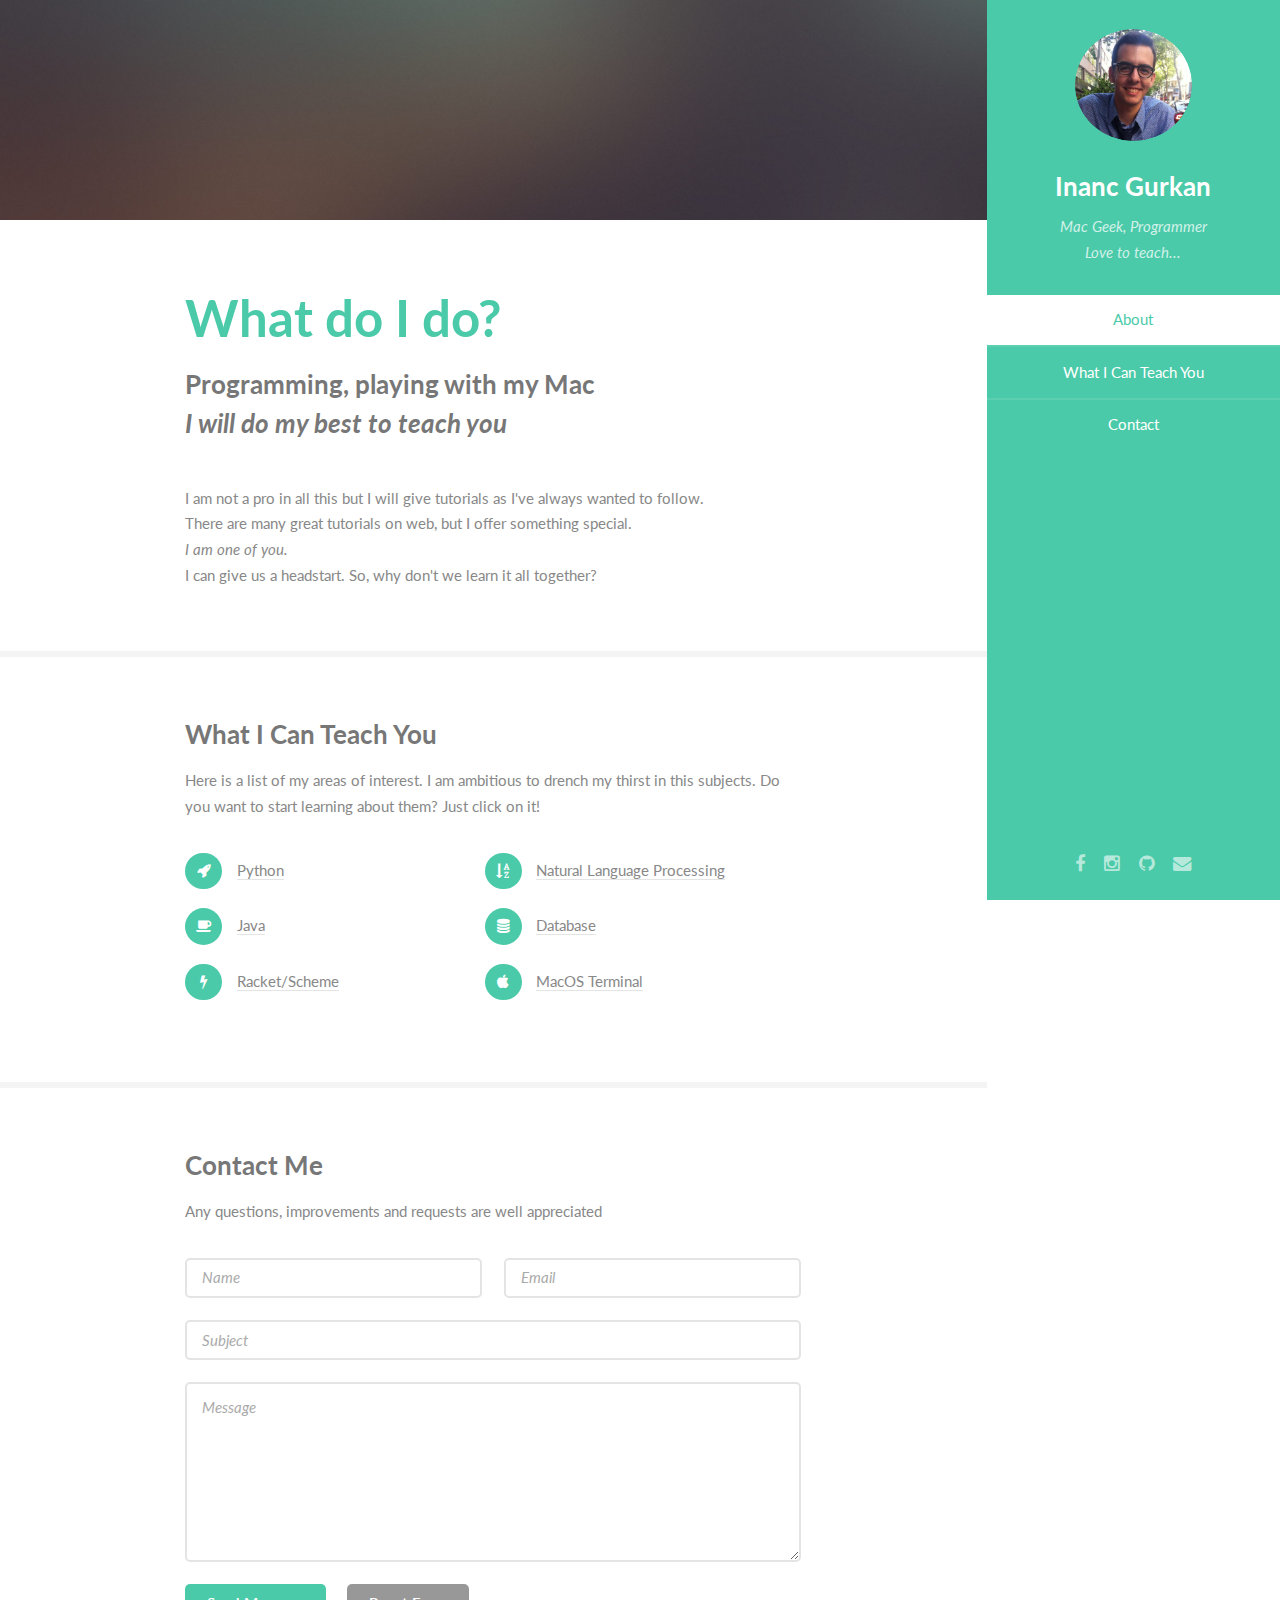
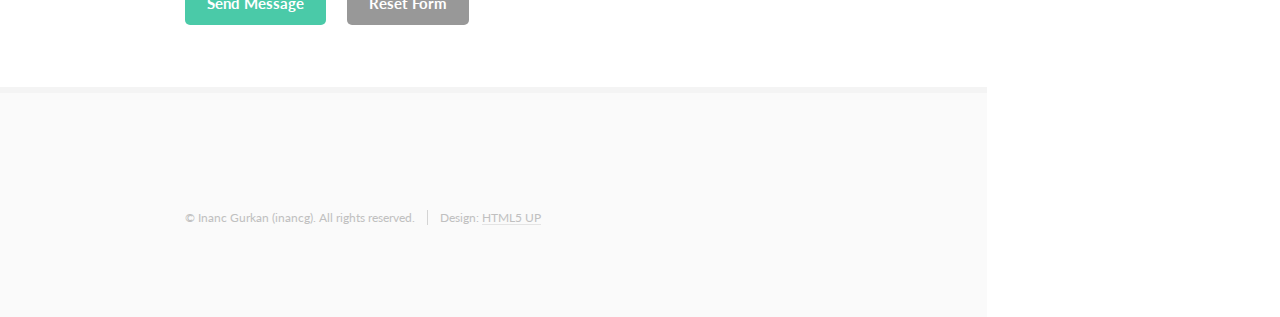
<file: index.html>
<!DOCTYPE HTML>
<!--
	Read Only by HTML5 UP
	html5up.net | @n33co
	Free for personal and commercial use under the CCA 3.0 license (html5up.net/license)
-->
<html>
	<head>
		<title>Inanc Gurkan (inancg)</title>
		<meta http-equiv="content-type" content="text/html; charset=utf-8" />
		<meta name="description" content="" />
		<meta name="keywords" content="" />
		<!--[if lte IE 8]><script src="css/ie/html5shiv.js"></script><![endif]-->
		<script src="js/jquery.min.js"></script>
		<script src="js/jquery.scrollzer.min.js"></script>
		<script src="js/jquery.scrolly.min.js"></script>
		<script src="js/skel.min.js"></script>
		<script src="js/skel-layers.min.js"></script>
		<script src="js/init.js"></script>
		<noscript>
			<link rel="stylesheet" href="css/skel.css" />
			<link rel="stylesheet" href="css/style.css" />
			<link rel="stylesheet" href="css/style-xlarge.css" />
		</noscript>
		<!--[if lte IE 8]><link rel="stylesheet" href="css/ie/v8.css" /><![endif]-->
	</head>
	<body>
		<div id="wrapper">

			<!-- Header -->
				<section id="header" class="skel-layers-fixed">
					<header>
						<span class="image avatar"><img src="images/avatar.png" alt="" /></span>
						<h1 id="logo"><a href="#">Inanc Gurkan</a></h1>
						<p>Mac Geek, Programmer<br />
						Love to teach...</p>
					</header>
					<nav id="nav">
						<ul>
							<li><a href="#one" class="active">About</a></li>
							<li><a href="#two">What I Can Teach You</a></li>
							<!-- <li><a href="#three">A Few Accomplishments</a></li> -->
							<li><a href="#four">Contact</a></li>
						</ul>
					</nav>
					<footer>
						<ul class="icons">
							<li><a href="#" class="icon fa-facebook"><span class="label">Facebook</span></a></li>
							<li><a href="#" class="icon fa-instagram"><span class="label">Instagram</span></a></li>
							<li><a href="http://github.com/igurkan" class="icon fa-github"><span class="label">Github</span></a></li>
							<li><a href="./tutorial/../tutorial/pytut.html" class="icon fa-envelope"><span class="label">Email</span></a></li>
						</ul>
					</footer>
				</section>

			<!-- Main -->
				<div id="main">

					<!-- One -->
						<section id="one">
							<div class="container">
								<header class="major">
									<h2>What do I do?</h2>
									<p>Programming, playing with my Mac<br />
									<i>I will do my best to teach you</i></p>
								</header>
								<p>I am not a pro in all this but I will give tutorials as I've always wanted to follow.
								</br>There are many great tutorials on web, but I offer something special.
								</br><i>I am one of you.</i><br>I can give us a headstart. So, why don't we learn it all together?</p>
							</div>
						</section>

					<!-- Two -->
						<section id="two">
							<div class="container">
								<h3>What I Can Teach You</h3>
								<p>Here is a list of my areas of interest. I am ambitious to drench my thirst in this subjects. Do you want to start learning about them? Just click on it!</p>
								<ul class="feature-icons">
									<li class="fa-rocket"><a href="tutorials.html">Python</a></li>
									<li class="fa-sort-alpha-asc"><a href="tutorials.html">Natural Language Processing</a></li>
									<li class="fa-coffee"><a href="tutorials.html">Java</a></li>
									<li class="fa-database"><a href="tutorials.html">Database</a></li>
									<li class="fa-bolt"><a href="tutorials.html">Racket/Scheme</a></li>
									<li class="fa-apple"><a href="tutorials.html">MacOS Terminal</a></li>
								</ul>
							</div>
						</section>

					<!-- Three -->
					<!--
						<section id="three">
							<div class="container">
								<h3>A Few Accomplishments</h3>
								<p>Integer eu ante ornare amet commetus vestibulum blandit integer in curae ac faucibus integer non. Adipiscing cubilia elementum integer. Integer eu ante ornare amet commetus.</p>
								<div class="features">
									<article>
										<a href="#" class="image"><img src="images/pic01.jpg" alt="" /></a>
										<div class="inner">
											<h4>Possibly broke spacetime</h4>
											<p>Integer eu ante ornare amet commetus vestibulum blandit integer in curae ac faucibus integer adipiscing ornare amet.</p>
										</div>
									</article>
									<article>
										<a href="#" class="image"><img src="images/pic02.jpg" alt="" /></a>
										<div class="inner">
											<h4>Terraformed a small moon</h4>
											<p>Integer eu ante ornare amet commetus vestibulum blandit integer in curae ac faucibus integer adipiscing ornare amet.</p>
										</div>
									</article>
									<article>
										<a href="#" class="image"><img src="images/pic03.jpg" alt="" /></a>
										<div class="inner">
											<h4>Snapped dark matter in the wild</h4>
											<p>Integer eu ante ornare amet commetus vestibulum blandit integer in curae ac faucibus integer adipiscing ornare amet.</p>
										</div>
									</article>
								</div>
							</div>
						</section>
					-->
					<!-- Four -->
						<section id="four">
							<div class="container">
								<h3>Contact Me</h3>
								<p>Any questions, improvements and requests are well appreciated</p>
								<form method="post" action="#">
									<div class="row uniform">
										<div class="6u 12u(xsmall)"><input type="text" name="name" id="name" placeholder="Name" /></div>
										<div class="6u 12u(xsmall)"><input type="email" name="email" id="email" placeholder="Email" /></div>
									</div>
									<div class="row uniform">
										<div class="12u"><input type="text" name="subject" id="subject" placeholder="Subject" /></div>
									</div>
									<div class="row uniform">
										<div class="12u"><textarea name="message" id="message" placeholder="Message" rows="6"></textarea></div>
									</div>
									<div class="row uniform">
										<div class="12u">
											<ul class="actions">
												<li><input type="submit" class="special" value="Send Message" /></li>
												<li><input type="reset" value="Reset Form" /></li>
											</ul>
										</div>
									</div>
								</form>
							</div>
						</section>

					<!-- Five -->
					<!--
						<section id="five">
							<div class="container">
								<h3>Elements</h3>

								<section>
									<h4>Text</h4>
									<p>This is <b>bold</b> and this is <strong>strong</strong>. This is <i>italic</i> and this is <em>emphasized</em>.
									This is <sup>superscript</sup> text and this is <sub>subscript</sub> text.
									This is <u>underlined</u> and this is code: <code>for (;;) { ... }</code>. Finally, <a href="#">this is a link</a>.</p>
									<hr />
									<header>
										<h4>Heading with a Subtitle</h4>
										<p>Lorem ipsum dolor sit amet nullam id egestas urna aliquam</p>
									</header>
									<p>Nunc lacinia ante nunc ac lobortis. Interdum adipiscing gravida odio porttitor sem non mi integer non faucibus ornare mi ut ante amet placerat aliquet. Volutpat eu sed ante lacinia sapien lorem accumsan varius montes viverra nibh in adipiscing blandit tempus accumsan.</p>
									<header>
										<h5>Heading with a Subtitle</h5>
										<p>Lorem ipsum dolor sit amet nullam id egestas urna aliquam</p>
									</header>
									<p>Nunc lacinia ante nunc ac lobortis. Interdum adipiscing gravida odio porttitor sem non mi integer non faucibus ornare mi ut ante amet placerat aliquet. Volutpat eu sed ante lacinia sapien lorem accumsan varius montes viverra nibh in adipiscing blandit tempus accumsan.</p>
									<hr />
									<h2>Heading Level 2</h2>
									<h3>Heading Level 3</h3>
									<h4>Heading Level 4</h4>
									<h5>Heading Level 5</h5>
									<h6>Heading Level 6</h6>
									<hr />
									<h5>Blockquote</h5>
									<blockquote>Fringilla nisl. Donec accumsan interdum nisi, quis tincidunt felis sagittis eget tempus euismod. Vestibulum ante ipsum primis in faucibus vestibulum. Blandit adipiscing eu felis iaculis volutpat ac adipiscing accumsan faucibus. Vestibulum ante ipsum primis in faucibus lorem ipsum dolor sit amet nullam adipiscing eu felis.</blockquote>
									<h5>Preformatted</h5>
									<pre><code>i = 0;

while (!deck.isInOrder()) {
    print 'Iteration ' + i;
    deck.shuffle();
    i++;
}

print 'It took ' + i + ' iterations to sort the deck.';</code></pre>
								</section>

								<section>
									<h4>Lists</h4>
									<div class="row">
										<div class="6u 12u(xsmall)">
											<h5>Unordered</h5>
											<ul>
												<li>Dolor pulvinar etiam magna etiam.</li>
												<li>Sagittis adipiscing lorem eleifend.</li>
												<li>Felis enim feugiat dolore viverra.</li>
											</ul>
											<h5>Alternate</h5>
											<ul class="alt">
												<li>Dolor pulvinar etiam magna etiam.</li>
												<li>Sagittis adipiscing lorem eleifend.</li>
												<li>Felis enim feugiat dolore viverra.</li>
											</ul>
										</div>
										<div class="6u 12u(xsmall)">
											<h5>Ordered</h5>
											<ol>
												<li>Dolor pulvinar etiam magna etiam.</li>
												<li>Etiam vel felis at lorem sed viverra.</li>
												<li>Felis enim feugiat dolore viverra.</li>
												<li>Dolor pulvinar etiam magna etiam.</li>
												<li>Etiam vel felis at lorem sed viverra.</li>
												<li>Felis enim feugiat dolore viverra.</li>
											</ol>
											<h5>Icons</h5>
											<ul class="icons">
												<li><a href="#" class="icon fa-twitter"><span class="label">Twitter</span></a></li>
												<li><a href="#" class="icon fa-facebook"><span class="label">Facebook</span></a></li>
												<li><a href="#" class="icon fa-instagram"><span class="label">Instagram</span></a></li>
												<li><a href="#" class="icon fa-github"><span class="label">Github</span></a></li>
												<li><a href="#" class="icon fa-dribbble"><span class="label">Dribbble</span></a></li>
												<li><a href="#" class="icon fa-tumblr"><span class="label">Tumblr</span></a></li>
											</ul>
										</div>
									</div>
									<h5>Actions</h5>
									<ul class="actions">
										<li><a href="#" class="button special">Default</a></li>
										<li><a href="#" class="button">Default</a></li>
										<li><a href="#" class="button alt">Default</a></li>
									</ul>
									<ul class="actions small">
										<li><a href="#" class="button special small">Small</a></li>
										<li><a href="#" class="button small">Small</a></li>
										<li><a href="#" class="button alt small">Small</a></li>
									</ul>
									<div class="row">
										<div class="3u 6u(medium) 12u$(xsmall)">
											<ul class="actions vertical">
												<li><a href="#" class="button special">Default</a></li>
												<li><a href="#" class="button">Default</a></li>
												<li><a href="#" class="button alt">Default</a></li>
											</ul>
										</div>
										<div class="3u 6u$(medium) 12u$(xsmall)">
											<ul class="actions vertical small">
												<li><a href="#" class="button special small">Small</a></li>
												<li><a href="#" class="button small">Small</a></li>
												<li><a href="#" class="button alt small">Small</a></li>
											</ul>
										</div>
										<div class="3u 6u(medium) 12u$(xsmall)">
											<ul class="actions vertical">
												<li><a href="#" class="button special fit">Default</a></li>
												<li><a href="#" class="button fit">Default</a></li>
												<li><a href="#" class="button alt fit">Default</a></li>
											</ul>
										</div>
										<div class="3u 6u$(medium) 12u$(xsmall)">
											<ul class="actions vertical small">
												<li><a href="#" class="button special small fit">Small</a></li>
												<li><a href="#" class="button small fit">Small</a></li>
												<li><a href="#" class="button alt small fit">Small</a></li>
											</ul>
										</div>
									</div>
								</section>

								<section>
									<h4>Table</h4>
									<h5>Default</h5>
									<div class="table-wrapper">
										<table>
											<thead>
												<tr>
													<th>Name</th>
													<th>Description</th>
													<th>Price</th>
												</tr>
											</thead>
											<tbody>
												<tr>
													<td>Item One</td>
													<td>Ante turpis integer aliquet porttitor.</td>
													<td>29.99</td>
												</tr>
												<tr>
													<td>Item Two</td>
													<td>Vis ac commodo adipiscing arcu aliquet.</td>
													<td>19.99</td>
												</tr>
												<tr>
													<td>Item Three</td>
													<td> Morbi faucibus arcu accumsan lorem.</td>
													<td>29.99</td>
												</tr>
												<tr>
													<td>Item Four</td>
													<td>Vitae integer tempus condimentum.</td>
													<td>19.99</td>
												</tr>
												<tr>
													<td>Item Five</td>
													<td>Ante turpis integer aliquet porttitor.</td>
													<td>29.99</td>
												</tr>
											</tbody>
											<tfoot>
												<tr>
													<td colspan="2"></td>
													<td>100.00</td>
												</tr>
											</tfoot>
										</table>
									</div>

									<h5>Alternate</h5>
									<div class="table-wrapper">
										<table class="alt">
											<thead>
												<tr>
													<th>Name</th>
													<th>Description</th>
													<th>Price</th>
												</tr>
											</thead>
											<tbody>
												<tr>
													<td>Item One</td>
													<td>Ante turpis integer aliquet porttitor.</td>
													<td>29.99</td>
												</tr>
												<tr>
													<td>Item Two</td>
													<td>Vis ac commodo adipiscing arcu aliquet.</td>
													<td>19.99</td>
												</tr>
												<tr>
													<td>Item Three</td>
													<td> Morbi faucibus arcu accumsan lorem.</td>
													<td>29.99</td>
												</tr>
												<tr>
													<td>Item Four</td>
													<td>Vitae integer tempus condimentum.</td>
													<td>19.99</td>
												</tr>
												<tr>
													<td>Item Five</td>
													<td>Ante turpis integer aliquet porttitor.</td>
													<td>29.99</td>
												</tr>
											</tbody>
											<tfoot>
												<tr>
													<td colspan="2"></td>
													<td>100.00</td>
												</tr>
											</tfoot>
										</table>
									</div>
								</section>

								<section>
									<h4>Buttons</h4>
									<ul class="actions">
										<li><a href="#" class="button special">Special</a></li>
										<li><a href="#" class="button">Default</a></li>
										<li><a href="#" class="button alt">Alternate</a></li>
									</ul>
									<ul class="actions">
										<li><a href="#" class="button special big">Big</a></li>
										<li><a href="#" class="button">Default</a></li>
										<li><a href="#" class="button alt small">Small</a></li>
									</ul>
									<ul class="actions fit">
										<li><a href="#" class="button special fit">Fit</a></li>
										<li><a href="#" class="button fit">Fit</a></li>
										<li><a href="#" class="button alt fit">Fit</a></li>
									</ul>
									<ul class="actions fit small">
										<li><a href="#" class="button special fit small">Fit + Small</a></li>
										<li><a href="#" class="button fit small">Fit + Small</a></li>
										<li><a href="#" class="button alt fit small">Fit + Small</a></li>
									</ul>
									<ul class="actions">
										<li><a href="#" class="button special icon fa-download">Icon</a></li>
										<li><a href="#" class="button icon fa-download">Icon</a></li>
										<li><a href="#" class="button alt icon fa-check">Icon</a></li>
									</ul>
									<ul class="actions">
										<li><span class="button special disabled">Special</span></li>
										<li><span class="button disabled">Default</span></li>
										<li><span class="button alt disabled">Alternate</span></li>
									</ul>
								</section>

								<section>
									<h4>Form</h4>
									<form method="post" action="#">
										<div class="row uniform">
											<div class="6u 12u(xsmall)">
												<input type="text" name="demo-name" id="demo-name" value="" placeholder="Name" />
											</div>
											<div class="6u 12u(xsmall)">
												<input type="email" name="demo-email" id="demo-email" value="" placeholder="Email" />
											</div>
										</div>
										<div class="row uniform">
											<div class="12u">
												<div class="select-wrapper">
													<select name="demo-category" id="demo-category">
														<option value="">- Category -</option>
														<option value="1">Manufacturing</option>
														<option value="1">Shipping</option>
														<option value="1">Administration</option>
														<option value="1">Human Resources</option>
													</select>
												</div>
											</div>
										</div>
										<div class="row uniform">
											<div class="4u 12u(medium)">
												<input type="radio" id="demo-priority-low" name="demo-priority" checked>
												<label for="demo-priority-low">Low Priority</label>
											</div>
											<div class="4u 12u(medium)">
												<input type="radio" id="demo-priority-normal" name="demo-priority">
												<label for="demo-priority-normal">Normal Priority</label>
											</div>
											<div class="4u 12u(medium)">
												<input type="radio" id="demo-priority-high" name="demo-priority">
												<label for="demo-priority-high">High Priority</label>
											</div>
										</div>
										<div class="row uniform">
											<div class="6u 12u(medium)">
												<input type="checkbox" id="demo-copy" name="demo-copy">
												<label for="demo-copy">Email me a copy of this message</label>
											</div>
											<div class="6u 12u(medium)">
												<input type="checkbox" id="demo-human" name="demo-human" checked>
												<label for="demo-human">I am a human and not a robot</label>
											</div>
										</div>
										<div class="row uniform">
											<div class="12u">
												<textarea name="demo-message" id="demo-message" placeholder="Enter your message" rows="6"></textarea>
											</div>
										</div>
										<div class="row uniform">
											<div class="12u">
												<ul class="actions">
													<li><input type="submit" value="Send Message" /></li>
													<li><input type="reset" value="Reset" class="alt" /></li>
												</ul>
											</div>
										</div>
									</form>
								</section>

								<section>
									<h4>Image</h4>
									<h5>Fit</h5>
									<span class="image fit"><img src="images/banner.jpg" alt="" /></span>
									<div class="box alt">
										<div class="row 50% uniform">
											<div class="4u"><span class="image fit"><img src="images/pic01.jpg" alt="" /></span></div>
											<div class="4u"><span class="image fit"><img src="images/pic02.jpg" alt="" /></span></div>
											<div class="4u"><span class="image fit"><img src="images/pic03.jpg" alt="" /></span></div>
										</div>
										<div class="row 50% uniform">
											<div class="4u"><span class="image fit"><img src="images/pic02.jpg" alt="" /></span></div>
											<div class="4u"><span class="image fit"><img src="images/pic03.jpg" alt="" /></span></div>
											<div class="4u"><span class="image fit"><img src="images/pic01.jpg" alt="" /></span></div>
										</div>
										<div class="row 50% uniform">
											<div class="4u"><span class="image fit"><img src="images/pic03.jpg" alt="" /></span></div>
											<div class="4u"><span class="image fit"><img src="images/pic01.jpg" alt="" /></span></div>
											<div class="4u"><span class="image fit"><img src="images/pic02.jpg" alt="" /></span></div>
										</div>
									</div>
									<h5>Left &amp; Right</h5>
									<p><span class="image left"><img src="images/avatar.jpg" alt="" /></span>Fringilla nisl. Donec accumsan interdum nisi, quis tincidunt felis sagittis eget. tempus euismod. Vestibulum ante ipsum primis in faucibus vestibulum. Blandit adipiscing eu felis iaculis volutpat ac adipiscing accumsan eu faucibus. Integer ac pellentesque praesent tincidunt felis sagittis eget. tempus euismod. Vestibulum ante ipsum primis in faucibus vestibulum. Blandit adipiscing eu felis iaculis volutpat ac adipiscing accumsan eu faucibus. Integer ac pellentesque praesent. Donec accumsan interdum nisi, quis tincidunt felis sagittis eget. tempus euismod. Vestibulum ante ipsum primis in faucibus vestibulum. Blandit adipiscing eu felis iaculis volutpat ac adipiscing accumsan eu faucibus. Integer ac pellentesque praesent tincidunt felis sagittis eget. tempus euismod. Vestibulum ante ipsum primis in faucibus vestibulum. Blandit adipiscing eu felis iaculis volutpat ac adipiscing accumsan eu faucibus. Integer ac pellentesque praesent.</p>
									<p><span class="image right"><img src="images/avatar.jpg" alt="" /></span>Fringilla nisl. Donec accumsan interdum nisi, quis tincidunt felis sagittis eget. tempus euismod. Vestibulum ante ipsum primis in faucibus vestibulum. Blandit adipiscing eu felis iaculis volutpat ac adipiscing accumsan eu faucibus. Integer ac pellentesque praesent tincidunt felis sagittis eget. tempus euismod. Vestibulum ante ipsum primis in faucibus vestibulum. Blandit adipiscing eu felis iaculis volutpat ac adipiscing accumsan eu faucibus. Integer ac pellentesque praesent. Donec accumsan interdum nisi, quis tincidunt felis sagittis eget. tempus euismod. Vestibulum ante ipsum primis in faucibus vestibulum. Blandit adipiscing eu felis iaculis volutpat ac adipiscing accumsan eu faucibus. Integer ac pellentesque praesent tincidunt felis sagittis eget. tempus euismod. Vestibulum ante ipsum primis in faucibus vestibulum. Blandit adipiscing eu felis iaculis volutpat ac adipiscing accumsan eu faucibus. Integer ac pellentesque praesent.</p>
								</section>

							</div>
						</section>
					

				</div>
			-->
			<!-- Footer -->
				<section id="footer">
					<div class="container">
						<ul class="copyright">
							<li>&copy; Inanc Gurkan (inancg). All rights reserved.</li><li>Design: <a href="http://html5up.net">HTML5 UP</a></li>
						</ul>
					</div>
				</section>

		</div>
	</body>
</html>
</file>
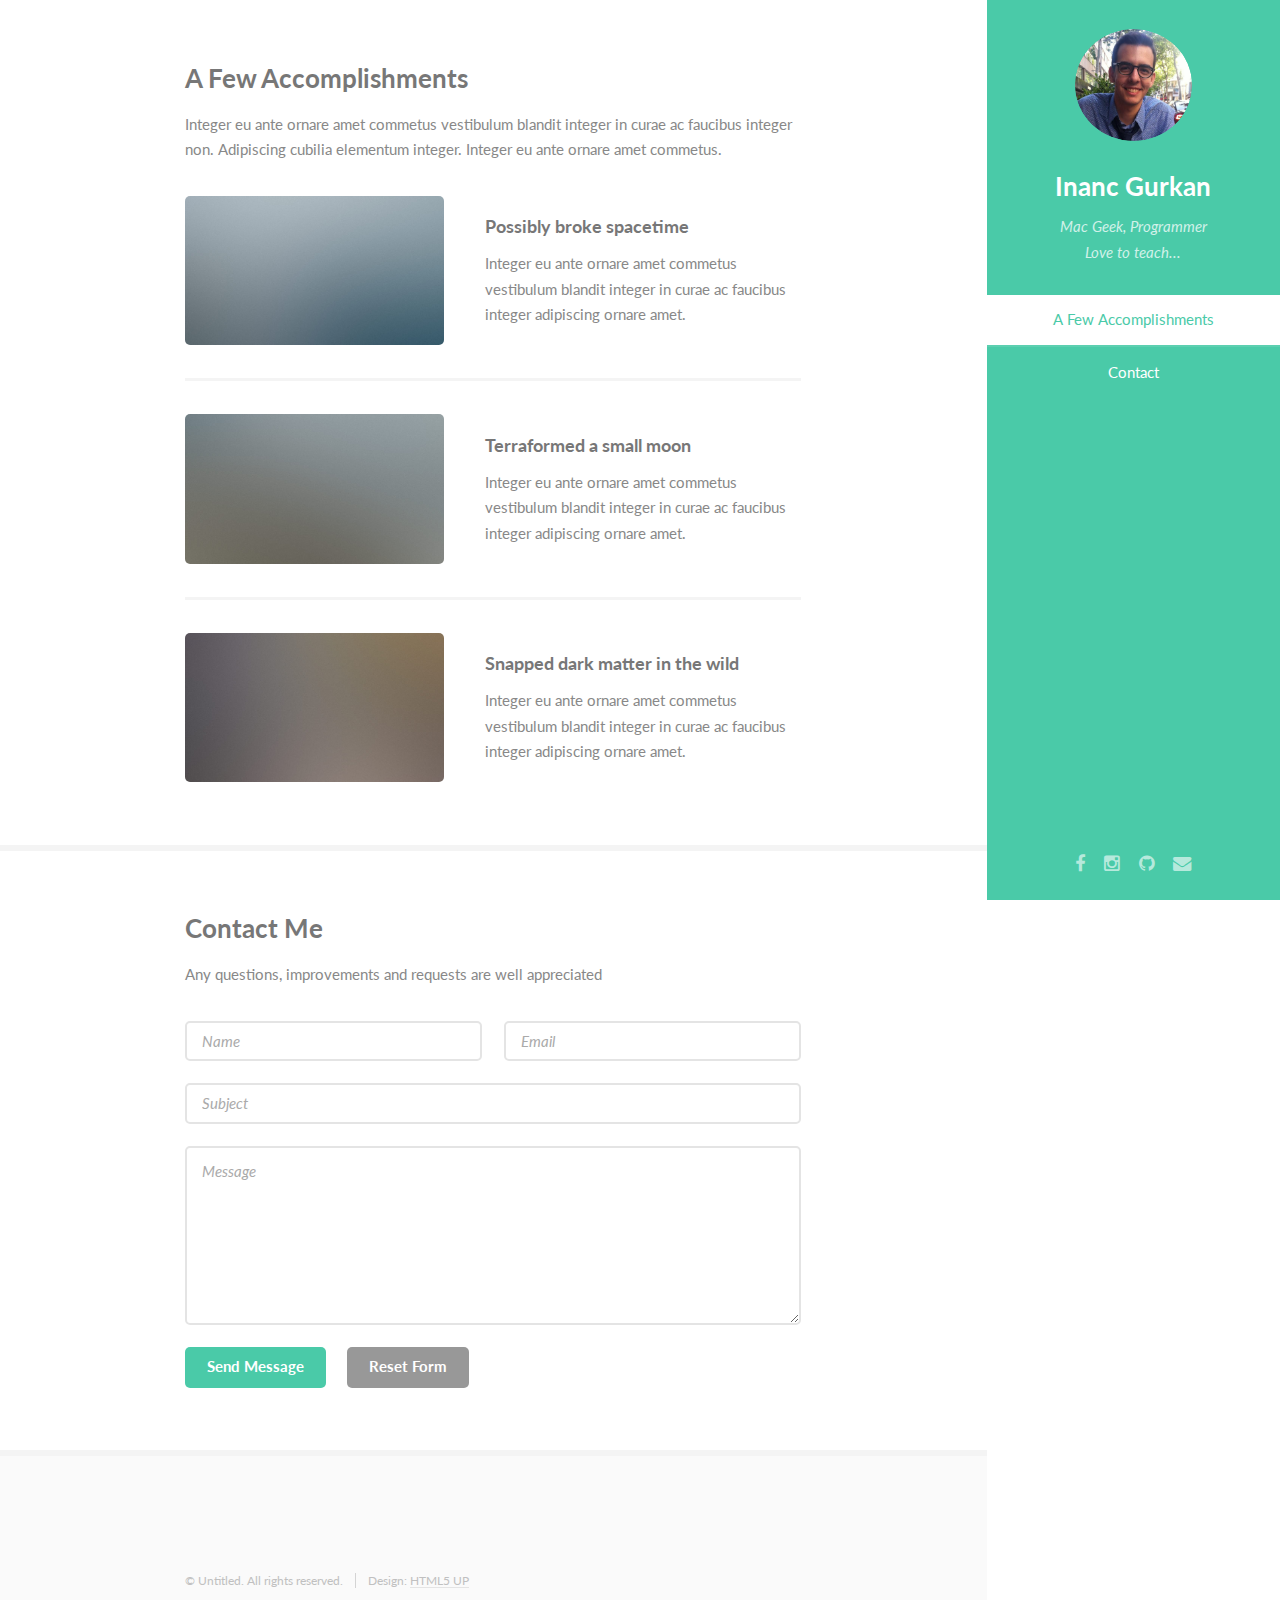
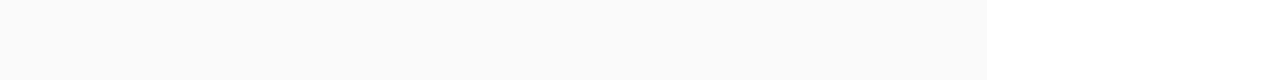
<file: cheatsheet.html>
<!DOCTYPE HTML>
<!--
	Read Only by HTML5 UP
	html5up.net | @n33co
	Free for personal and commercial use under the CCA 3.0 license (html5up.net/license)
-->
<html>
	<head>
		<title>Inanc Gurkan (inancg)</title>
		<meta http-equiv="content-type" content="text/html; charset=utf-8" />
		<meta name="description" content="" />
		<meta name="keywords" content="" />
		<!--[if lte IE 8]><script src="css/ie/html5shiv.js"></script><![endif]-->
		<script src="js/jquery.min.js"></script>
		<script src="js/jquery.scrollzer.min.js"></script>
		<script src="js/jquery.scrolly.min.js"></script>
		<script src="js/skel.min.js"></script>
		<script src="js/skel-layers.min.js"></script>
		<script src="js/init.js"></script>
		<noscript>
			<link rel="stylesheet" href="css/skel.css" />
			<link rel="stylesheet" href="css/style.css" />
			<link rel="stylesheet" href="css/style-xlarge.css" />
		</noscript>
		<!--[if lte IE 8]><link rel="stylesheet" href="css/ie/v8.css" /><![endif]-->
	</head>
	<body>
		<div id="wrapper">

			<!-- Header -->
				<section id="header" class="skel-layers-fixed">
					<header>
						<span class="image avatar"><img src="images/avatar.png" alt="" /></span>
						<h1 id="logo"><a href="#">Inanc Gurkan</a></h1>
						<p>Mac Geek, Programmer<br />
						Love to teach...</p>
					</header>
					<nav id="nav">
						<ul>
							<li><a href="#three" class="active">A Few Accomplishments</a></li>
							<li><a href="#four">Contact</a></li>
						</ul>
					</nav>
					<footer>
						<ul class="icons">
							<li><a href="#" class="icon fa-facebook"><span class="label">Facebook</span></a></li>
							<li><a href="#" class="icon fa-instagram"><span class="label">Instagram</span></a></li>
							<li><a href="http://github.com/igurkan" class="icon fa-github"><span class="label">Github</span></a></li>
							<li><a href="#" class="icon fa-envelope"><span class="label">Email</span></a></li>
						</ul>
					</footer>
				</section>

			<!-- Main -->
				<div id="main">

					<!-- Three -->
					
						<section id="three">
							<div class="container">
								<h3>A Few Accomplishments</h3>
								<p>Integer eu ante ornare amet commetus vestibulum blandit integer in curae ac faucibus integer non. Adipiscing cubilia elementum integer. Integer eu ante ornare amet commetus.</p>
								<div class="features">
									<article>
										<a href="#" class="image"><img src="images/pic01.jpg" alt="" /></a>
										<div class="inner">
											<h4>Possibly broke spacetime</h4>
											<p>Integer eu ante ornare amet commetus vestibulum blandit integer in curae ac faucibus integer adipiscing ornare amet.</p>
										</div>
									</article>
									<article>
										<a href="#" class="image"><img src="images/pic02.jpg" alt="" /></a>
										<div class="inner">
											<h4>Terraformed a small moon</h4>
											<p>Integer eu ante ornare amet commetus vestibulum blandit integer in curae ac faucibus integer adipiscing ornare amet.</p>
										</div>
									</article>
									<article>
										<a href="#" class="image"><img src="images/pic03.jpg" alt="" /></a>
										<div class="inner">
											<h4>Snapped dark matter in the wild</h4>
											<p>Integer eu ante ornare amet commetus vestibulum blandit integer in curae ac faucibus integer adipiscing ornare amet.</p>
										</div>
									</article>
								</div>
							</div>
						</section>
	
						<!-- Four -->
						<section id="four">
							<div class="container">
								<h3>Contact Me</h3>
								<p>Any questions, improvements and requests are well appreciated</p>
								<form method="post" action="#">
									<div class="row uniform">
										<div class="6u 12u(xsmall)"><input type="text" name="name" id="name" placeholder="Name" /></div>
										<div class="6u 12u(xsmall)"><input type="email" name="email" id="email" placeholder="Email" /></div>
									</div>
									<div class="row uniform">
										<div class="12u"><input type="text" name="subject" id="subject" placeholder="Subject" /></div>
									</div>
									<div class="row uniform">
										<div class="12u"><textarea name="message" id="message" placeholder="Message" rows="6"></textarea></div>
									</div>
									<div class="row uniform">
										<div class="12u">
											<ul class="actions">
												<li><input type="submit" class="special" value="Send Message" /></li>
												<li><input type="reset" value="Reset Form" /></li>
											</ul>
										</div>
									</div>
								</form>
							</div>
						</section>

					<!-- Five -->
					<!--
						<section id="five">
							<div class="container">
								<h3>Elements</h3>

								<section>
									<h4>Text</h4>
									<p>This is <b>bold</b> and this is <strong>strong</strong>. This is <i>italic</i> and this is <em>emphasized</em>.
									This is <sup>superscript</sup> text and this is <sub>subscript</sub> text.
									This is <u>underlined</u> and this is code: <code>for (;;) { ... }</code>. Finally, <a href="#">this is a link</a>.</p>
									<hr />
									<header>
										<h4>Heading with a Subtitle</h4>
										<p>Lorem ipsum dolor sit amet nullam id egestas urna aliquam</p>
									</header>
									<p>Nunc lacinia ante nunc ac lobortis. Interdum adipiscing gravida odio porttitor sem non mi integer non faucibus ornare mi ut ante amet placerat aliquet. Volutpat eu sed ante lacinia sapien lorem accumsan varius montes viverra nibh in adipiscing blandit tempus accumsan.</p>
									<header>
										<h5>Heading with a Subtitle</h5>
										<p>Lorem ipsum dolor sit amet nullam id egestas urna aliquam</p>
									</header>
									<p>Nunc lacinia ante nunc ac lobortis. Interdum adipiscing gravida odio porttitor sem non mi integer non faucibus ornare mi ut ante amet placerat aliquet. Volutpat eu sed ante lacinia sapien lorem accumsan varius montes viverra nibh in adipiscing blandit tempus accumsan.</p>
									<hr />
									<h2>Heading Level 2</h2>
									<h3>Heading Level 3</h3>
									<h4>Heading Level 4</h4>
									<h5>Heading Level 5</h5>
									<h6>Heading Level 6</h6>
									<hr />
									<h5>Blockquote</h5>
									<blockquote>Fringilla nisl. Donec accumsan interdum nisi, quis tincidunt felis sagittis eget tempus euismod. Vestibulum ante ipsum primis in faucibus vestibulum. Blandit adipiscing eu felis iaculis volutpat ac adipiscing accumsan faucibus. Vestibulum ante ipsum primis in faucibus lorem ipsum dolor sit amet nullam adipiscing eu felis.</blockquote>
									<h5>Preformatted</h5>
									<pre><code>i = 0;

while (!deck.isInOrder()) {
    print 'Iteration ' + i;
    deck.shuffle();
    i++;
}

print 'It took ' + i + ' iterations to sort the deck.';</code></pre>
								</section>

								<section>
									<h4>Lists</h4>
									<div class="row">
										<div class="6u 12u(xsmall)">
											<h5>Unordered</h5>
											<ul>
												<li>Dolor pulvinar etiam magna etiam.</li>
												<li>Sagittis adipiscing lorem eleifend.</li>
												<li>Felis enim feugiat dolore viverra.</li>
											</ul>
											<h5>Alternate</h5>
											<ul class="alt">
												<li>Dolor pulvinar etiam magna etiam.</li>
												<li>Sagittis adipiscing lorem eleifend.</li>
												<li>Felis enim feugiat dolore viverra.</li>
											</ul>
										</div>
										<div class="6u 12u(xsmall)">
											<h5>Ordered</h5>
											<ol>
												<li>Dolor pulvinar etiam magna etiam.</li>
												<li>Etiam vel felis at lorem sed viverra.</li>
												<li>Felis enim feugiat dolore viverra.</li>
												<li>Dolor pulvinar etiam magna etiam.</li>
												<li>Etiam vel felis at lorem sed viverra.</li>
												<li>Felis enim feugiat dolore viverra.</li>
											</ol>
											<h5>Icons</h5>
											<ul class="icons">
												<li><a href="#" class="icon fa-twitter"><span class="label">Twitter</span></a></li>
												<li><a href="#" class="icon fa-facebook"><span class="label">Facebook</span></a></li>
												<li><a href="#" class="icon fa-instagram"><span class="label">Instagram</span></a></li>
												<li><a href="#" class="icon fa-github"><span class="label">Github</span></a></li>
												<li><a href="#" class="icon fa-dribbble"><span class="label">Dribbble</span></a></li>
												<li><a href="#" class="icon fa-tumblr"><span class="label">Tumblr</span></a></li>
											</ul>
										</div>
									</div>
									<h5>Actions</h5>
									<ul class="actions">
										<li><a href="#" class="button special">Default</a></li>
										<li><a href="#" class="button">Default</a></li>
										<li><a href="#" class="button alt">Default</a></li>
									</ul>
									<ul class="actions small">
										<li><a href="#" class="button special small">Small</a></li>
										<li><a href="#" class="button small">Small</a></li>
										<li><a href="#" class="button alt small">Small</a></li>
									</ul>
									<div class="row">
										<div class="3u 6u(medium) 12u$(xsmall)">
											<ul class="actions vertical">
												<li><a href="#" class="button special">Default</a></li>
												<li><a href="#" class="button">Default</a></li>
												<li><a href="#" class="button alt">Default</a></li>
											</ul>
										</div>
										<div class="3u 6u$(medium) 12u$(xsmall)">
											<ul class="actions vertical small">
												<li><a href="#" class="button special small">Small</a></li>
												<li><a href="#" class="button small">Small</a></li>
												<li><a href="#" class="button alt small">Small</a></li>
											</ul>
										</div>
										<div class="3u 6u(medium) 12u$(xsmall)">
											<ul class="actions vertical">
												<li><a href="#" class="button special fit">Default</a></li>
												<li><a href="#" class="button fit">Default</a></li>
												<li><a href="#" class="button alt fit">Default</a></li>
											</ul>
										</div>
										<div class="3u 6u$(medium) 12u$(xsmall)">
											<ul class="actions vertical small">
												<li><a href="#" class="button special small fit">Small</a></li>
												<li><a href="#" class="button small fit">Small</a></li>
												<li><a href="#" class="button alt small fit">Small</a></li>
											</ul>
										</div>
									</div>
								</section>

								<section>
									<h4>Table</h4>
									<h5>Default</h5>
									<div class="table-wrapper">
										<table>
											<thead>
												<tr>
													<th>Name</th>
													<th>Description</th>
													<th>Price</th>
												</tr>
											</thead>
											<tbody>
												<tr>
													<td>Item One</td>
													<td>Ante turpis integer aliquet porttitor.</td>
													<td>29.99</td>
												</tr>
												<tr>
													<td>Item Two</td>
													<td>Vis ac commodo adipiscing arcu aliquet.</td>
													<td>19.99</td>
												</tr>
												<tr>
													<td>Item Three</td>
													<td> Morbi faucibus arcu accumsan lorem.</td>
													<td>29.99</td>
												</tr>
												<tr>
													<td>Item Four</td>
													<td>Vitae integer tempus condimentum.</td>
													<td>19.99</td>
												</tr>
												<tr>
													<td>Item Five</td>
													<td>Ante turpis integer aliquet porttitor.</td>
													<td>29.99</td>
												</tr>
											</tbody>
											<tfoot>
												<tr>
													<td colspan="2"></td>
													<td>100.00</td>
												</tr>
											</tfoot>
										</table>
									</div>

									<h5>Alternate</h5>
									<div class="table-wrapper">
										<table class="alt">
											<thead>
												<tr>
													<th>Name</th>
													<th>Description</th>
													<th>Price</th>
												</tr>
											</thead>
											<tbody>
												<tr>
													<td>Item One</td>
													<td>Ante turpis integer aliquet porttitor.</td>
													<td>29.99</td>
												</tr>
												<tr>
													<td>Item Two</td>
													<td>Vis ac commodo adipiscing arcu aliquet.</td>
													<td>19.99</td>
												</tr>
												<tr>
													<td>Item Three</td>
													<td> Morbi faucibus arcu accumsan lorem.</td>
													<td>29.99</td>
												</tr>
												<tr>
													<td>Item Four</td>
													<td>Vitae integer tempus condimentum.</td>
													<td>19.99</td>
												</tr>
												<tr>
													<td>Item Five</td>
													<td>Ante turpis integer aliquet porttitor.</td>
													<td>29.99</td>
												</tr>
											</tbody>
											<tfoot>
												<tr>
													<td colspan="2"></td>
													<td>100.00</td>
												</tr>
											</tfoot>
										</table>
									</div>
								</section>

								<section>
									<h4>Buttons</h4>
									<ul class="actions">
										<li><a href="#" class="button special">Special</a></li>
										<li><a href="#" class="button">Default</a></li>
										<li><a href="#" class="button alt">Alternate</a></li>
									</ul>
									<ul class="actions">
										<li><a href="#" class="button special big">Big</a></li>
										<li><a href="#" class="button">Default</a></li>
										<li><a href="#" class="button alt small">Small</a></li>
									</ul>
									<ul class="actions fit">
										<li><a href="#" class="button special fit">Fit</a></li>
										<li><a href="#" class="button fit">Fit</a></li>
										<li><a href="#" class="button alt fit">Fit</a></li>
									</ul>
									<ul class="actions fit small">
										<li><a href="#" class="button special fit small">Fit + Small</a></li>
										<li><a href="#" class="button fit small">Fit + Small</a></li>
										<li><a href="#" class="button alt fit small">Fit + Small</a></li>
									</ul>
									<ul class="actions">
										<li><a href="#" class="button special icon fa-download">Icon</a></li>
										<li><a href="#" class="button icon fa-download">Icon</a></li>
										<li><a href="#" class="button alt icon fa-check">Icon</a></li>
									</ul>
									<ul class="actions">
										<li><span class="button special disabled">Special</span></li>
										<li><span class="button disabled">Default</span></li>
										<li><span class="button alt disabled">Alternate</span></li>
									</ul>
								</section>

								<section>
									<h4>Form</h4>
									<form method="post" action="#">
										<div class="row uniform">
											<div class="6u 12u(xsmall)">
												<input type="text" name="demo-name" id="demo-name" value="" placeholder="Name" />
											</div>
											<div class="6u 12u(xsmall)">
												<input type="email" name="demo-email" id="demo-email" value="" placeholder="Email" />
											</div>
										</div>
										<div class="row uniform">
											<div class="12u">
												<div class="select-wrapper">
													<select name="demo-category" id="demo-category">
														<option value="">- Category -</option>
														<option value="1">Manufacturing</option>
														<option value="1">Shipping</option>
														<option value="1">Administration</option>
														<option value="1">Human Resources</option>
													</select>
												</div>
											</div>
										</div>
										<div class="row uniform">
											<div class="4u 12u(medium)">
												<input type="radio" id="demo-priority-low" name="demo-priority" checked>
												<label for="demo-priority-low">Low Priority</label>
											</div>
											<div class="4u 12u(medium)">
												<input type="radio" id="demo-priority-normal" name="demo-priority">
												<label for="demo-priority-normal">Normal Priority</label>
											</div>
											<div class="4u 12u(medium)">
												<input type="radio" id="demo-priority-high" name="demo-priority">
												<label for="demo-priority-high">High Priority</label>
											</div>
										</div>
										<div class="row uniform">
											<div class="6u 12u(medium)">
												<input type="checkbox" id="demo-copy" name="demo-copy">
												<label for="demo-copy">Email me a copy of this message</label>
											</div>
											<div class="6u 12u(medium)">
												<input type="checkbox" id="demo-human" name="demo-human" checked>
												<label for="demo-human">I am a human and not a robot</label>
											</div>
										</div>
										<div class="row uniform">
											<div class="12u">
												<textarea name="demo-message" id="demo-message" placeholder="Enter your message" rows="6"></textarea>
											</div>
										</div>
										<div class="row uniform">
											<div class="12u">
												<ul class="actions">
													<li><input type="submit" value="Send Message" /></li>
													<li><input type="reset" value="Reset" class="alt" /></li>
												</ul>
											</div>
										</div>
									</form>
								</section>

								<section>
									<h4>Image</h4>
									<h5>Fit</h5>
									<span class="image fit"><img src="images/banner.jpg" alt="" /></span>
									<div class="box alt">
										<div class="row 50% uniform">
											<div class="4u"><span class="image fit"><img src="images/pic01.jpg" alt="" /></span></div>
											<div class="4u"><span class="image fit"><img src="images/pic02.jpg" alt="" /></span></div>
											<div class="4u"><span class="image fit"><img src="images/pic03.jpg" alt="" /></span></div>
										</div>
										<div class="row 50% uniform">
											<div class="4u"><span class="image fit"><img src="images/pic02.jpg" alt="" /></span></div>
											<div class="4u"><span class="image fit"><img src="images/pic03.jpg" alt="" /></span></div>
											<div class="4u"><span class="image fit"><img src="images/pic01.jpg" alt="" /></span></div>
										</div>
										<div class="row 50% uniform">
											<div class="4u"><span class="image fit"><img src="images/pic03.jpg" alt="" /></span></div>
											<div class="4u"><span class="image fit"><img src="images/pic01.jpg" alt="" /></span></div>
											<div class="4u"><span class="image fit"><img src="images/pic02.jpg" alt="" /></span></div>
										</div>
									</div>
									<h5>Left &amp; Right</h5>
									<p><span class="image left"><img src="images/avatar.jpg" alt="" /></span>Fringilla nisl. Donec accumsan interdum nisi, quis tincidunt felis sagittis eget. tempus euismod. Vestibulum ante ipsum primis in faucibus vestibulum. Blandit adipiscing eu felis iaculis volutpat ac adipiscing accumsan eu faucibus. Integer ac pellentesque praesent tincidunt felis sagittis eget. tempus euismod. Vestibulum ante ipsum primis in faucibus vestibulum. Blandit adipiscing eu felis iaculis volutpat ac adipiscing accumsan eu faucibus. Integer ac pellentesque praesent. Donec accumsan interdum nisi, quis tincidunt felis sagittis eget. tempus euismod. Vestibulum ante ipsum primis in faucibus vestibulum. Blandit adipiscing eu felis iaculis volutpat ac adipiscing accumsan eu faucibus. Integer ac pellentesque praesent tincidunt felis sagittis eget. tempus euismod. Vestibulum ante ipsum primis in faucibus vestibulum. Blandit adipiscing eu felis iaculis volutpat ac adipiscing accumsan eu faucibus. Integer ac pellentesque praesent.</p>
									<p><span class="image right"><img src="images/avatar.jpg" alt="" /></span>Fringilla nisl. Donec accumsan interdum nisi, quis tincidunt felis sagittis eget. tempus euismod. Vestibulum ante ipsum primis in faucibus vestibulum. Blandit adipiscing eu felis iaculis volutpat ac adipiscing accumsan eu faucibus. Integer ac pellentesque praesent tincidunt felis sagittis eget. tempus euismod. Vestibulum ante ipsum primis in faucibus vestibulum. Blandit adipiscing eu felis iaculis volutpat ac adipiscing accumsan eu faucibus. Integer ac pellentesque praesent. Donec accumsan interdum nisi, quis tincidunt felis sagittis eget. tempus euismod. Vestibulum ante ipsum primis in faucibus vestibulum. Blandit adipiscing eu felis iaculis volutpat ac adipiscing accumsan eu faucibus. Integer ac pellentesque praesent tincidunt felis sagittis eget. tempus euismod. Vestibulum ante ipsum primis in faucibus vestibulum. Blandit adipiscing eu felis iaculis volutpat ac adipiscing accumsan eu faucibus. Integer ac pellentesque praesent.</p>
								</section>

							</div>
						</section>
					

				</div>
			-->
			<!-- Footer -->
				<section id="footer">
					<div class="container">
						<ul class="copyright">
							<li>&copy; Untitled. All rights reserved.</li><li>Design: <a href="http://html5up.net">HTML5 UP</a></li>
						</ul>
					</div>
				</section>

		</div>
	</body>
</html>
</file>
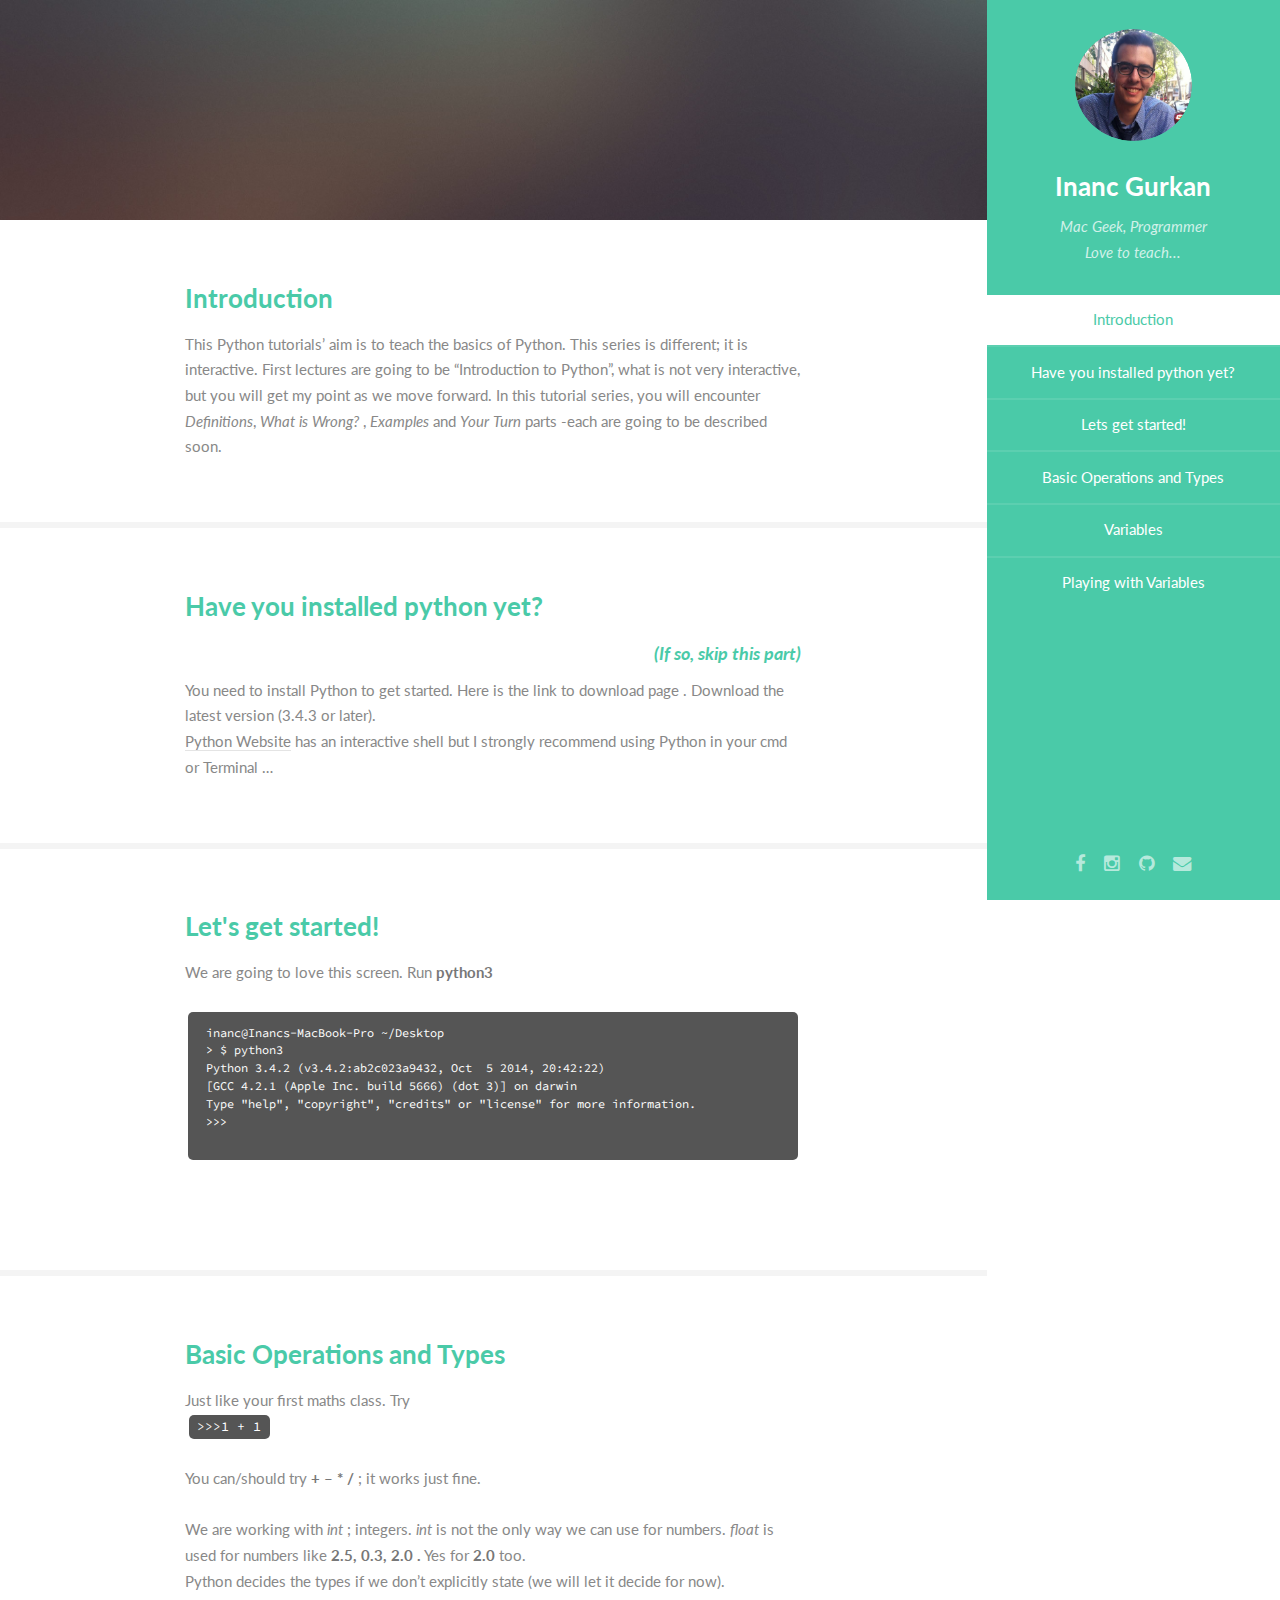
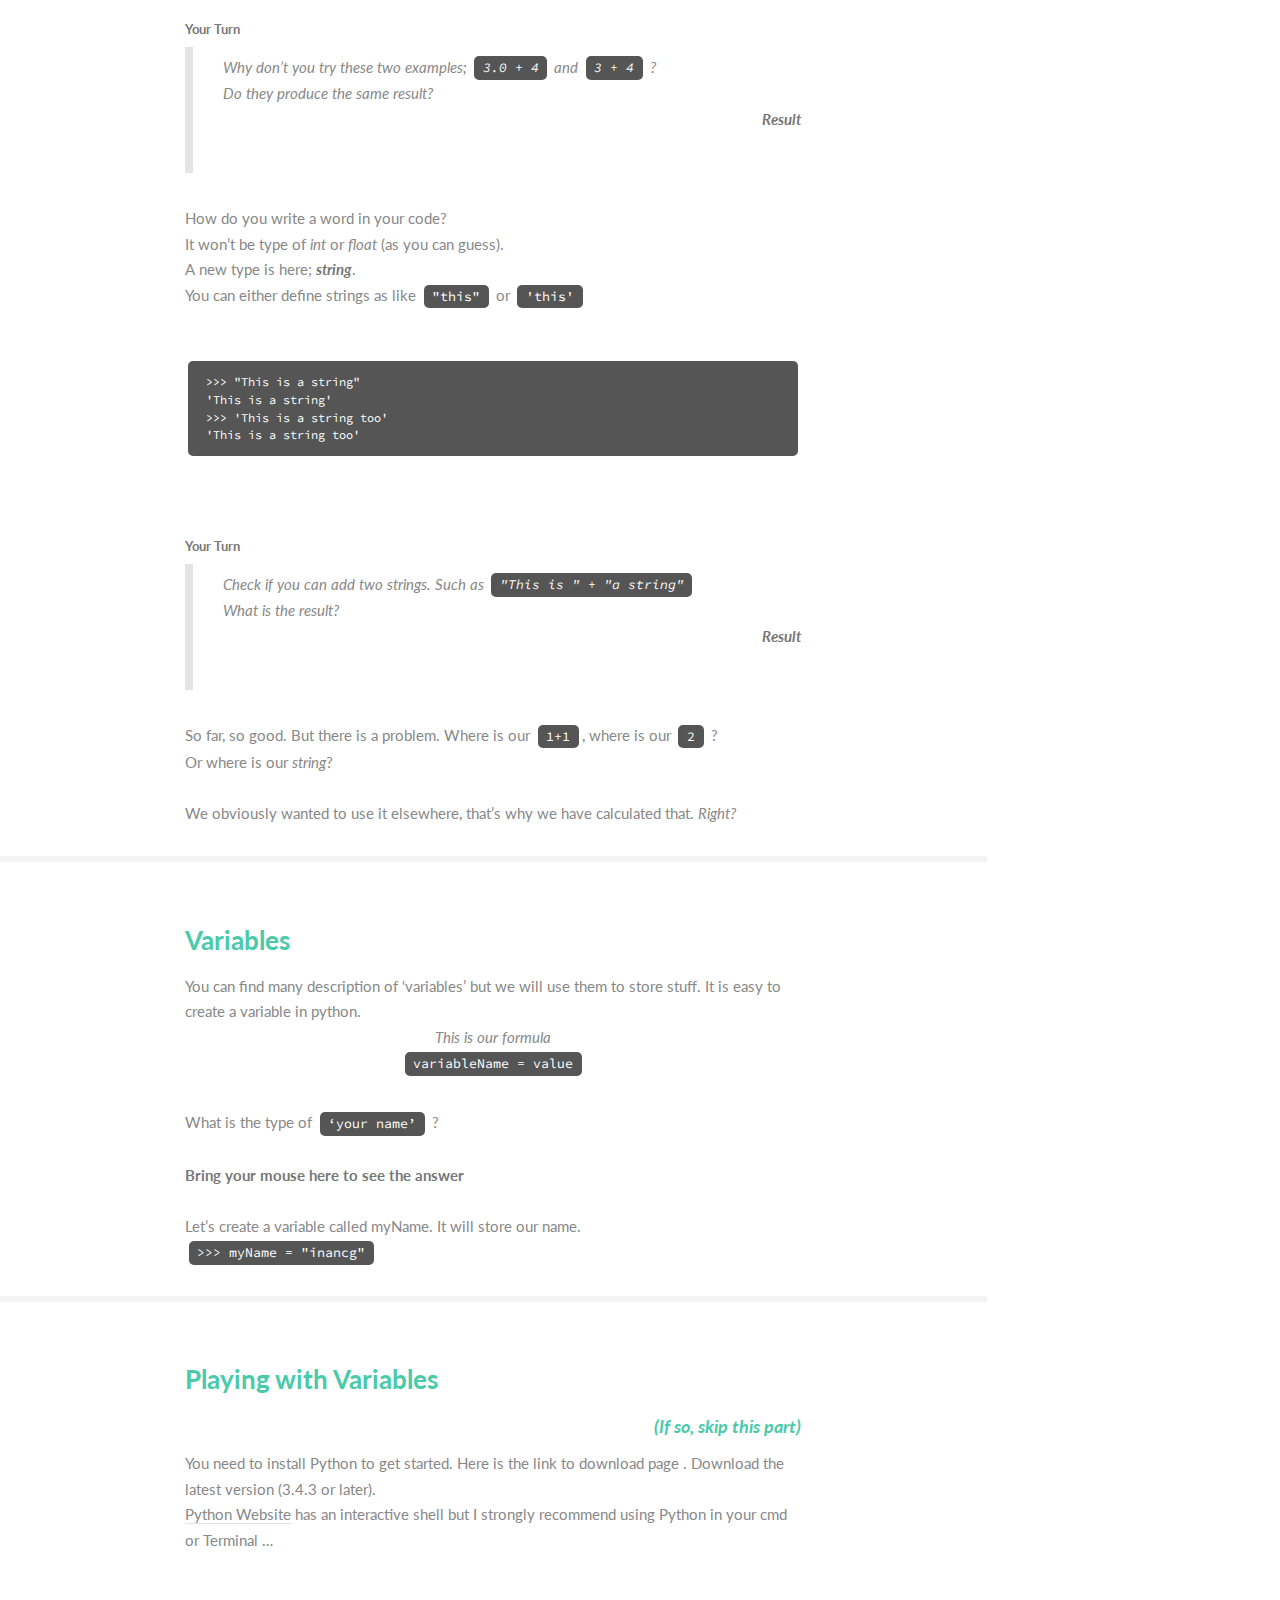
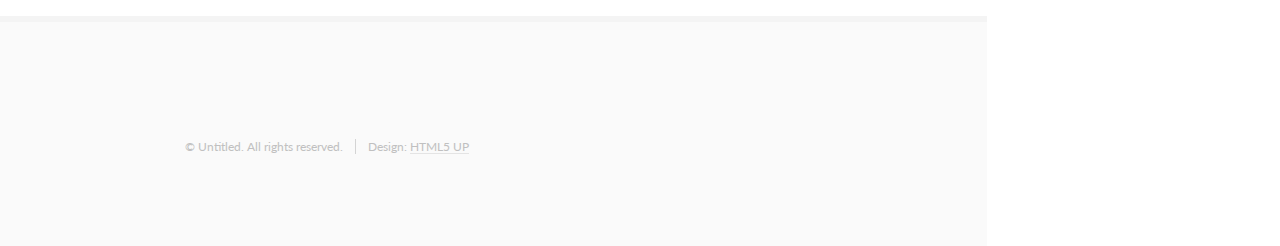
<file: python.html>
<!DOCTYPE HTML>
<!--
	Read Only by HTML5 UP
	html5up.net | @n33co
	Free for personal and commercial use under the CCA 3.0 license (html5up.net/license)
-->
<html>
	<head>
		<title>Python 1 @inancg</title>
		<meta http-equiv="content-type" content="text/html; charset=utf-8" />
		<meta name="description" content="" />
		<meta name="keywords" content="" />
		<!--[if lte IE 8]><script src="css/ie/html5shiv.js"></script><![endif]-->
		<script src="js/jquery.min.js"></script>
		<script src="js/jquery.scrollzer.min.js"></script>
		<script src="js/jquery.scrolly.min.js"></script>
		<script src="js/skel.min.js"></script>
		<script src="js/skel-layers.min.js"></script>
		<script src="js/init.js"></script>
		<noscript>
			<link rel="stylesheet" href="css/skel.css" />
			<link rel="stylesheet" href="css/style.css" />
			<link rel="stylesheet" href="css/style-xlarge.css" />
		</noscript>
		<!--[if lte IE 8]><link rel="stylesheet" href="css/ie/v8.css" /><![endif]-->
	</head>
	<body>
		<div id="wrapper">

			<!-- Header -->
				<section id="header" class="skel-layers-fixed">
					<header>
						<span class="image avatar"><img src="images/avatar.png" alt="" /></span>
						<h1 id="logo"><a href="#">Inanc Gurkan</a></h1>
						<p>Mac Geek, Programmer<br />
						Love to teach...</p>
					</header>
					<nav id="nav">
						<ul>
							<li><a href="#one" class="active">Introduction</a></li>
							<li><a href="#two">Have you installed python yet?</a></li>
							<li><a href="#three">Lets get started!</a></li>
							<li><a href="#four">Basic Operations and Types</a></li>
							<li><a href="#five">Variables</a></li>
							<li><a href="#six">Playing with Variables</a></li>
						</ul>
					</nav>
					<footer>
						<ul class="icons">
							<li><a href="#" class="icon fa-facebook"><span class="label">Facebook</span></a></li>
							<li><a href="#" class="icon fa-instagram"><span class="label">Instagram</span></a></li>
							<li><a href="http://github.com/igurkan" class="icon fa-github"><span class="label">Github</span></a></li>
							<li><a href="#" class="icon fa-envelope"><span class="label">Email</span></a></li>
						</ul>
					</footer>
				</section>

			<!-- Main -->
				<div id="main">

					<!-- One -->
						<section id="one">
							<div class="container">
								<h3 style="color: #4acaa8">Introduction</h3>
								<p>This Python tutorials’ aim is to teach the basics of Python. This series is different; it is interactive. First lectures are going to be “Introduction to Python”, what is not very interactive, but you will get my point as we move forward. In this tutorial series, you will encounter <i>Definitions</i>, <i>What is Wrong?</i> , <i>Examples</i> and <i>Your Turn</i> parts -each are going to be described soon.</p>
							</div>
						</section>

						<!-- Two -->
						<section id="two">
							<div class="container">
								<h3 style="color: #4acaa8">Have you installed python yet?</h3>
								<h4 style="color: #4acaa8" align="right"><i>(If so, skip this part)</i></h4>
								<p>You need to install Python to get started. Here is the link to download page . Download the latest version (3.4.3 or later).
								</br><a href="http://python.org">Python Website</a> has an interactive shell but I strongly recommend using Python in your cmd or Terminal …</p>
							</div>
						</section>

						<!-- Three -->
						<section id="three">
							<div class="container">
								<h3 style="color: #4acaa8">Let's get started!</h3>
								We are going to love this screen. Run <strong>python3</strong>
								<pre>
									<code>inanc@Inancs-MacBook-Pro ~/Desktop
> $ python3
Python 3.4.2 (v3.4.2:ab2c023a9432, Oct  5 2014, 20:42:22)
[GCC 4.2.1 (Apple Inc. build 5666) (dot 3)] on darwin
Type "help", "copyright", "credits" or "license" for more information.
>>>
									</code>
								</pre>
							</div>
						</section>

						<!-- Four -->
						<section id="four">
							<div class="container">
								<h3 style="color: #4acaa8">Basic Operations and Types</h3>
								Just like your first maths class. Try
								</br>
								<code>>>>1 + 1
								</code>
								</br></br>
								You can/should try <strong>+  –  *  / </strong> ; it works just fine.
								</br></br>
								We are working with <i>int</i> ; integers. <i>int</i> is not the only way we can use for numbers. <i>float</i> is used for numbers like <strong>2.5, 0.3, 2.0 .</strong> Yes for <strong>2.0</strong> too.</br>Python decides the types if we don’t explicitly state (we will let it decide for now).
								</br>
								</br>
								<h5><strong>Your Turn</strong></h5>
								<blockquote>
									Why don’t you try these two examples; <code>3.0 + 4</code> and <code>3 + 4</code> ?
									</br>
									Do they produce the same result?
									<p align="right" id="ytIntFloat" onmouseover="ytAnswerIntFloat()"><strong>Result</strong></p>
								</blockquote>
								How do you write a word in your code?
								</br>
								It won’t be type of <i>int</i> or <i>float</i> (as you can guess). 
								</br>
								A new type is here; <i><strong>string</strong></i>.
								</br>
								You can either define strings as like <code>"this"</code> or <code>'this'</code>
								</br></br>
								<section>
									<pre>
										<code>>>> "This is a string"
'This is a string'
>>> 'This is a string too'
'This is a string too'</code>
									</pre>
								</section>
								<h5><strong>Your Turn</strong></h5>
								<blockquote>
									Check if you can add two strings. Such as <code>"This is " + "a string"</code>
									</br>
									What is the result?
									<p align="right" id="ytSumStrings" onmouseover="ytAnswerSumStrings()"><strong>Result</strong></p>
								</blockquote>
								
								So far, so good. But there is a problem. Where is our <code>1+1</code>, where is our <code>2</code> ?
								</br>
								Or where is our <i>string</i>?
								</br></br>
								We obviously wanted to use it elsewhere, that’s why we have calculated that. <i>Right?</i>
							</div>
						</section>

						<!-- Five -->
						<section id="five">
							<div class="container">
								<h3 style="color: #4acaa8">Variables</h3>
								You can find many description of ‘variables’ but we will use them to store stuff. It is easy to create a variable in python.
								</br>
								<p align="center"><i>This is our formula</i>
								</br>
								<code>variableName  =  value</code>
								</p>
								What is the type of <code>‘your name’</code> ?
								</br></br>
								<span id="qYourName" onmouseover="continueVar()"><strong>Bring your mouse here to see the answer</strong></span>
								</br></br>
								Let’s create a variable called myName. It will store our name.
								</br>
								<code>>>> myName = "inancg" </code>
							</div>
						</section>

						<!-- Six -->
						<section id="six">
							<div class="container">
								<h3 style="color: #4acaa8">Playing with Variables</h3>
								<h4 style="color: #4acaa8" align="right"><i>(If so, skip this part)</i></h4>
								<p>You need to install Python to get started. Here is the link to download page . Download the latest version (3.4.3 or later).
								</br><a href="http://python.org">Python Website</a> has an interactive shell but I strongly recommend using Python in your cmd or Terminal …</p>
							</div>
						</section>

			<!-- Footer -->
				<section id="footer">
					<div class="container">
						<ul class="copyright">
							<li>&copy; Untitled. All rights reserved.</li><li>Design: <a href="http://html5up.net">HTML5 UP</a></li>
						</ul>
					</div>
				</section>

		</div>

		<script>

		function continueVar() {
		    document.getElementById("qYourName").innerHTML = "<strong>It is a string and we all know that (Python too).</strong>";
		}

		function ytAnswerIntFloat() {
		    document.getElementById("ytIntFloat").innerHTML = "<strong>First result is a <i>float</i>. Second result is an <i>int</i>"+
		    "</br>So, </strong><code>int + int = int</code> <strong>and</strong> <code>float + int = float</code>"+
		    "</br><strong>What else can you say?"+
		    "</strong>";
		}

		function ytAnswerSumStrings() {
		    document.getElementById("ytSumStrings").innerHTML = "<strong>It works! So, you can add strings. Don't forget to add spaces!</br></strong><code>string + string = string</code>";
		}

		</script>
	</body>
</html>
</file>
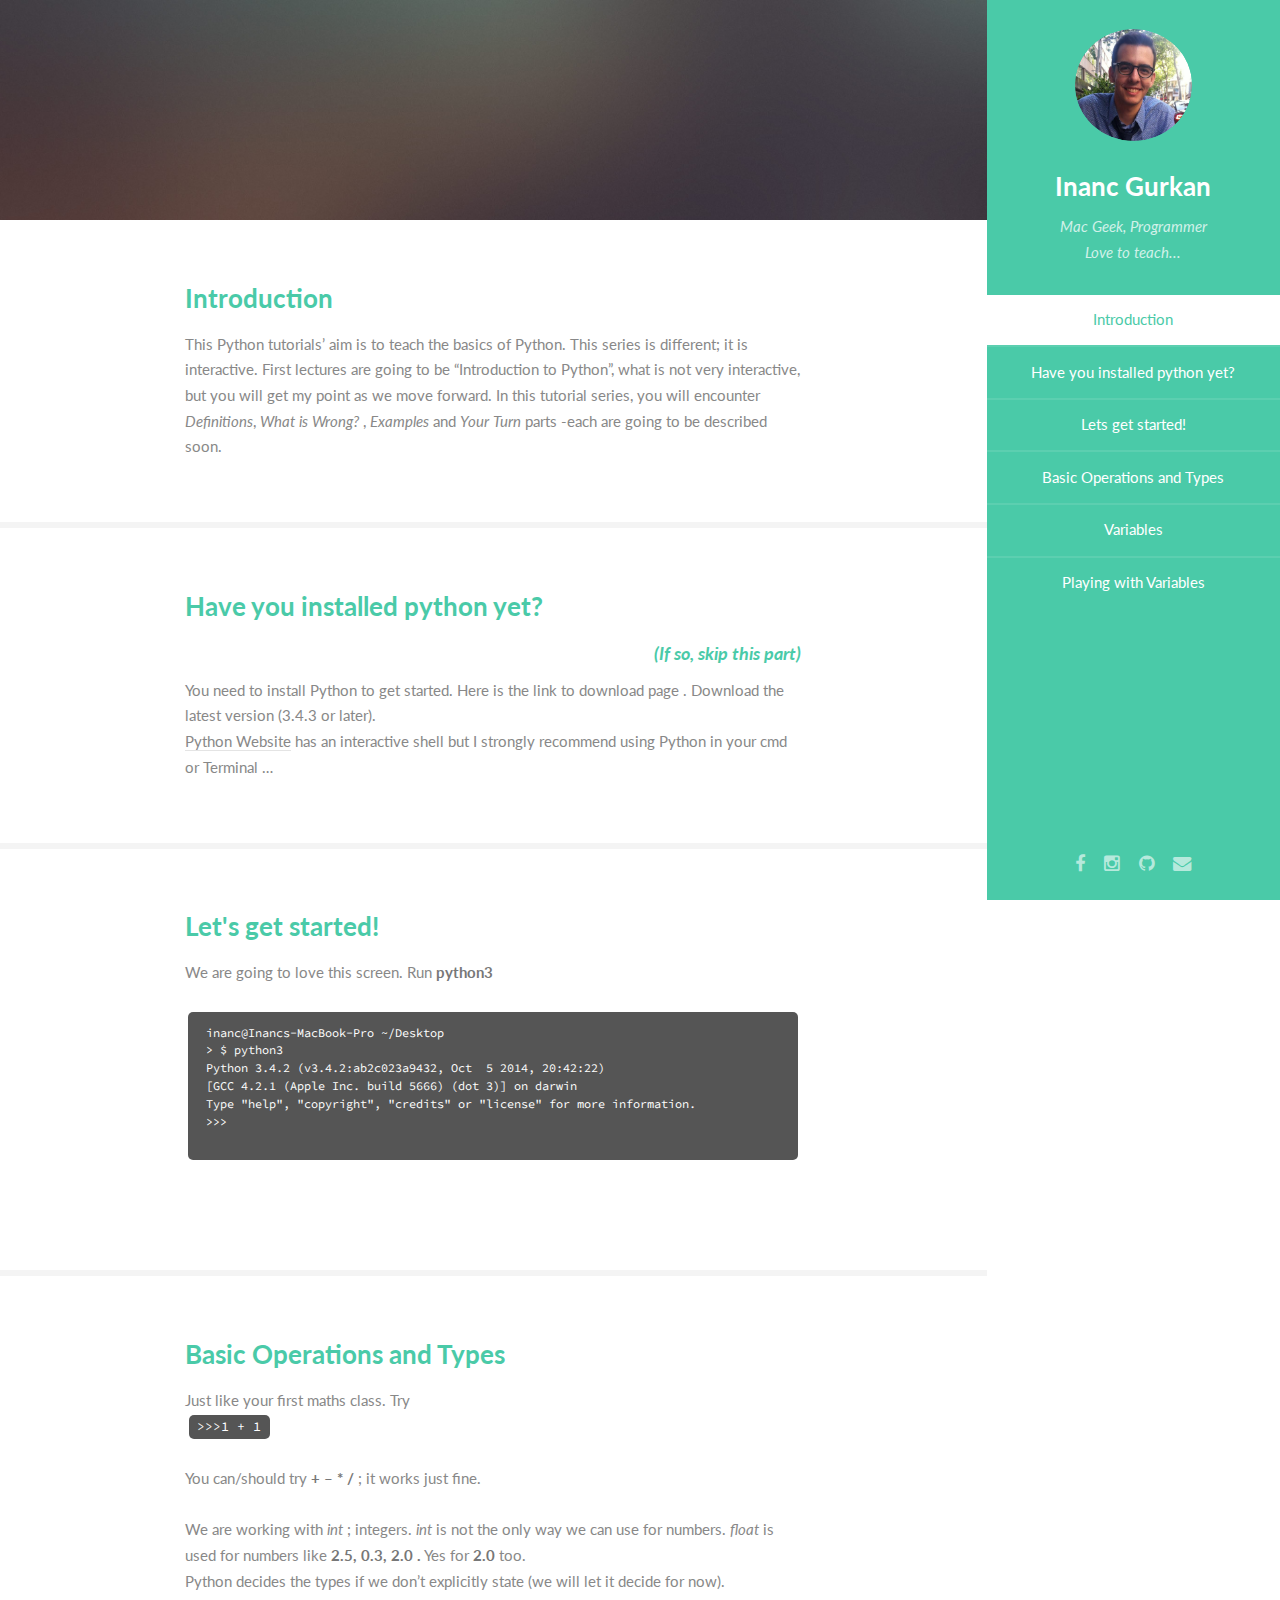
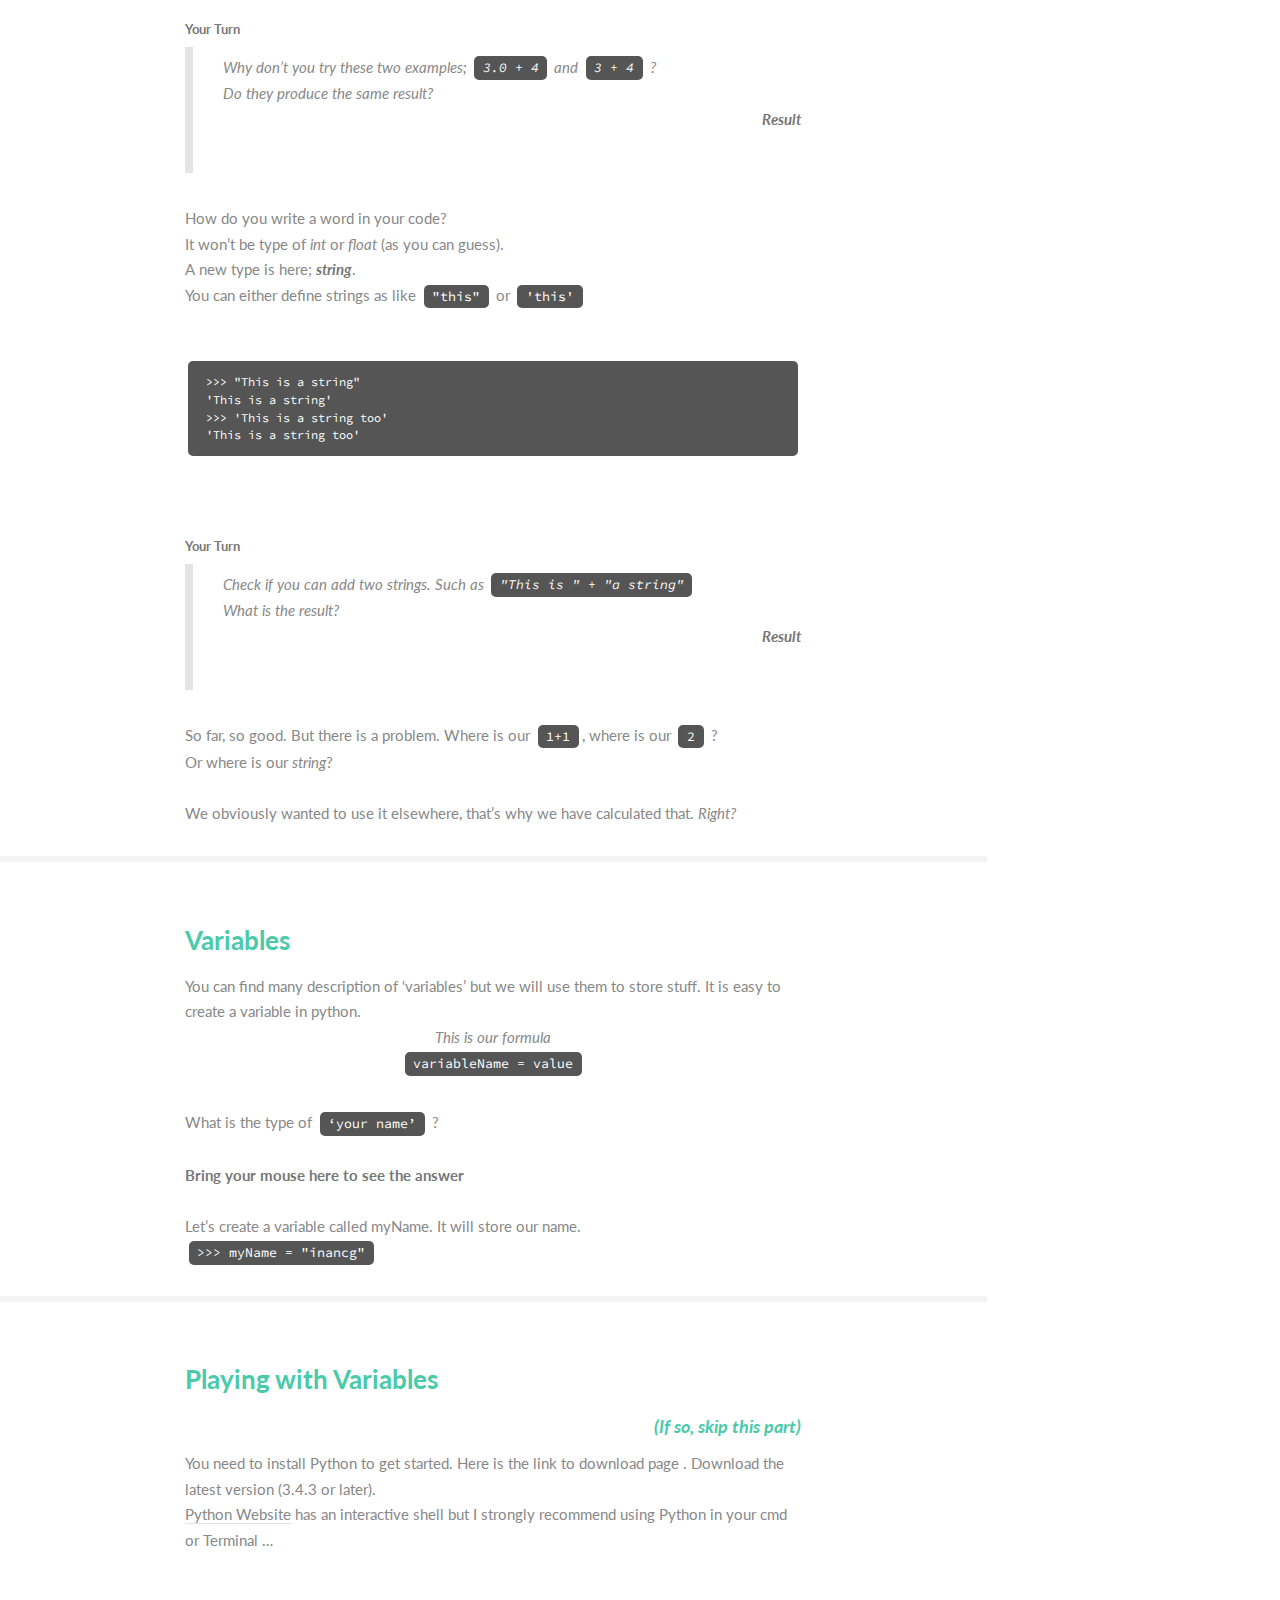
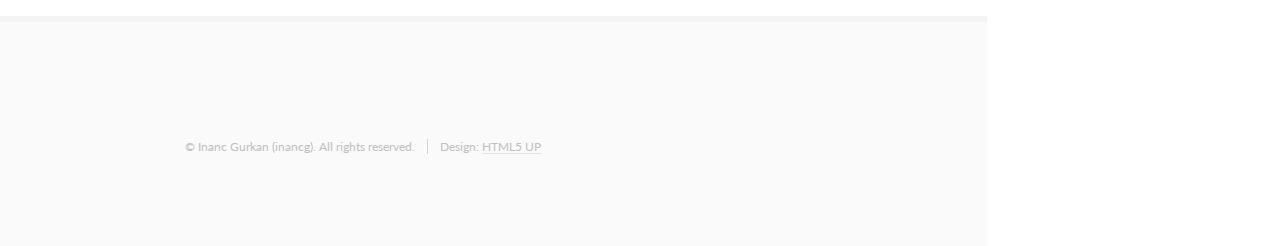
<file: python01.html>
<!DOCTYPE HTML>
<!--
	Read Only by HTML5 UP
	html5up.net | @n33co
	Free for personal and commercial use under the CCA 3.0 license (html5up.net/license)
-->
<html>
	<head>
		<title>Python 1 @inancg</title>
		<meta http-equiv="content-type" content="text/html; charset=utf-8" />
		<meta name="description" content="" />
		<meta name="keywords" content="" />
		<!--[if lte IE 8]><script src="css/ie/html5shiv.js"></script><![endif]-->
		<script src="js/jquery.min.js"></script>
		<script src="js/jquery.scrollzer.min.js"></script>
		<script src="js/jquery.scrolly.min.js"></script>
		<script src="js/skel.min.js"></script>
		<script src="js/skel-layers.min.js"></script>
		<script src="js/init.js"></script>
		<noscript>
			<link rel="stylesheet" href="css/skel.css" />
			<link rel="stylesheet" href="css/style.css" />
			<link rel="stylesheet" href="css/style-xlarge.css" />
		</noscript>
		<!--[if lte IE 8]><link rel="stylesheet" href="css/ie/v8.css" /><![endif]-->
	</head>
	<body>
		<div id="wrapper">

			<!-- Header -->
				<section id="header" class="skel-layers-fixed">
					<header>
						<span class="image avatar"><img src="images/avatar.png" alt="" /></span>
						<h1 id="logo"><a href="#">Inanc Gurkan</a></h1>
						<p>Mac Geek, Programmer<br />
						Love to teach...</p>
					</header>
					<nav id="nav">
						<ul>
							<li><a href="#one" class="active">Introduction</a></li>
							<li><a href="#two">Have you installed python yet?</a></li>
							<li><a href="#three">Lets get started!</a></li>
							<li><a href="#four">Basic Operations and Types</a></li>
							<li><a href="#five">Variables</a></li>
							<li><a href="#six">Playing with Variables</a></li>
						</ul>
					</nav>
					<footer>
						<ul class="icons">
							<li><a href="#" class="icon fa-facebook"><span class="label">Facebook</span></a></li>
							<li><a href="#" class="icon fa-instagram"><span class="label">Instagram</span></a></li>
							<li><a href="http://github.com/igurkan" class="icon fa-github"><span class="label">Github</span></a></li>
							<li><a href="#" class="icon fa-envelope"><span class="label">Email</span></a></li>
						</ul>
					</footer>
				</section>

			<!-- Main -->
				<div id="main">

					<!-- One -->
						<section id="one">
							<div class="container">
								<h3 style="color: #4acaa8">Introduction</h3>
								<p>This Python tutorials’ aim is to teach the basics of Python. This series is different; it is interactive. First lectures are going to be “Introduction to Python”, what is not very interactive, but you will get my point as we move forward. In this tutorial series, you will encounter <i>Definitions</i>, <i>What is Wrong?</i> , <i>Examples</i> and <i>Your Turn</i> parts -each are going to be described soon.</p>
							</div>
						</section>

						<!-- Two -->
						<section id="two">
							<div class="container">
								<h3 style="color: #4acaa8">Have you installed python yet?</h3>
								<h4 style="color: #4acaa8" align="right"><i>(If so, skip this part)</i></h4>
								<p>You need to install Python to get started. Here is the link to download page . Download the latest version (3.4.3 or later).
								</br><a href="http://python.org">Python Website</a> has an interactive shell but I strongly recommend using Python in your cmd or Terminal …</p>
							</div>
						</section>

						<!-- Three -->
						<section id="three">
							<div class="container">
								<h3 style="color: #4acaa8">Let's get started!</h3>
								We are going to love this screen. Run <strong>python3</strong>
								<pre>
									<code>inanc@Inancs-MacBook-Pro ~/Desktop
> $ python3
Python 3.4.2 (v3.4.2:ab2c023a9432, Oct  5 2014, 20:42:22)
[GCC 4.2.1 (Apple Inc. build 5666) (dot 3)] on darwin
Type "help", "copyright", "credits" or "license" for more information.
>>>
									</code>
								</pre>
							</div>
						</section>

						<!-- Four -->
						<section id="four">
							<div class="container">
								<h3 style="color: #4acaa8">Basic Operations and Types</h3>
								Just like your first maths class. Try
								</br>
								<code>>>>1 + 1
								</code>
								</br></br>
								You can/should try <strong>+  –  *  / </strong> ; it works just fine.
								</br></br>
								We are working with <i>int</i> ; integers. <i>int</i> is not the only way we can use for numbers. <i>float</i> is used for numbers like <strong>2.5, 0.3, 2.0 .</strong> Yes for <strong>2.0</strong> too.</br>Python decides the types if we don’t explicitly state (we will let it decide for now).
								</br>
								</br>
								<h5><strong>Your Turn</strong></h5>
								<blockquote>
									Why don’t you try these two examples; <code>3.0 + 4</code> and <code>3 + 4</code> ?
									</br>
									Do they produce the same result?
									<p align="right" id="ytIntFloat" onmouseover="ytAnswerIntFloat()"><strong>Result</strong></p>
								</blockquote>
								How do you write a word in your code?
								</br>
								It won’t be type of <i>int</i> or <i>float</i> (as you can guess). 
								</br>
								A new type is here; <i><strong>string</strong></i>.
								</br>
								You can either define strings as like <code>"this"</code> or <code>'this'</code>
								</br></br>
								<section>
									<pre>
										<code>>>> "This is a string"
'This is a string'
>>> 'This is a string too'
'This is a string too'</code>
									</pre>
								</section>
								<h5><strong>Your Turn</strong></h5>
								<blockquote>
									Check if you can add two strings. Such as <code>"This is " + "a string"</code>
									</br>
									What is the result?
									<p align="right" id="ytSumStrings" onmouseover="ytAnswerSumStrings()"><strong>Result</strong></p>
								</blockquote>
								
								So far, so good. But there is a problem. Where is our <code>1+1</code>, where is our <code>2</code> ?
								</br>
								Or where is our <i>string</i>?
								</br></br>
								We obviously wanted to use it elsewhere, that’s why we have calculated that. <i>Right?</i>
							</div>
						</section>

						<!-- Five -->
						<section id="five">
							<div class="container">
								<h3 style="color: #4acaa8">Variables</h3>
								You can find many description of ‘variables’ but we will use them to store stuff. It is easy to create a variable in python.
								</br>
								<p align="center"><i>This is our formula</i>
								</br>
								<code>variableName  =  value</code>
								</p>
								What is the type of <code>‘your name’</code> ?
								</br></br>
								<span id="qYourName" onmouseover="continueVar()"><strong>Bring your mouse here to see the answer</strong></span>
								</br></br>
								Let’s create a variable called myName. It will store our name.
								</br>
								<code>>>> myName = "inancg" </code>
							</div>
						</section>

						<!-- Six -->
						<section id="six">
							<div class="container">
								<h3 style="color: #4acaa8">Playing with Variables</h3>
								<h4 style="color: #4acaa8" align="right"><i>(If so, skip this part)</i></h4>
								<p>You need to install Python to get started. Here is the link to download page . Download the latest version (3.4.3 or later).
								</br><a href="http://python.org">Python Website</a> has an interactive shell but I strongly recommend using Python in your cmd or Terminal …</p>
							</div>
						</section>

			<!-- Footer -->
				<section id="footer">
					<div class="container">
						<ul class="copyright">
							<li>&copy; Inanc Gurkan (inancg). All rights reserved.</li><li>Design: <a href="http://html5up.net">HTML5 UP</a></li>
						</ul>
					</div>
				</section>

		</div>

		<script>

		function continueVar() {
		    document.getElementById("qYourName").innerHTML = "<strong>It is a string and we all know that (Python too).</strong>";
		}

		function ytAnswerIntFloat() {
		    document.getElementById("ytIntFloat").innerHTML = "<strong>First result is a <i>float</i>. Second result is an <i>int</i>"+
		    "</br>So, </strong><code>int + int = int</code> <strong>and</strong> <code>float + int = float</code>"+
		    "</br><strong>What else can you say?"+
		    "</strong>";
		}

		function ytAnswerSumStrings() {
		    document.getElementById("ytSumStrings").innerHTML = "<strong>It works! So, you can add strings. Don't forget to add spaces!</br></strong><code>string + string = string</code>";
		}

		</script>
	</body>
</html>
</file>
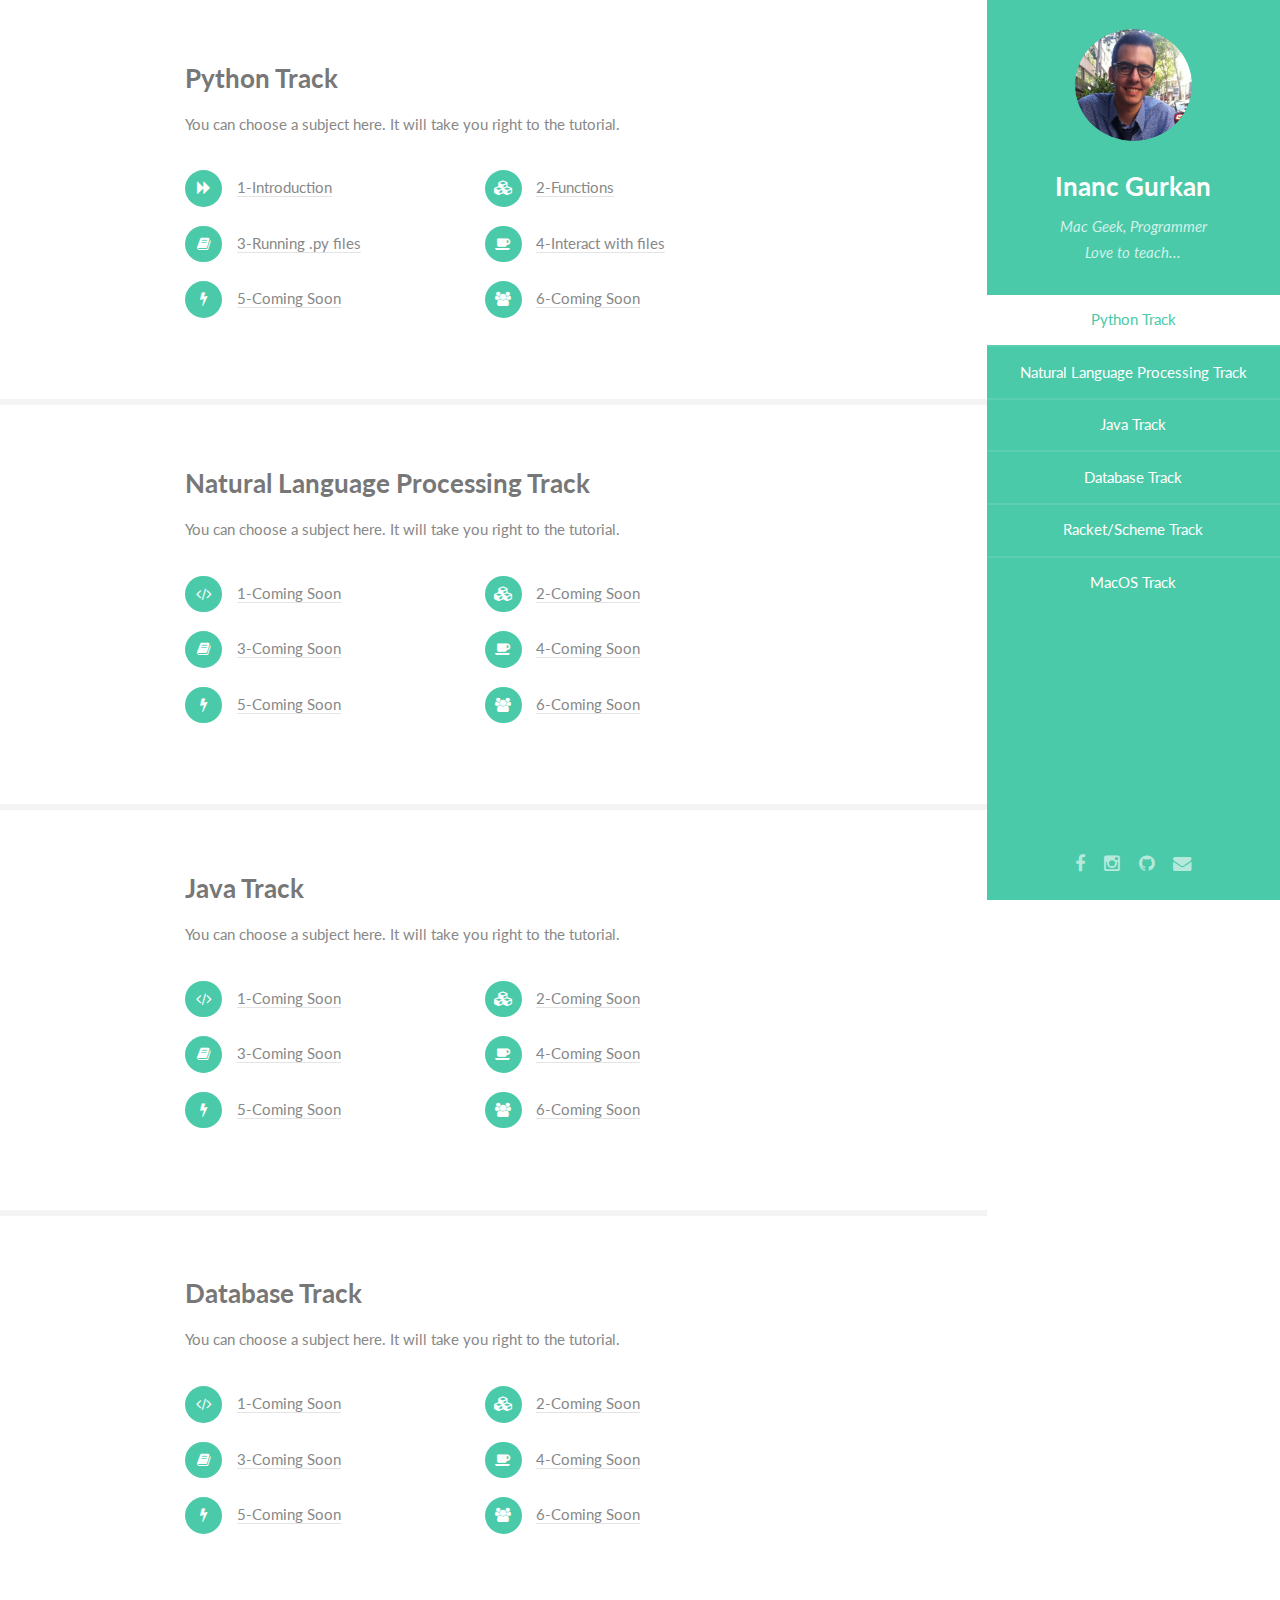
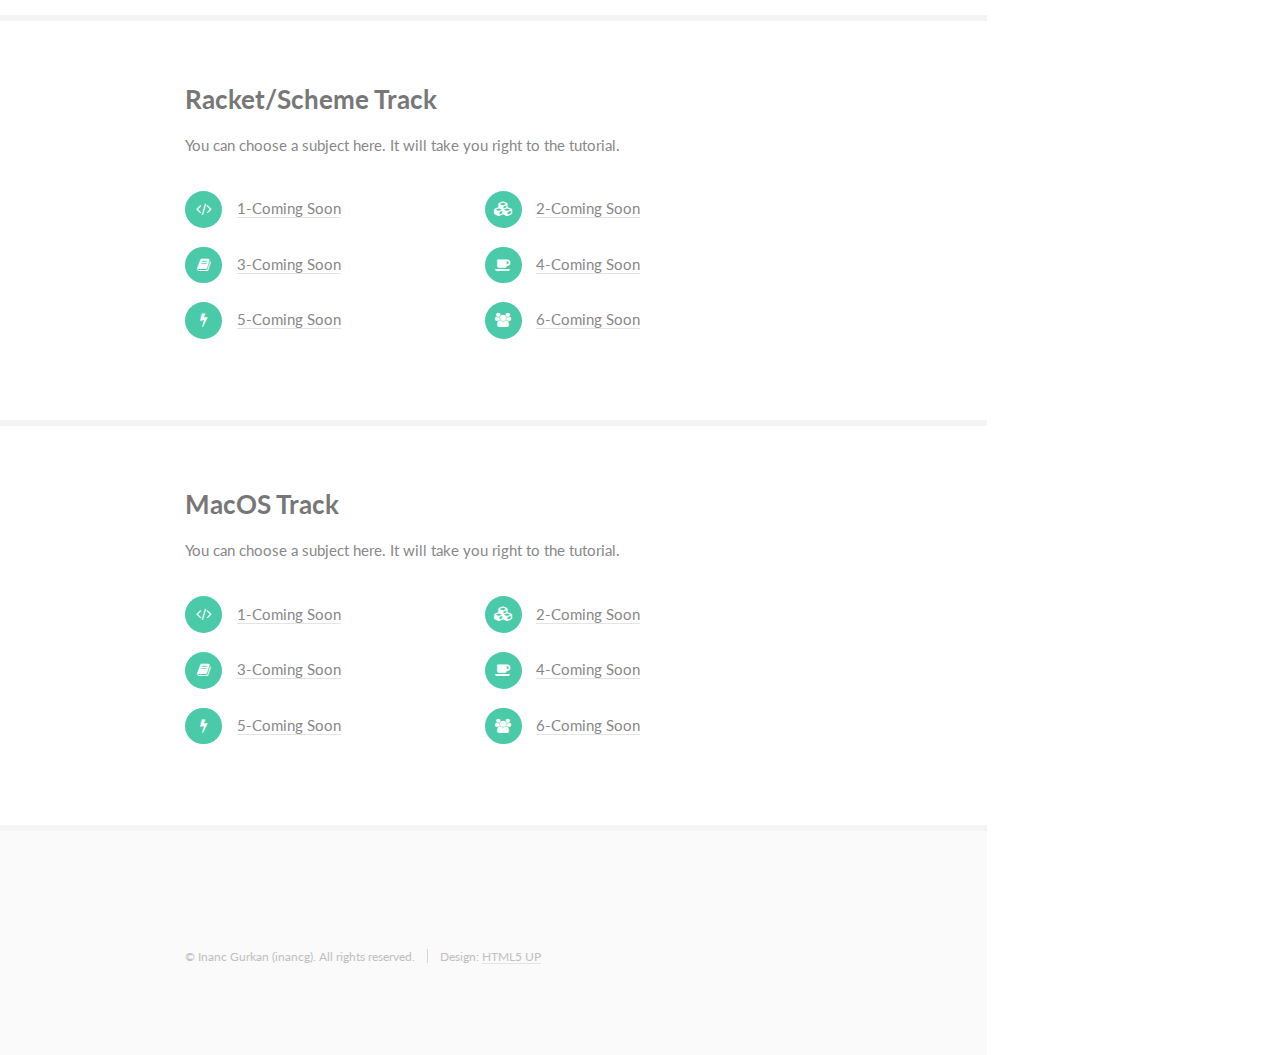
<file: tutorials.html>
<!DOCTYPE HTML>
<!--
	Read Only by HTML5 UP
	html5up.net | @n33co
	Free for personal and commercial use under the CCA 3.0 license (html5up.net/license)
-->
<html>
	<head>
		<title>Tutorial Tracks @inancg</title>
		<meta http-equiv="content-type" content="text/html; charset=utf-8" />
		<meta name="description" content="" />
		<meta name="keywords" content="" />
		<!--[if lte IE 8]><script src="css/ie/html5shiv.js"></script><![endif]-->
		<script src="js/jquery.min.js"></script>
		<script src="js/jquery.scrollzer.min.js"></script>
		<script src="js/jquery.scrolly.min.js"></script>
		<script src="js/skel.min.js"></script>
		<script src="js/skel-layers.min.js"></script>
		<script src="js/init.js"></script>
		<noscript>
			<link rel="stylesheet" href="css/skel.css" />
			<link rel="stylesheet" href="css/style.css" />
			<link rel="stylesheet" href="css/style-xlarge.css" />
		</noscript>
		<!--[if lte IE 8]><link rel="stylesheet" href="css/ie/v8.css" /><![endif]-->
	</head>
	<body>
		<div id="wrapper">

			<!-- Header -->
				<section id="header" class="skel-layers-fixed">
					<header>
						<span class="image avatar"><img src="images/avatar.png" alt="" /></span>
						<h1 id="logo"><a href="index.html">Inanc Gurkan</a></h1>
						<p>Mac Geek, Programmer<br />
						Love to teach...</p>
					</header>
					<nav id="nav">
						<ul>
							<li><a href="#two" class="active">Python Track</a></li>
							<li><a href="#three">Natural Language Processing Track</a></li>
							<li><a href="#four">Java Track</a></li>
							<li><a href="#five">Database Track</a></li>
							<li><a href="#six">Racket/Scheme Track</a></li>
							<li><a href="#seven">MacOS Track</a></li>
						</ul>
					</nav>
					<footer>
						<ul class="icons">
							<li><a href="#" class="icon fa-facebook"><span class="label">Facebook</span></a></li>
							<li><a href="#" class="icon fa-instagram"><span class="label">Instagram</span></a></li>
							<li><a href="http://github.com/igurkan" class="icon fa-github"><span class="label">Github</span></a></li>
							<li><a href="#" class="icon fa-envelope"><span class="label">Email</span></a></li>
						</ul>
					</footer>
				</section>

			<!-- Main -->
				<div id="main">

					<!-- Two -->
					
						<section id="two">
							<div class="container">
								<h3>Python Track</h3>
								<p>You can choose a subject here. It will take you right to the tutorial.</p>
								<ul class="feature-icons">
									<li class="fa-forward"><a href="python01.html">1-Introduction</a></li>
									<li class="fa-cubes"><a href="http://google.com">2-Functions</a></li>
									<li class="fa-book"><a href="http://google.com">3-Running .py files</a></li>
									<li class="fa-coffee"><a href="http://google.com">4-Interact with files</a></li>
									<li class="fa-bolt"><a href="http://google.com">5-Coming Soon</a></li>
									<li class="fa-users"><a href="http://google.com">6-Coming Soon</a></li>
								</ul>
							</div>
						</section>
					<!-- Three -->
						<section id="three">
							<div class="container">
								<h3>Natural Language Processing Track</h3>
								<p>You can choose a subject here. It will take you right to the tutorial.</p>
								<ul class="feature-icons">
									<li class="fa-code"><a href="tutorials/python.html">1-Coming Soon</a></li>
									<li class="fa-cubes"><a href="http://google.com">2-Coming Soon</a></li>
									<li class="fa-book"><a href="http://google.com">3-Coming Soon</a></li>
									<li class="fa-coffee"><a href="http://google.com">4-Coming Soon</a></li>
									<li class="fa-bolt"><a href="http://google.com">5-Coming Soon</a></li>
									<li class="fa-users"><a href="http://google.com">6-Coming Soon</a></li>
								</ul>
							</div>
						</section>

					
					<!-- Four -->
						<section id="four">
							<div class="container">
								<h3>Java Track</h3>
								<p>You can choose a subject here. It will take you right to the tutorial.</p>
								<ul class="feature-icons">
									<li class="fa-code"><a href="tutorials/python.html">1-Coming Soon</a></li>
									<li class="fa-cubes"><a href="http://google.com">2-Coming Soon</a></li>
									<li class="fa-book"><a href="http://google.com">3-Coming Soon</a></li>
									<li class="fa-coffee"><a href="http://google.com">4-Coming Soon</a></li>
									<li class="fa-bolt"><a href="http://google.com">5-Coming Soon</a></li>
									<li class="fa-users"><a href="http://google.com">6-Coming Soon</a></li>
								</ul>
							</div>
						</section>

					<!-- Five -->
						<section id="five">
							<div class="container">
								<h3>Database Track</h3>
								<p>You can choose a subject here. It will take you right to the tutorial.</p>
								<ul class="feature-icons">
									<li class="fa-code"><a href="tutorials/python.html">1-Coming Soon</a></li>
									<li class="fa-cubes"><a href="http://google.com">2-Coming Soon</a></li>
									<li class="fa-book"><a href="http://google.com">3-Coming Soon</a></li>
									<li class="fa-coffee"><a href="http://google.com">4-Coming Soon</a></li>
									<li class="fa-bolt"><a href="http://google.com">5-Coming Soon</a></li>
									<li class="fa-users"><a href="http://google.com">6-Coming Soon</a></li>
								</ul>
							</div>
						</section>

					<!-- Six -->
						<section id="six">
							<div class="container">
								<h3>Racket/Scheme Track</h3>
								<p>You can choose a subject here. It will take you right to the tutorial.</p>
								<ul class="feature-icons">
									<li class="fa-code"><a href="tutorials/python.html">1-Coming Soon</a></li>
									<li class="fa-cubes"><a href="http://google.com">2-Coming Soon</a></li>
									<li class="fa-book"><a href="http://google.com">3-Coming Soon</a></li>
									<li class="fa-coffee"><a href="http://google.com">4-Coming Soon</a></li>
									<li class="fa-bolt"><a href="http://google.com">5-Coming Soon</a></li>
									<li class="fa-users"><a href="http://google.com">6-Coming Soon</a></li>
								</ul>
							</div>
						</section>

					<!-- Seven -->
						<section id="seven">
							<div class="container">
								<h3>MacOS Track</h3>
								<p>You can choose a subject here. It will take you right to the tutorial.</p>
								<ul class="feature-icons">
									<li class="fa-code"><a href="tutorials/python.html">1-Coming Soon</a></li>
									<li class="fa-cubes"><a href="http://google.com">2-Coming Soon</a></li>
									<li class="fa-book"><a href="http://google.com">3-Coming Soon</a></li>
									<li class="fa-coffee"><a href="http://google.com">4-Coming Soon</a></li>
									<li class="fa-bolt"><a href="http://google.com">5-Coming Soon</a></li>
									<li class="fa-users"><a href="http://google.com">6-Coming Soon</a></li>
								</ul>
							</div>
						</section>

			<!-- Footer -->
				<section id="footer">
					<div class="container">
						<ul class="copyright">
							<li>&copy; Inanc Gurkan (inancg). All rights reserved.</li><li>Design: <a href="http://html5up.net">HTML5 UP</a></li>
						</ul>
					</div>
				</section>

		</div>
	</body>
</html>
</file>
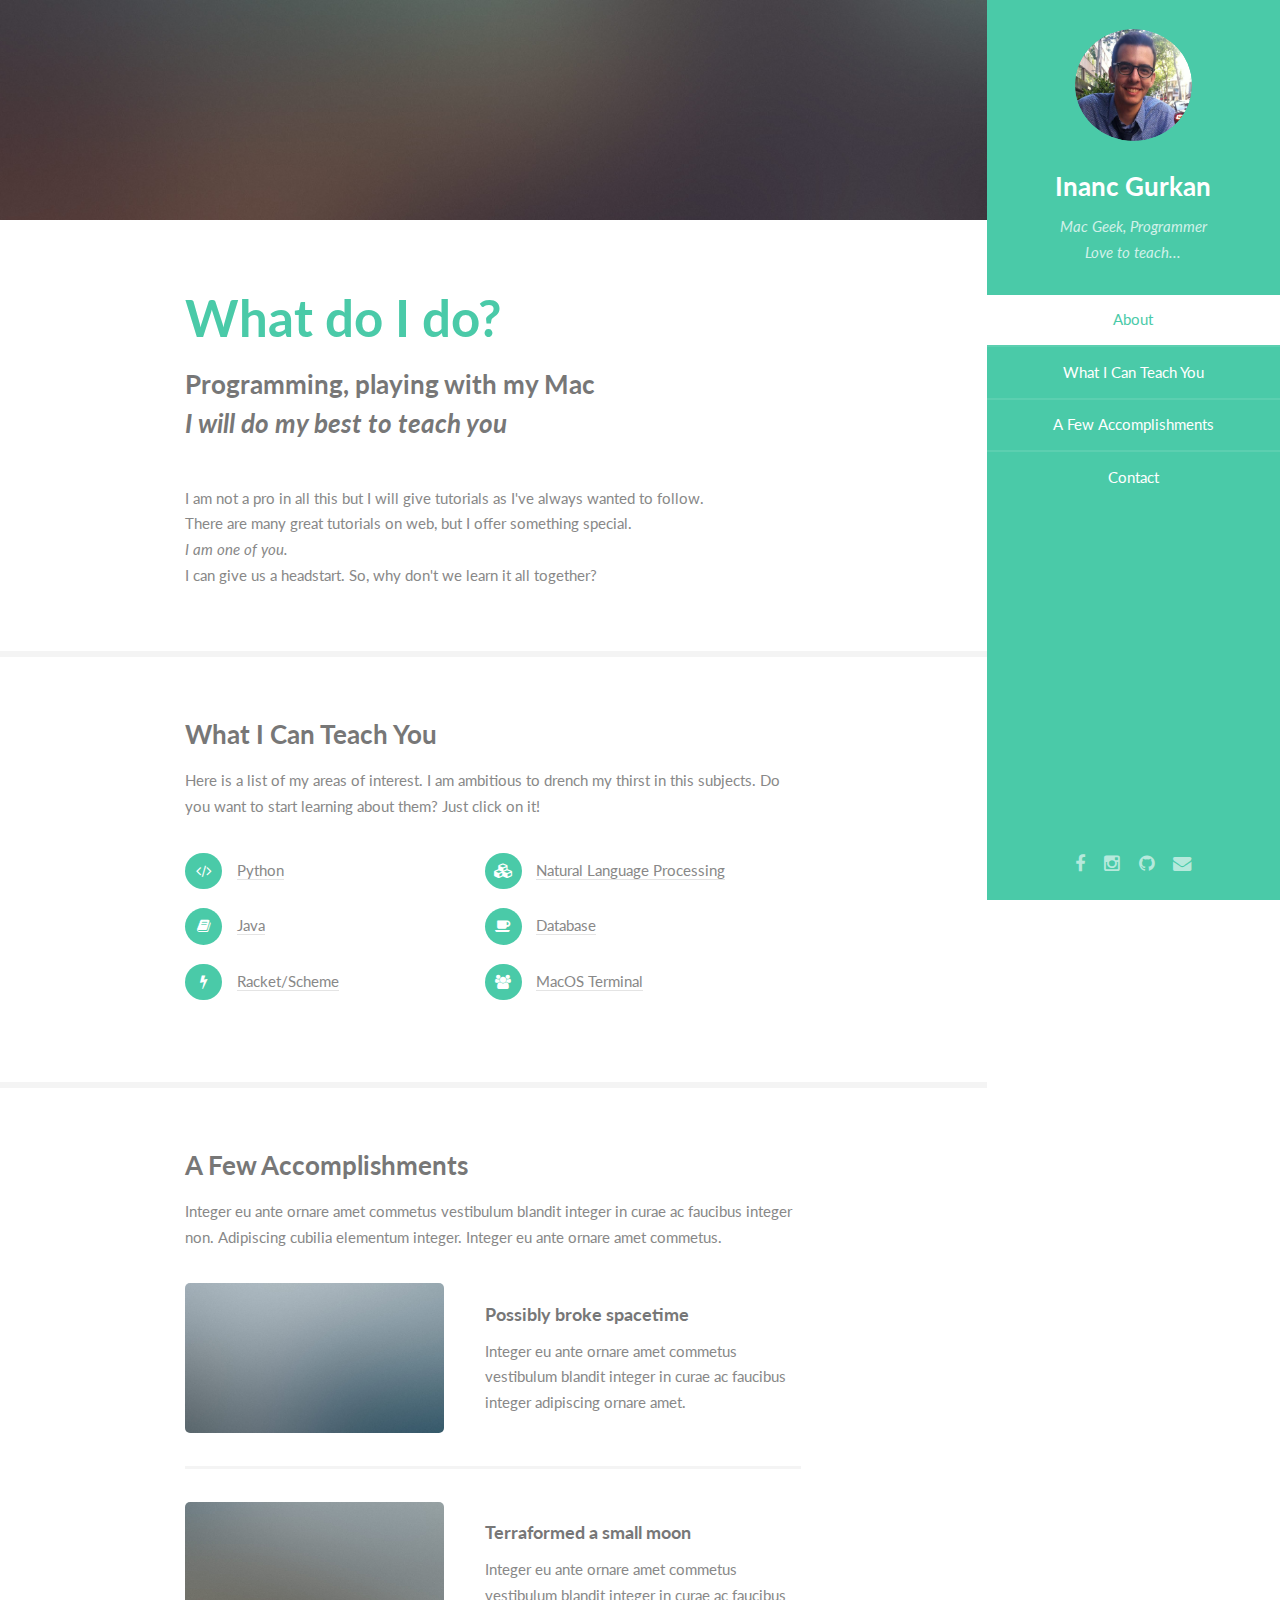
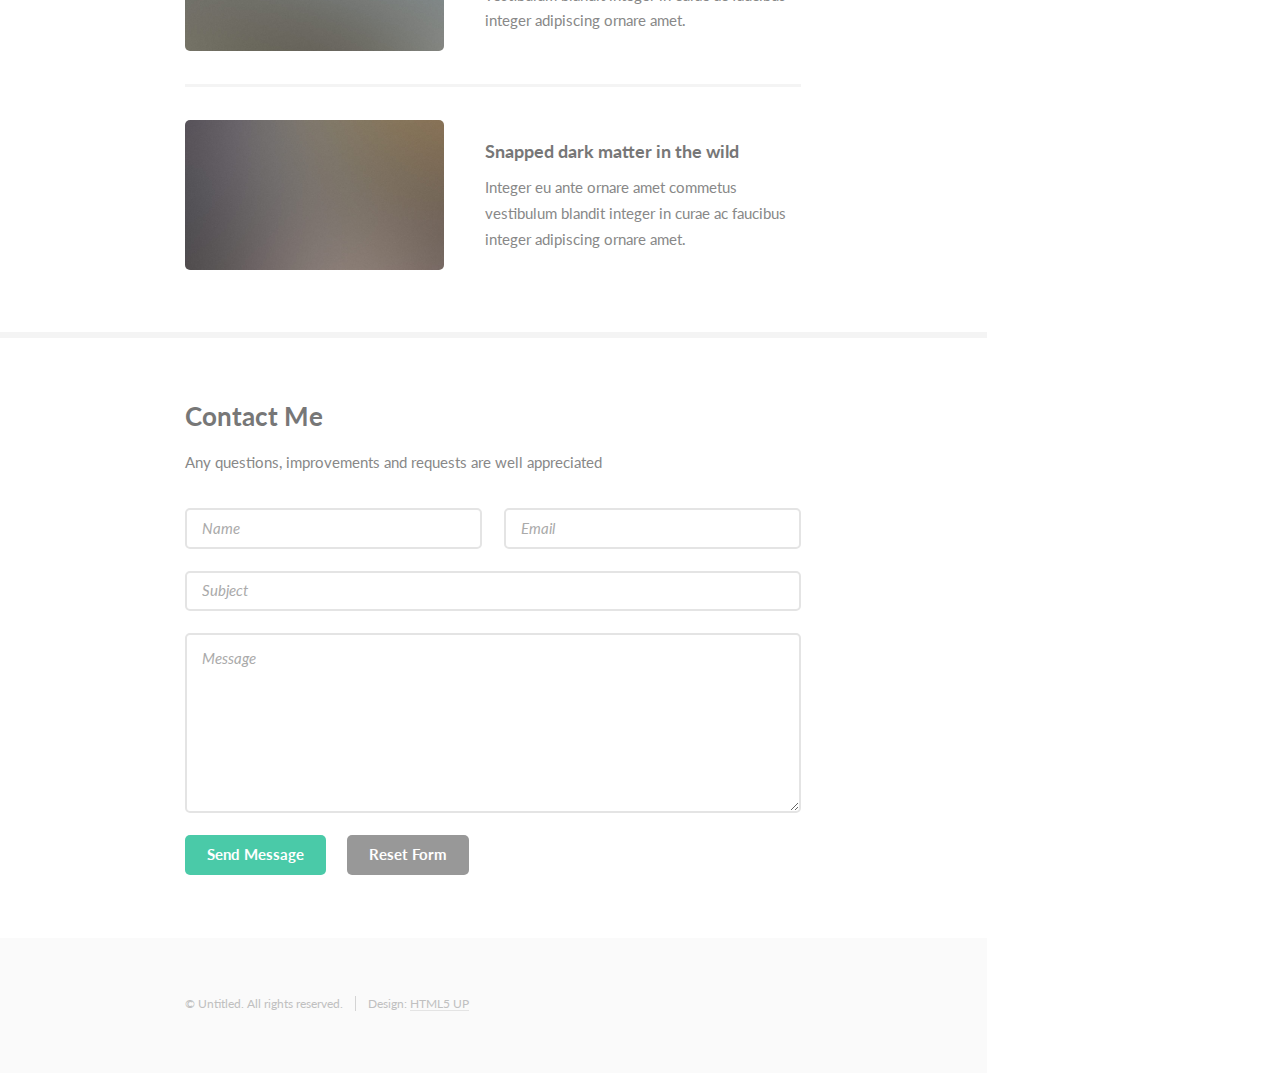
<file: src/db.html>
<!DOCTYPE HTML>
<!--
	Read Only by HTML5 UP
	html5up.net | @n33co
	Free for personal and commercial use under the CCA 3.0 license (html5up.net/license)
-->
<html>
	<head>
		<title>Inanc Gurkan (inancg)</title>
		<meta http-equiv="content-type" content="text/html; charset=utf-8" />
		<meta name="description" content="" />
		<meta name="keywords" content="" />
		<!--[if lte IE 8]><script src="css/ie/html5shiv.js"></script><![endif]-->
		<script src="js/jquery.min.js"></script>
		<script src="js/jquery.scrollzer.min.js"></script>
		<script src="js/jquery.scrolly.min.js"></script>
		<script src="js/skel.min.js"></script>
		<script src="js/skel-layers.min.js"></script>
		<script src="js/init.js"></script>
		<noscript>
			<link rel="stylesheet" href="css/skel.css" />
			<link rel="stylesheet" href="css/style.css" />
			<link rel="stylesheet" href="css/style-xlarge.css" />
		</noscript>
		<!--[if lte IE 8]><link rel="stylesheet" href="css/ie/v8.css" /><![endif]-->
	</head>
	<body>
		<div id="wrapper">

			<!-- Header -->
				<section id="header" class="skel-layers-fixed">
					<header>
						<span class="image avatar"><img src="images/avatar.png" alt="" /></span>
						<h1 id="logo"><a href="#">Inanc Gurkan</a></h1>
						<p>Mac Geek, Programmer<br />
						Love to teach...</p>
					</header>
					<nav id="nav">
						<ul>
							<li><a href="#one" class="active">About</a></li>
							<li><a href="#two">What I Can Teach You</a></li>
							<li><a href="#three">A Few Accomplishments</a></li>
							<li><a href="#four">Contact</a></li>
						</ul>
					</nav>
					<footer>
						<ul class="icons">
							<li><a href="#" class="icon fa-facebook"><span class="label">Facebook</span></a></li>
							<li><a href="#" class="icon fa-instagram"><span class="label">Instagram</span></a></li>
							<li><a href="http://github.com/igurkan" class="icon fa-github"><span class="label">Github</span></a></li>
							<li><a href="#" class="icon fa-envelope"><span class="label">Email</span></a></li>
						</ul>
					</footer>
				</section>

			<!-- Main -->
				<div id="main">

					<!-- One -->
						<section id="one">
							<div class="container">
								<header class="major">
									<h2>What do I do?</h2>
									<p>Programming, playing with my Mac<br />
									<i>I will do my best to teach you</i></p>
								</header>
								<p>I am not a pro in all this but I will give tutorials as I've always wanted to follow.
								</br>There are many great tutorials on web, but I offer something special.
								</br><i>I am one of you.</i><br>I can give us a headstart. So, why don't we learn it all together?</p>
							</div>
						</section>

					<!-- Two -->
						<section id="two">
							<div class="container">
								<h3>What I Can Teach You</h3>
								<p>Here is a list of my areas of interest. I am ambitious to drench my thirst in this subjects. Do you want to start learning about them? Just click on it!</p>
								<ul class="feature-icons">
									<li class="fa-code"><a href="python.html">Python</a></li>
									<li class="fa-cubes"><a href="http://google.com">Natural Language Processing</a></li>
									<li class="fa-book"><a href="http://google.com">Java</a></li>
									<li class="fa-coffee"><a href="http://google.com">Database</a></li>
									<li class="fa-bolt"><a href="http://google.com">Racket/Scheme</a></li>
									<li class="fa-users"><a href="http://google.com">MacOS Terminal</a></li>
								</ul>
							</div>
						</section>

					<!-- Three -->
						<section id="three">
							<div class="container">
								<h3>A Few Accomplishments</h3>
								<p>Integer eu ante ornare amet commetus vestibulum blandit integer in curae ac faucibus integer non. Adipiscing cubilia elementum integer. Integer eu ante ornare amet commetus.</p>
								<div class="features">
									<article>
										<a href="#" class="image"><img src="images/pic01.jpg" alt="" /></a>
										<div class="inner">
											<h4>Possibly broke spacetime</h4>
											<p>Integer eu ante ornare amet commetus vestibulum blandit integer in curae ac faucibus integer adipiscing ornare amet.</p>
										</div>
									</article>
									<article>
										<a href="#" class="image"><img src="images/pic02.jpg" alt="" /></a>
										<div class="inner">
											<h4>Terraformed a small moon</h4>
											<p>Integer eu ante ornare amet commetus vestibulum blandit integer in curae ac faucibus integer adipiscing ornare amet.</p>
										</div>
									</article>
									<article>
										<a href="#" class="image"><img src="images/pic03.jpg" alt="" /></a>
										<div class="inner">
											<h4>Snapped dark matter in the wild</h4>
											<p>Integer eu ante ornare amet commetus vestibulum blandit integer in curae ac faucibus integer adipiscing ornare amet.</p>
										</div>
									</article>
								</div>
							</div>
						</section>

					<!-- Four -->
						<section id="four">
							<div class="container">
								<h3>Contact Me</h3>
								<p>Any questions, improvements and requests are well appreciated</p>
								<form method="post" action="#">
									<div class="row uniform">
										<div class="6u 12u(xsmall)"><input type="text" name="name" id="name" placeholder="Name" /></div>
										<div class="6u 12u(xsmall)"><input type="email" name="email" id="email" placeholder="Email" /></div>
									</div>
									<div class="row uniform">
										<div class="12u"><input type="text" name="subject" id="subject" placeholder="Subject" /></div>
									</div>
									<div class="row uniform">
										<div class="12u"><textarea name="message" id="message" placeholder="Message" rows="6"></textarea></div>
									</div>
									<div class="row uniform">
										<div class="12u">
											<ul class="actions">
												<li><input type="submit" class="special" value="Send Message" /></li>
												<li><input type="reset" value="Reset Form" /></li>
											</ul>
										</div>
									</div>
								</form>
							</div>
						</section>

					<!-- Five -->
					<!--
						<section id="five">
							<div class="container">
								<h3>Elements</h3>

								<section>
									<h4>Text</h4>
									<p>This is <b>bold</b> and this is <strong>strong</strong>. This is <i>italic</i> and this is <em>emphasized</em>.
									This is <sup>superscript</sup> text and this is <sub>subscript</sub> text.
									This is <u>underlined</u> and this is code: <code>for (;;) { ... }</code>. Finally, <a href="#">this is a link</a>.</p>
									<hr />
									<header>
										<h4>Heading with a Subtitle</h4>
										<p>Lorem ipsum dolor sit amet nullam id egestas urna aliquam</p>
									</header>
									<p>Nunc lacinia ante nunc ac lobortis. Interdum adipiscing gravida odio porttitor sem non mi integer non faucibus ornare mi ut ante amet placerat aliquet. Volutpat eu sed ante lacinia sapien lorem accumsan varius montes viverra nibh in adipiscing blandit tempus accumsan.</p>
									<header>
										<h5>Heading with a Subtitle</h5>
										<p>Lorem ipsum dolor sit amet nullam id egestas urna aliquam</p>
									</header>
									<p>Nunc lacinia ante nunc ac lobortis. Interdum adipiscing gravida odio porttitor sem non mi integer non faucibus ornare mi ut ante amet placerat aliquet. Volutpat eu sed ante lacinia sapien lorem accumsan varius montes viverra nibh in adipiscing blandit tempus accumsan.</p>
									<hr />
									<h2>Heading Level 2</h2>
									<h3>Heading Level 3</h3>
									<h4>Heading Level 4</h4>
									<h5>Heading Level 5</h5>
									<h6>Heading Level 6</h6>
									<hr />
									<h5>Blockquote</h5>
									<blockquote>Fringilla nisl. Donec accumsan interdum nisi, quis tincidunt felis sagittis eget tempus euismod. Vestibulum ante ipsum primis in faucibus vestibulum. Blandit adipiscing eu felis iaculis volutpat ac adipiscing accumsan faucibus. Vestibulum ante ipsum primis in faucibus lorem ipsum dolor sit amet nullam adipiscing eu felis.</blockquote>
									<h5>Preformatted</h5>
									<pre><code>i = 0;

while (!deck.isInOrder()) {
    print 'Iteration ' + i;
    deck.shuffle();
    i++;
}

print 'It took ' + i + ' iterations to sort the deck.';</code></pre>
								</section>

								<section>
									<h4>Lists</h4>
									<div class="row">
										<div class="6u 12u(xsmall)">
											<h5>Unordered</h5>
											<ul>
												<li>Dolor pulvinar etiam magna etiam.</li>
												<li>Sagittis adipiscing lorem eleifend.</li>
												<li>Felis enim feugiat dolore viverra.</li>
											</ul>
											<h5>Alternate</h5>
											<ul class="alt">
												<li>Dolor pulvinar etiam magna etiam.</li>
												<li>Sagittis adipiscing lorem eleifend.</li>
												<li>Felis enim feugiat dolore viverra.</li>
											</ul>
										</div>
										<div class="6u 12u(xsmall)">
											<h5>Ordered</h5>
											<ol>
												<li>Dolor pulvinar etiam magna etiam.</li>
												<li>Etiam vel felis at lorem sed viverra.</li>
												<li>Felis enim feugiat dolore viverra.</li>
												<li>Dolor pulvinar etiam magna etiam.</li>
												<li>Etiam vel felis at lorem sed viverra.</li>
												<li>Felis enim feugiat dolore viverra.</li>
											</ol>
											<h5>Icons</h5>
											<ul class="icons">
												<li><a href="#" class="icon fa-twitter"><span class="label">Twitter</span></a></li>
												<li><a href="#" class="icon fa-facebook"><span class="label">Facebook</span></a></li>
												<li><a href="#" class="icon fa-instagram"><span class="label">Instagram</span></a></li>
												<li><a href="#" class="icon fa-github"><span class="label">Github</span></a></li>
												<li><a href="#" class="icon fa-dribbble"><span class="label">Dribbble</span></a></li>
												<li><a href="#" class="icon fa-tumblr"><span class="label">Tumblr</span></a></li>
											</ul>
										</div>
									</div>
									<h5>Actions</h5>
									<ul class="actions">
										<li><a href="#" class="button special">Default</a></li>
										<li><a href="#" class="button">Default</a></li>
										<li><a href="#" class="button alt">Default</a></li>
									</ul>
									<ul class="actions small">
										<li><a href="#" class="button special small">Small</a></li>
										<li><a href="#" class="button small">Small</a></li>
										<li><a href="#" class="button alt small">Small</a></li>
									</ul>
									<div class="row">
										<div class="3u 6u(medium) 12u$(xsmall)">
											<ul class="actions vertical">
												<li><a href="#" class="button special">Default</a></li>
												<li><a href="#" class="button">Default</a></li>
												<li><a href="#" class="button alt">Default</a></li>
											</ul>
										</div>
										<div class="3u 6u$(medium) 12u$(xsmall)">
											<ul class="actions vertical small">
												<li><a href="#" class="button special small">Small</a></li>
												<li><a href="#" class="button small">Small</a></li>
												<li><a href="#" class="button alt small">Small</a></li>
											</ul>
										</div>
										<div class="3u 6u(medium) 12u$(xsmall)">
											<ul class="actions vertical">
												<li><a href="#" class="button special fit">Default</a></li>
												<li><a href="#" class="button fit">Default</a></li>
												<li><a href="#" class="button alt fit">Default</a></li>
											</ul>
										</div>
										<div class="3u 6u$(medium) 12u$(xsmall)">
											<ul class="actions vertical small">
												<li><a href="#" class="button special small fit">Small</a></li>
												<li><a href="#" class="button small fit">Small</a></li>
												<li><a href="#" class="button alt small fit">Small</a></li>
											</ul>
										</div>
									</div>
								</section>

								<section>
									<h4>Table</h4>
									<h5>Default</h5>
									<div class="table-wrapper">
										<table>
											<thead>
												<tr>
													<th>Name</th>
													<th>Description</th>
													<th>Price</th>
												</tr>
											</thead>
											<tbody>
												<tr>
													<td>Item One</td>
													<td>Ante turpis integer aliquet porttitor.</td>
													<td>29.99</td>
												</tr>
												<tr>
													<td>Item Two</td>
													<td>Vis ac commodo adipiscing arcu aliquet.</td>
													<td>19.99</td>
												</tr>
												<tr>
													<td>Item Three</td>
													<td> Morbi faucibus arcu accumsan lorem.</td>
													<td>29.99</td>
												</tr>
												<tr>
													<td>Item Four</td>
													<td>Vitae integer tempus condimentum.</td>
													<td>19.99</td>
												</tr>
												<tr>
													<td>Item Five</td>
													<td>Ante turpis integer aliquet porttitor.</td>
													<td>29.99</td>
												</tr>
											</tbody>
											<tfoot>
												<tr>
													<td colspan="2"></td>
													<td>100.00</td>
												</tr>
											</tfoot>
										</table>
									</div>

									<h5>Alternate</h5>
									<div class="table-wrapper">
										<table class="alt">
											<thead>
												<tr>
													<th>Name</th>
													<th>Description</th>
													<th>Price</th>
												</tr>
											</thead>
											<tbody>
												<tr>
													<td>Item One</td>
													<td>Ante turpis integer aliquet porttitor.</td>
													<td>29.99</td>
												</tr>
												<tr>
													<td>Item Two</td>
													<td>Vis ac commodo adipiscing arcu aliquet.</td>
													<td>19.99</td>
												</tr>
												<tr>
													<td>Item Three</td>
													<td> Morbi faucibus arcu accumsan lorem.</td>
													<td>29.99</td>
												</tr>
												<tr>
													<td>Item Four</td>
													<td>Vitae integer tempus condimentum.</td>
													<td>19.99</td>
												</tr>
												<tr>
													<td>Item Five</td>
													<td>Ante turpis integer aliquet porttitor.</td>
													<td>29.99</td>
												</tr>
											</tbody>
											<tfoot>
												<tr>
													<td colspan="2"></td>
													<td>100.00</td>
												</tr>
											</tfoot>
										</table>
									</div>
								</section>

								<section>
									<h4>Buttons</h4>
									<ul class="actions">
										<li><a href="#" class="button special">Special</a></li>
										<li><a href="#" class="button">Default</a></li>
										<li><a href="#" class="button alt">Alternate</a></li>
									</ul>
									<ul class="actions">
										<li><a href="#" class="button special big">Big</a></li>
										<li><a href="#" class="button">Default</a></li>
										<li><a href="#" class="button alt small">Small</a></li>
									</ul>
									<ul class="actions fit">
										<li><a href="#" class="button special fit">Fit</a></li>
										<li><a href="#" class="button fit">Fit</a></li>
										<li><a href="#" class="button alt fit">Fit</a></li>
									</ul>
									<ul class="actions fit small">
										<li><a href="#" class="button special fit small">Fit + Small</a></li>
										<li><a href="#" class="button fit small">Fit + Small</a></li>
										<li><a href="#" class="button alt fit small">Fit + Small</a></li>
									</ul>
									<ul class="actions">
										<li><a href="#" class="button special icon fa-download">Icon</a></li>
										<li><a href="#" class="button icon fa-download">Icon</a></li>
										<li><a href="#" class="button alt icon fa-check">Icon</a></li>
									</ul>
									<ul class="actions">
										<li><span class="button special disabled">Special</span></li>
										<li><span class="button disabled">Default</span></li>
										<li><span class="button alt disabled">Alternate</span></li>
									</ul>
								</section>

								<section>
									<h4>Form</h4>
									<form method="post" action="#">
										<div class="row uniform">
											<div class="6u 12u(xsmall)">
												<input type="text" name="demo-name" id="demo-name" value="" placeholder="Name" />
											</div>
											<div class="6u 12u(xsmall)">
												<input type="email" name="demo-email" id="demo-email" value="" placeholder="Email" />
											</div>
										</div>
										<div class="row uniform">
											<div class="12u">
												<div class="select-wrapper">
													<select name="demo-category" id="demo-category">
														<option value="">- Category -</option>
														<option value="1">Manufacturing</option>
														<option value="1">Shipping</option>
														<option value="1">Administration</option>
														<option value="1">Human Resources</option>
													</select>
												</div>
											</div>
										</div>
										<div class="row uniform">
											<div class="4u 12u(medium)">
												<input type="radio" id="demo-priority-low" name="demo-priority" checked>
												<label for="demo-priority-low">Low Priority</label>
											</div>
											<div class="4u 12u(medium)">
												<input type="radio" id="demo-priority-normal" name="demo-priority">
												<label for="demo-priority-normal">Normal Priority</label>
											</div>
											<div class="4u 12u(medium)">
												<input type="radio" id="demo-priority-high" name="demo-priority">
												<label for="demo-priority-high">High Priority</label>
											</div>
										</div>
										<div class="row uniform">
											<div class="6u 12u(medium)">
												<input type="checkbox" id="demo-copy" name="demo-copy">
												<label for="demo-copy">Email me a copy of this message</label>
											</div>
											<div class="6u 12u(medium)">
												<input type="checkbox" id="demo-human" name="demo-human" checked>
												<label for="demo-human">I am a human and not a robot</label>
											</div>
										</div>
										<div class="row uniform">
											<div class="12u">
												<textarea name="demo-message" id="demo-message" placeholder="Enter your message" rows="6"></textarea>
											</div>
										</div>
										<div class="row uniform">
											<div class="12u">
												<ul class="actions">
													<li><input type="submit" value="Send Message" /></li>
													<li><input type="reset" value="Reset" class="alt" /></li>
												</ul>
											</div>
										</div>
									</form>
								</section>

								<section>
									<h4>Image</h4>
									<h5>Fit</h5>
									<span class="image fit"><img src="images/banner.jpg" alt="" /></span>
									<div class="box alt">
										<div class="row 50% uniform">
											<div class="4u"><span class="image fit"><img src="images/pic01.jpg" alt="" /></span></div>
											<div class="4u"><span class="image fit"><img src="images/pic02.jpg" alt="" /></span></div>
											<div class="4u"><span class="image fit"><img src="images/pic03.jpg" alt="" /></span></div>
										</div>
										<div class="row 50% uniform">
											<div class="4u"><span class="image fit"><img src="images/pic02.jpg" alt="" /></span></div>
											<div class="4u"><span class="image fit"><img src="images/pic03.jpg" alt="" /></span></div>
											<div class="4u"><span class="image fit"><img src="images/pic01.jpg" alt="" /></span></div>
										</div>
										<div class="row 50% uniform">
											<div class="4u"><span class="image fit"><img src="images/pic03.jpg" alt="" /></span></div>
											<div class="4u"><span class="image fit"><img src="images/pic01.jpg" alt="" /></span></div>
											<div class="4u"><span class="image fit"><img src="images/pic02.jpg" alt="" /></span></div>
										</div>
									</div>
									<h5>Left &amp; Right</h5>
									<p><span class="image left"><img src="images/avatar.jpg" alt="" /></span>Fringilla nisl. Donec accumsan interdum nisi, quis tincidunt felis sagittis eget. tempus euismod. Vestibulum ante ipsum primis in faucibus vestibulum. Blandit adipiscing eu felis iaculis volutpat ac adipiscing accumsan eu faucibus. Integer ac pellentesque praesent tincidunt felis sagittis eget. tempus euismod. Vestibulum ante ipsum primis in faucibus vestibulum. Blandit adipiscing eu felis iaculis volutpat ac adipiscing accumsan eu faucibus. Integer ac pellentesque praesent. Donec accumsan interdum nisi, quis tincidunt felis sagittis eget. tempus euismod. Vestibulum ante ipsum primis in faucibus vestibulum. Blandit adipiscing eu felis iaculis volutpat ac adipiscing accumsan eu faucibus. Integer ac pellentesque praesent tincidunt felis sagittis eget. tempus euismod. Vestibulum ante ipsum primis in faucibus vestibulum. Blandit adipiscing eu felis iaculis volutpat ac adipiscing accumsan eu faucibus. Integer ac pellentesque praesent.</p>
									<p><span class="image right"><img src="images/avatar.jpg" alt="" /></span>Fringilla nisl. Donec accumsan interdum nisi, quis tincidunt felis sagittis eget. tempus euismod. Vestibulum ante ipsum primis in faucibus vestibulum. Blandit adipiscing eu felis iaculis volutpat ac adipiscing accumsan eu faucibus. Integer ac pellentesque praesent tincidunt felis sagittis eget. tempus euismod. Vestibulum ante ipsum primis in faucibus vestibulum. Blandit adipiscing eu felis iaculis volutpat ac adipiscing accumsan eu faucibus. Integer ac pellentesque praesent. Donec accumsan interdum nisi, quis tincidunt felis sagittis eget. tempus euismod. Vestibulum ante ipsum primis in faucibus vestibulum. Blandit adipiscing eu felis iaculis volutpat ac adipiscing accumsan eu faucibus. Integer ac pellentesque praesent tincidunt felis sagittis eget. tempus euismod. Vestibulum ante ipsum primis in faucibus vestibulum. Blandit adipiscing eu felis iaculis volutpat ac adipiscing accumsan eu faucibus. Integer ac pellentesque praesent.</p>
								</section>

							</div>
						</section>
					-->

				</div>

			<!-- Footer -->
				<section id="footer">
					<div class="container">
						<ul class="copyright">
							<li>&copy; Untitled. All rights reserved.</li><li>Design: <a href="http://html5up.net">HTML5 UP</a></li>
						</ul>
					</div>
				</section>

		</div>
	</body>
</html>
</file>
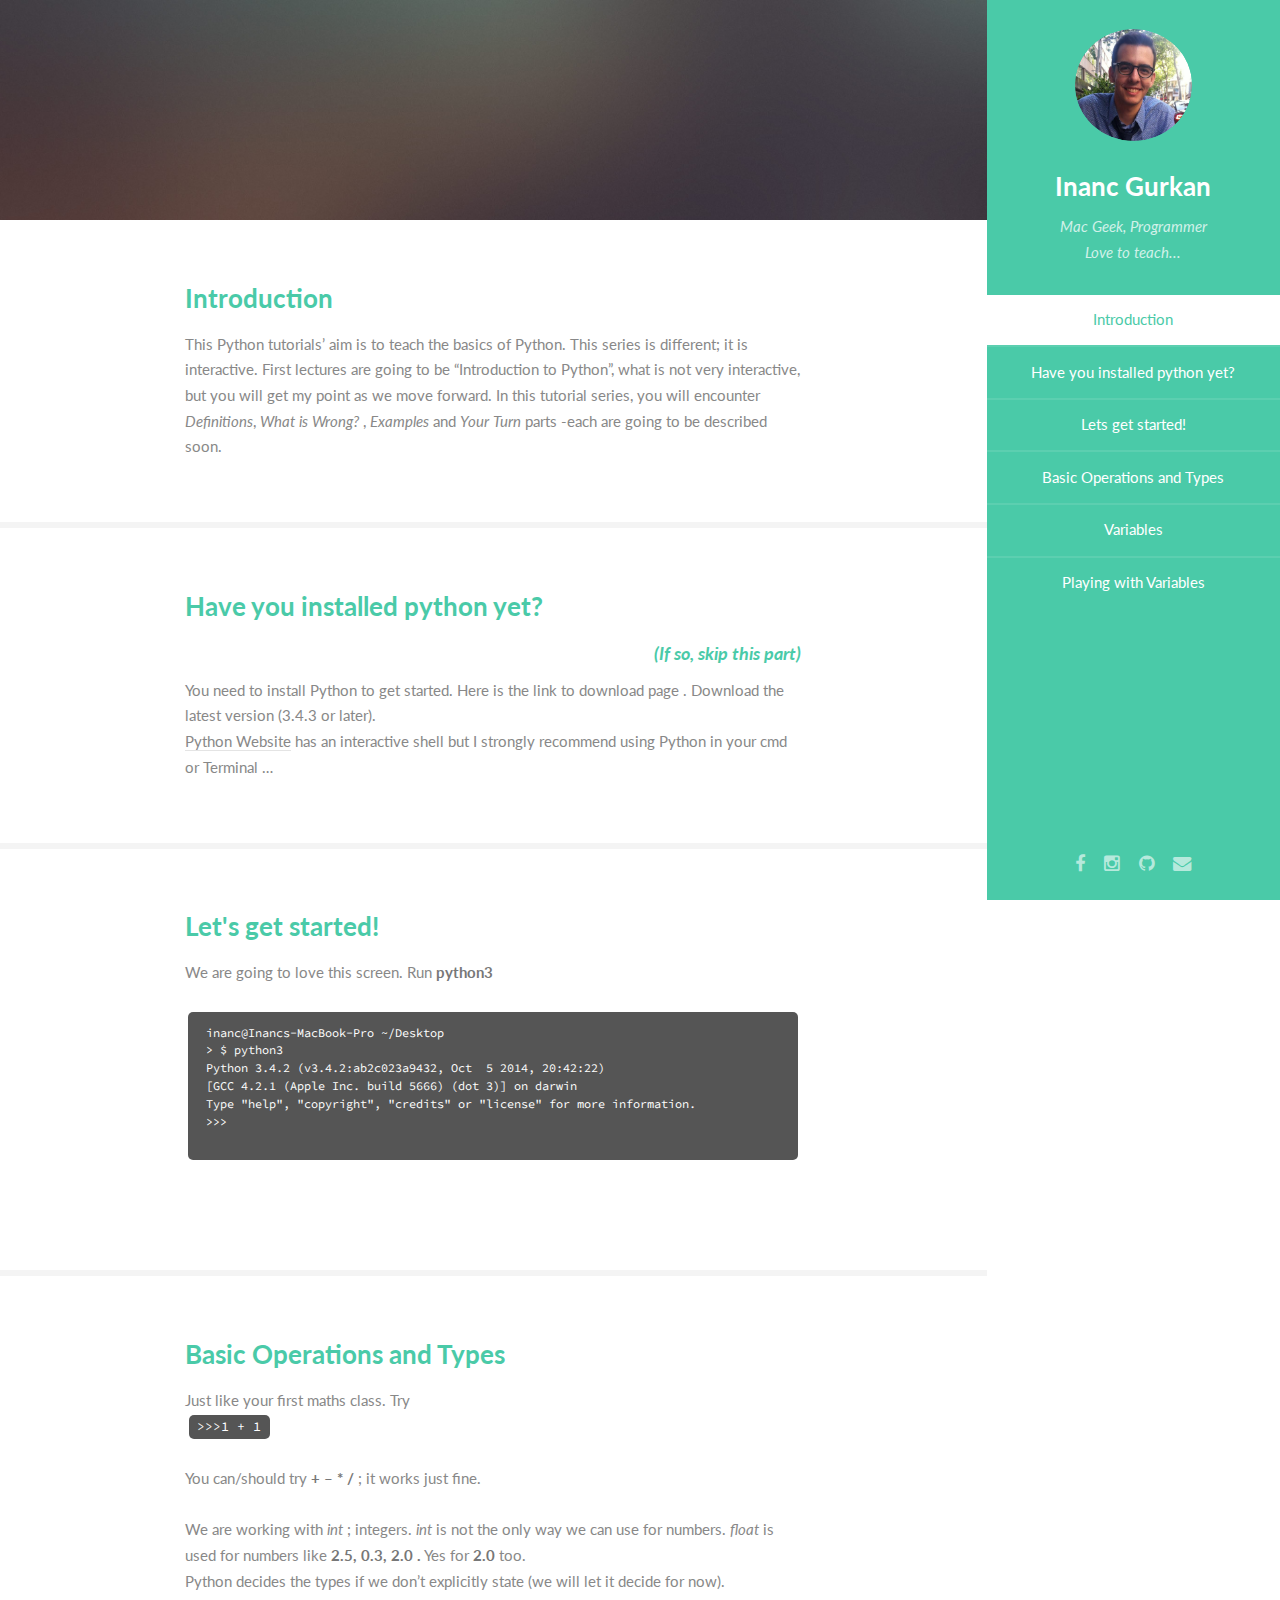
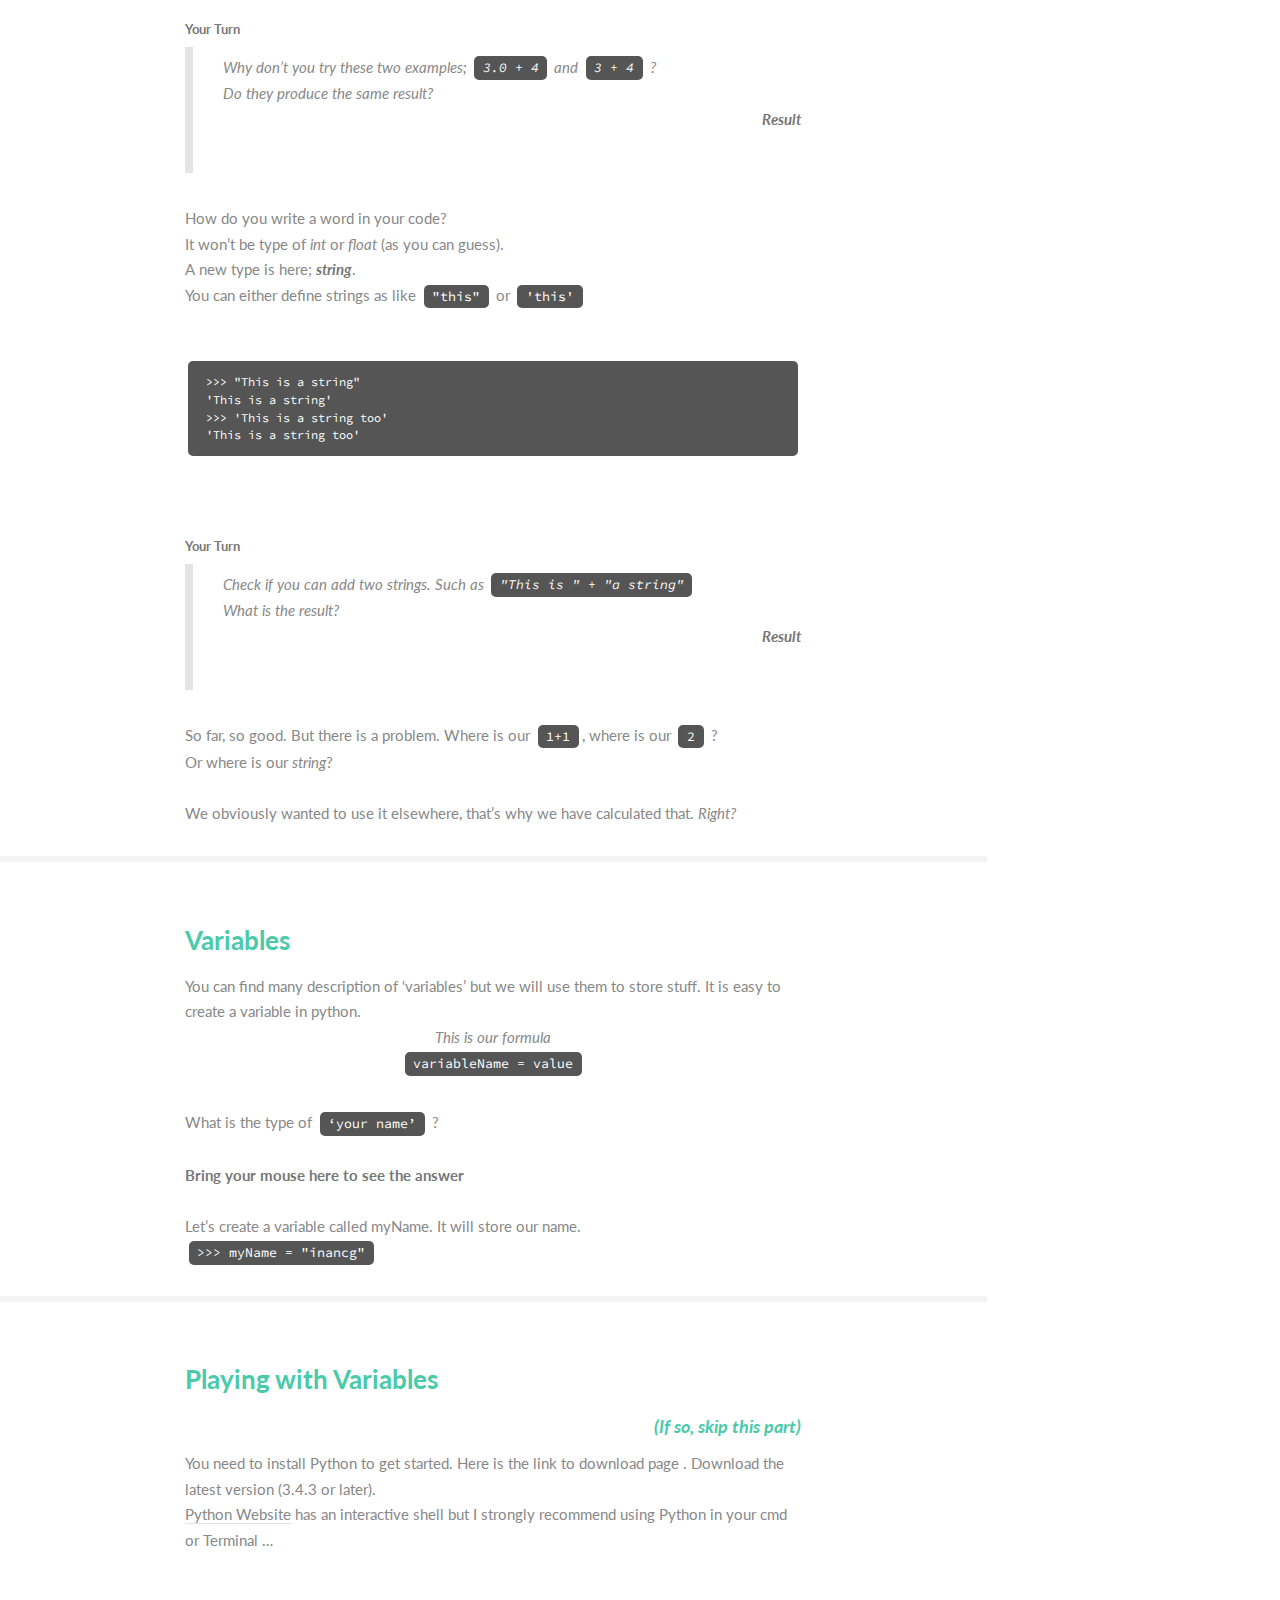
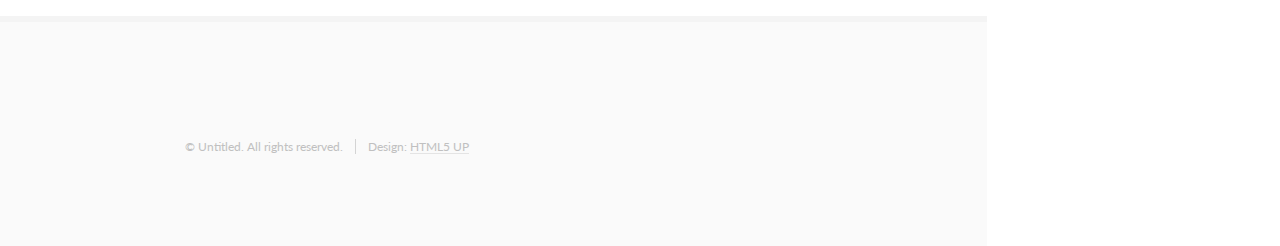
<file: src/python.html>
<!DOCTYPE HTML>
<!--
	Read Only by HTML5 UP
	html5up.net | @n33co
	Free for personal and commercial use under the CCA 3.0 license (html5up.net/license)
-->
<html>
	<head>
		<title>Inanc Gurkan (inancg)</title>
		<meta http-equiv="content-type" content="text/html; charset=utf-8" />
		<meta name="description" content="" />
		<meta name="keywords" content="" />
		<!--[if lte IE 8]><script src="css/ie/html5shiv.js"></script><![endif]-->
		<script src="js/jquery.min.js"></script>
		<script src="js/jquery.scrollzer.min.js"></script>
		<script src="js/jquery.scrolly.min.js"></script>
		<script src="js/skel.min.js"></script>
		<script src="js/skel-layers.min.js"></script>
		<script src="js/init.js"></script>
		<noscript>
			<link rel="stylesheet" href="css/skel.css" />
			<link rel="stylesheet" href="css/style.css" />
			<link rel="stylesheet" href="css/style-xlarge.css" />
		</noscript>
		<!--[if lte IE 8]><link rel="stylesheet" href="css/ie/v8.css" /><![endif]-->
	</head>
	<body>
		<div id="wrapper">

			<!-- Header -->
				<section id="header" class="skel-layers-fixed">
					<header>
						<span class="image avatar"><img src="images/avatar.png" alt="" /></span>
						<h1 id="logo"><a href="#">Inanc Gurkan</a></h1>
						<p>Mac Geek, Programmer<br />
						Love to teach...</p>
					</header>
					<nav id="nav">
						<ul>
							<li><a href="#one" class="active">Introduction</a></li>
							<li><a href="#two">Have you installed python yet?</a></li>
							<li><a href="#three">Lets get started!</a></li>
							<li><a href="#four">Basic Operations and Types</a></li>
							<li><a href="#five">Variables</a></li>
							<li><a href="#six">Playing with Variables</a></li>
						</ul>
					</nav>
					<footer>
						<ul class="icons">
							<li><a href="#" class="icon fa-facebook"><span class="label">Facebook</span></a></li>
							<li><a href="#" class="icon fa-instagram"><span class="label">Instagram</span></a></li>
							<li><a href="http://github.com/igurkan" class="icon fa-github"><span class="label">Github</span></a></li>
							<li><a href="#" class="icon fa-envelope"><span class="label">Email</span></a></li>
						</ul>
					</footer>
				</section>

			<!-- Main -->
				<div id="main">

					<!-- One -->
						<section id="one">
							<div class="container">
								<h3 style="color: #4acaa8">Introduction</h3>
								<p>This Python tutorials’ aim is to teach the basics of Python. This series is different; it is interactive. First lectures are going to be “Introduction to Python”, what is not very interactive, but you will get my point as we move forward. In this tutorial series, you will encounter <i>Definitions</i>, <i>What is Wrong?</i> , <i>Examples</i> and <i>Your Turn</i> parts -each are going to be described soon.</p>
							</div>
						</section>

						<!-- Two -->
						<section id="two">
							<div class="container">
								<h3 style="color: #4acaa8">Have you installed python yet?</h3>
								<h4 style="color: #4acaa8" align="right"><i>(If so, skip this part)</i></h4>
								<p>You need to install Python to get started. Here is the link to download page . Download the latest version (3.4.3 or later).
								</br><a href="http://python.org">Python Website</a> has an interactive shell but I strongly recommend using Python in your cmd or Terminal …</p>
							</div>
						</section>

						<!-- Three -->
						<section id="three">
							<div class="container">
								<h3 style="color: #4acaa8">Let's get started!</h3>
								We are going to love this screen. Run <strong>python3</strong>
								<pre>
									<code>inanc@Inancs-MacBook-Pro ~/Desktop
> $ python3
Python 3.4.2 (v3.4.2:ab2c023a9432, Oct  5 2014, 20:42:22)
[GCC 4.2.1 (Apple Inc. build 5666) (dot 3)] on darwin
Type "help", "copyright", "credits" or "license" for more information.
>>>
									</code>
								</pre>
							</div>
						</section>

						<!-- Four -->
						<section id="four">
							<div class="container">
								<h3 style="color: #4acaa8">Basic Operations and Types</h3>
								Just like your first maths class. Try
								</br>
								<code>>>>1 + 1
								</code>
								</br></br>
								You can/should try <strong>+  –  *  / </strong> ; it works just fine.
								</br></br>
								We are working with <i>int</i> ; integers. <i>int</i> is not the only way we can use for numbers. <i>float</i> is used for numbers like <strong>2.5, 0.3, 2.0 .</strong> Yes for <strong>2.0</strong> too.</br>Python decides the types if we don’t explicitly state (we will let it decide for now).
								</br>
								</br>
								<h5><strong>Your Turn</strong></h5>
								<blockquote>
									Why don’t you try these two examples; <code>3.0 + 4</code> and <code>3 + 4</code> ?
									</br>
									Do they produce the same result?
									<p align="right" id="ytIntFloat" onmouseover="ytAnswerIntFloat()"><strong>Result</strong></p>
								</blockquote>
								How do you write a word in your code?
								</br>
								It won’t be type of <i>int</i> or <i>float</i> (as you can guess). 
								</br>
								A new type is here; <i><strong>string</strong></i>.
								</br>
								You can either define strings as like <code>"this"</code> or <code>'this'</code>
								</br></br>
								<section>
									<pre>
										<code>>>> "This is a string"
'This is a string'
>>> 'This is a string too'
'This is a string too'</code>
									</pre>
								</section>
								<h5><strong>Your Turn</strong></h5>
								<blockquote>
									Check if you can add two strings. Such as <code>"This is " + "a string"</code>
									</br>
									What is the result?
									<p align="right" id="ytSumStrings" onmouseover="ytAnswerSumStrings()"><strong>Result</strong></p>
								</blockquote>
								
								So far, so good. But there is a problem. Where is our <code>1+1</code>, where is our <code>2</code> ?
								</br>
								Or where is our <i>string</i>?
								</br></br>
								We obviously wanted to use it elsewhere, that’s why we have calculated that. <i>Right?</i>
							</div>
						</section>

						<!-- Five -->
						<section id="five">
							<div class="container">
								<h3 style="color: #4acaa8">Variables</h3>
								You can find many description of ‘variables’ but we will use them to store stuff. It is easy to create a variable in python.
								</br>
								<p align="center"><i>This is our formula</i>
								</br>
								<code>variableName  =  value</code>
								</p>
								What is the type of <code>‘your name’</code> ?
								</br></br>
								<span id="qYourName" onmouseover="continueVar()"><strong>Bring your mouse here to see the answer</strong></span>
								</br></br>
								Let’s create a variable called myName. It will store our name.
								</br>
								<code>>>> myName = "inancg" </code>
							</div>
						</section>

						<!-- Six -->
						<section id="six">
							<div class="container">
								<h3 style="color: #4acaa8">Playing with Variables</h3>
								<h4 style="color: #4acaa8" align="right"><i>(If so, skip this part)</i></h4>
								<p>You need to install Python to get started. Here is the link to download page . Download the latest version (3.4.3 or later).
								</br><a href="http://python.org">Python Website</a> has an interactive shell but I strongly recommend using Python in your cmd or Terminal …</p>
							</div>
						</section>

			<!-- Footer -->
				<section id="footer">
					<div class="container">
						<ul class="copyright">
							<li>&copy; Untitled. All rights reserved.</li><li>Design: <a href="http://html5up.net">HTML5 UP</a></li>
						</ul>
					</div>
				</section>

		</div>

		<script>

		function continueVar() {
		    document.getElementById("qYourName").innerHTML = "<strong>It is a string and we all know that (Python too).</strong>";
		}

		function ytAnswerIntFloat() {
		    document.getElementById("ytIntFloat").innerHTML = "<strong>First result is a <i>float</i>. Second result is an <i>int</i>"+
		    "</br>So, </strong><code>int + int = int</code> <strong>and</strong> <code>float + int = float</code>"+
		    "</br><strong>What else can you say?"+
		    "</strong>";
		}

		function ytAnswerSumStrings() {
		    document.getElementById("ytSumStrings").innerHTML = "<strong>It works! So, you can add strings. Don't forget to add spaces!</br></strong><code>string + string = string</code>";
		}

		</script>
	</body>
</html>
</file>
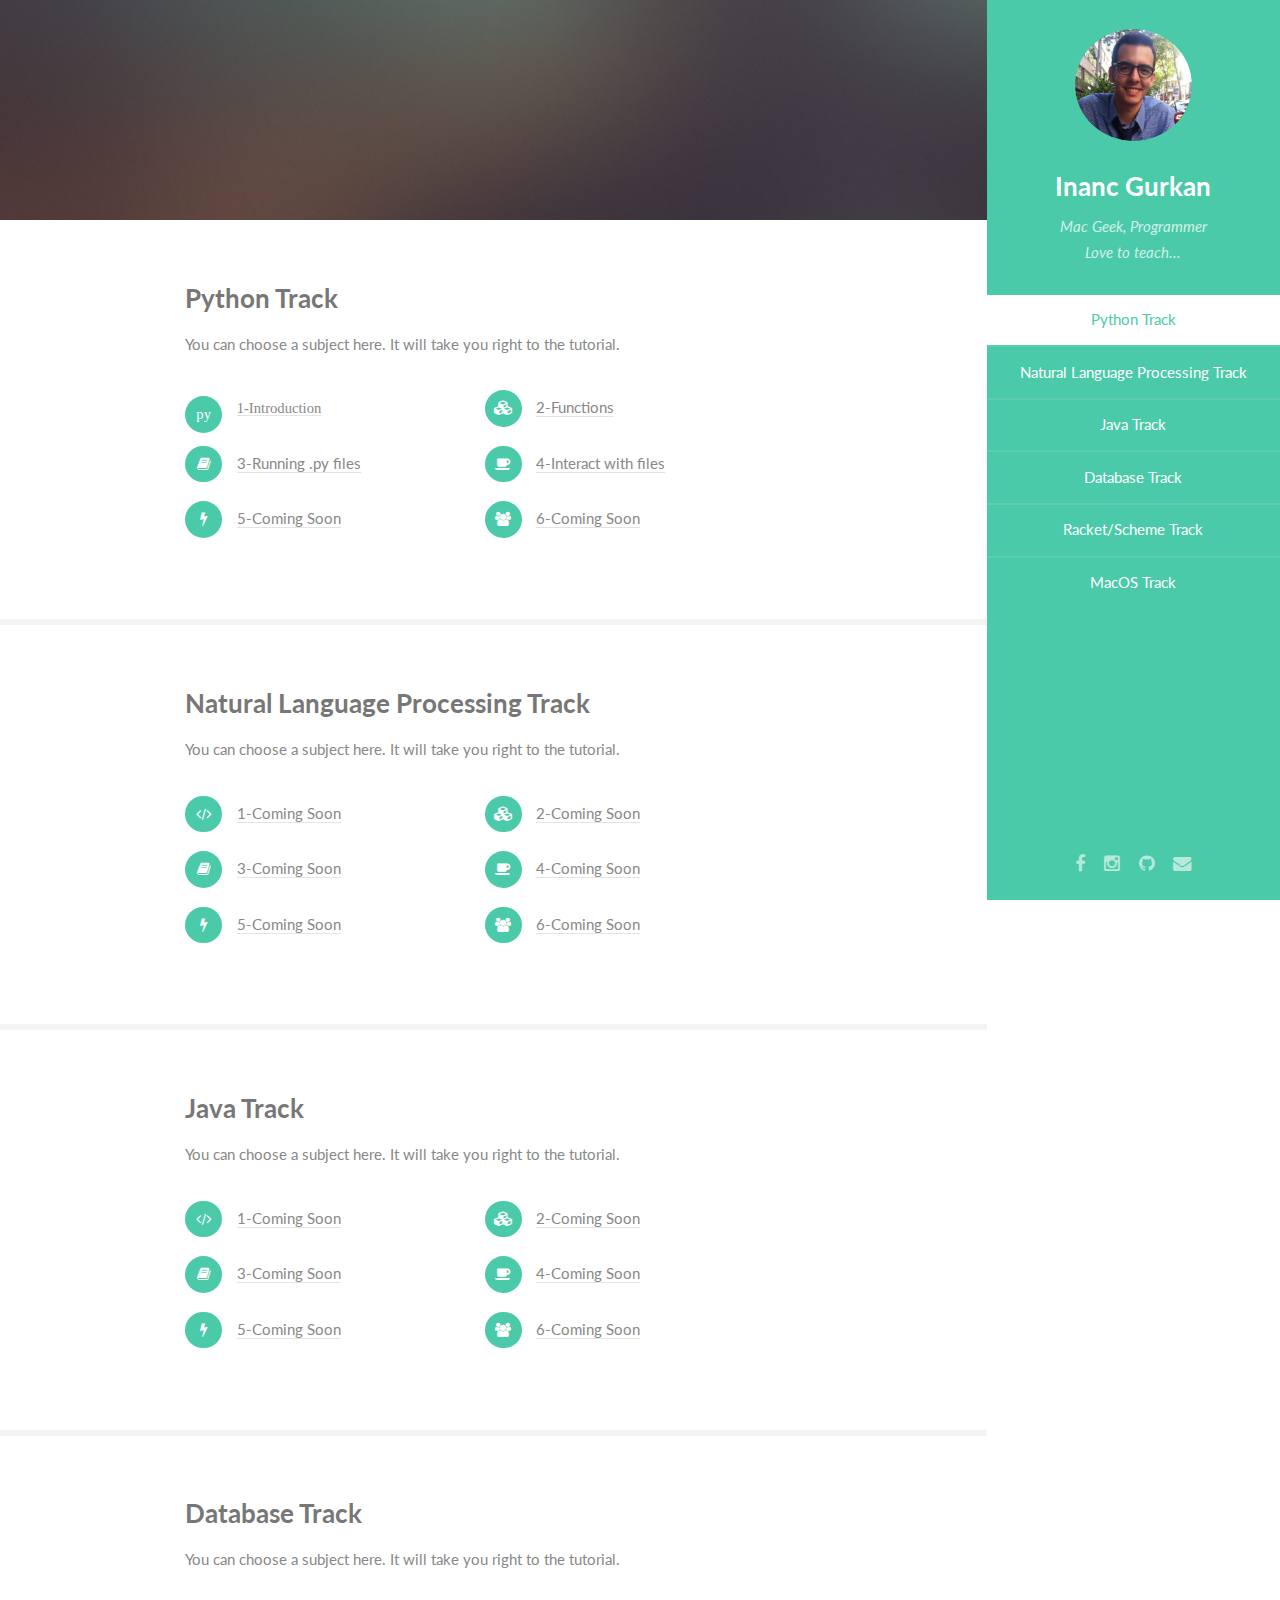
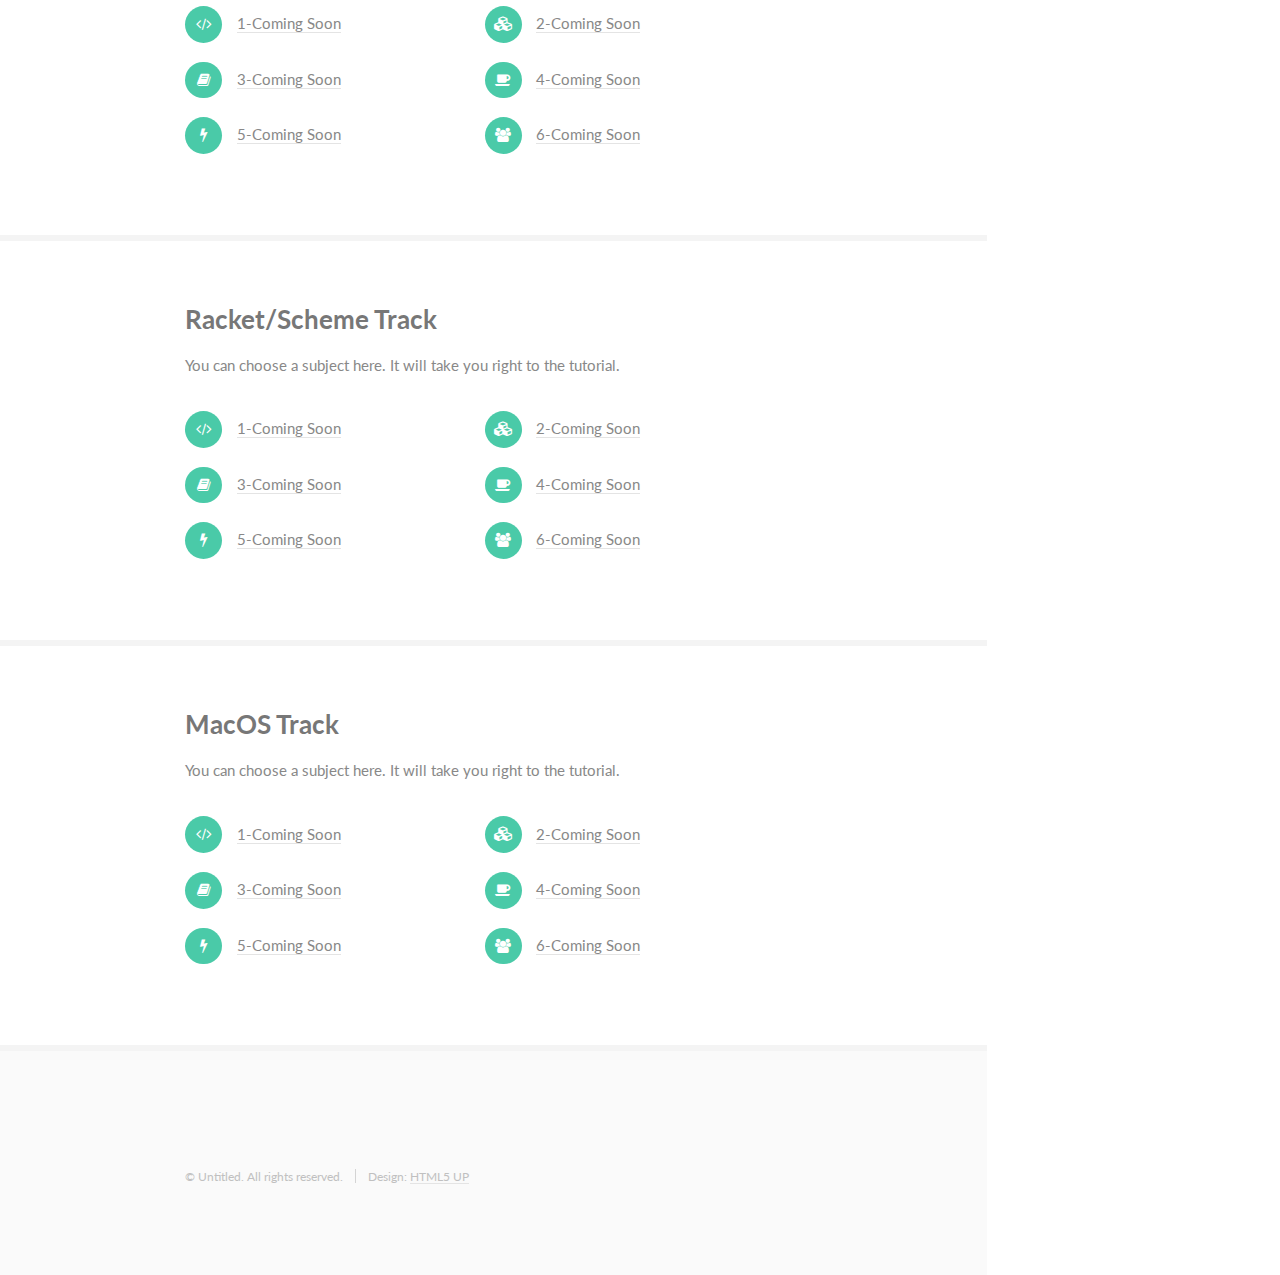
<file: src/tutorials.html>
<!DOCTYPE HTML>
<!--
	Read Only by HTML5 UP
	html5up.net | @n33co
	Free for personal and commercial use under the CCA 3.0 license (html5up.net/license)
-->
<html>
	<head>
		<title>Inanc Gurkan (inancg)</title>
		<meta http-equiv="content-type" content="text/html; charset=utf-8" />
		<meta name="description" content="" />
		<meta name="keywords" content="" />
		<!--[if lte IE 8]><script src="css/ie/html5shiv.js"></script><![endif]-->
		<script src="js/jquery.min.js"></script>
		<script src="js/jquery.scrollzer.min.js"></script>
		<script src="js/jquery.scrolly.min.js"></script>
		<script src="js/skel.min.js"></script>
		<script src="js/skel-layers.min.js"></script>
		<script src="js/init.js"></script>
		<noscript>
			<link rel="stylesheet" href="css/skel.css" />
			<link rel="stylesheet" href="css/style.css" />
			<link rel="stylesheet" href="css/style-xlarge.css" />
		</noscript>
		<!--[if lte IE 8]><link rel="stylesheet" href="css/ie/v8.css" /><![endif]-->
	</head>
	<body>
		<div id="wrapper">

			<!-- Header -->
				<section id="header" class="skel-layers-fixed">
					<header>
						<span class="image avatar"><img src="images/avatar.png" alt="" /></span>
						<h1 id="logo"><a href="#">Inanc Gurkan</a></h1>
						<p>Mac Geek, Programmer<br />
						Love to teach...</p>
					</header>
					<nav id="nav">
						<ul>
							<li><a href="#one" class="active">Python Track</a></li>
							<li><a href="#two">Natural Language Processing Track</a></li>
							<li><a href="#three">Java Track</a></li>
							<li><a href="#four">Database Track</a></li>
							<li><a href="#five">Racket/Scheme Track</a></li>
							<li><a href="#six">MacOS Track</a></li>
						</ul>
					</nav>
					<footer>
						<ul class="icons">
							<li><a href="#" class="icon fa-facebook"><span class="label">Facebook</span></a></li>
							<li><a href="#" class="icon fa-instagram"><span class="label">Instagram</span></a></li>
							<li><a href="http://github.com/igurkan" class="icon fa-github"><span class="label">Github</span></a></li>
							<li><a href="#" class="icon fa-envelope"><span class="label">Email</span></a></li>
						</ul>
					</footer>
				</section>

			<!-- Main -->
				<div id="main">

					<!-- One -->
						<section id="one">
							<div class="container">
								<h3>Python Track</h3>
								<p>You can choose a subject here. It will take you right to the tutorial.</p>
								<ul class="feature-icons">
									<li class="fa fa-alphaPy"><a href="python.html">1-Introduction</a></li>
									<li class="fa-cubes"><a href="http://google.com">2-Functions</a></li>
									<li class="fa-book"><a href="http://google.com">3-Running .py files</a></li>
									<li class="fa-coffee"><a href="http://google.com">4-Interact with files</a></li>
									<li class="fa-bolt"><a href="http://google.com">5-Coming Soon</a></li>
									<li class="fa-users"><a href="http://google.com">6-Coming Soon</a></li>
								</ul>
							</div>
						</section>

					<!-- Two -->
						<section id="two">
							<div class="container">
								<h3>Natural Language Processing Track</h3>
								<p>You can choose a subject here. It will take you right to the tutorial.</p>
								<ul class="feature-icons">
									<li class="fa-code"><a href="tutorials/python.html">1-Coming Soon</a></li>
									<li class="fa-cubes"><a href="http://google.com">2-Coming Soon</a></li>
									<li class="fa-book"><a href="http://google.com">3-Coming Soon</a></li>
									<li class="fa-coffee"><a href="http://google.com">4-Coming Soon</a></li>
									<li class="fa-bolt"><a href="http://google.com">5-Coming Soon</a></li>
									<li class="fa-users"><a href="http://google.com">6-Coming Soon</a></li>
								</ul>
							</div>
						</section>

					
					<!-- Three -->
						<section id="three">
							<div class="container">
								<h3>Java Track</h3>
								<p>You can choose a subject here. It will take you right to the tutorial.</p>
								<ul class="feature-icons">
									<li class="fa-code"><a href="tutorials/python.html">1-Coming Soon</a></li>
									<li class="fa-cubes"><a href="http://google.com">2-Coming Soon</a></li>
									<li class="fa-book"><a href="http://google.com">3-Coming Soon</a></li>
									<li class="fa-coffee"><a href="http://google.com">4-Coming Soon</a></li>
									<li class="fa-bolt"><a href="http://google.com">5-Coming Soon</a></li>
									<li class="fa-users"><a href="http://google.com">6-Coming Soon</a></li>
								</ul>
							</div>
						</section>

					<!-- Four -->
						<section id="four">
							<div class="container">
								<h3>Database Track</h3>
								<p>You can choose a subject here. It will take you right to the tutorial.</p>
								<ul class="feature-icons">
									<li class="fa-code"><a href="tutorials/python.html">1-Coming Soon</a></li>
									<li class="fa-cubes"><a href="http://google.com">2-Coming Soon</a></li>
									<li class="fa-book"><a href="http://google.com">3-Coming Soon</a></li>
									<li class="fa-coffee"><a href="http://google.com">4-Coming Soon</a></li>
									<li class="fa-bolt"><a href="http://google.com">5-Coming Soon</a></li>
									<li class="fa-users"><a href="http://google.com">6-Coming Soon</a></li>
								</ul>
							</div>
						</section>

					<!-- Five -->
						<section id="five">
							<div class="container">
								<h3>Racket/Scheme Track</h3>
								<p>You can choose a subject here. It will take you right to the tutorial.</p>
								<ul class="feature-icons">
									<li class="fa-code"><a href="tutorials/python.html">1-Coming Soon</a></li>
									<li class="fa-cubes"><a href="http://google.com">2-Coming Soon</a></li>
									<li class="fa-book"><a href="http://google.com">3-Coming Soon</a></li>
									<li class="fa-coffee"><a href="http://google.com">4-Coming Soon</a></li>
									<li class="fa-bolt"><a href="http://google.com">5-Coming Soon</a></li>
									<li class="fa-users"><a href="http://google.com">6-Coming Soon</a></li>
								</ul>
							</div>
						</section>

					<!-- Six -->
						<section id="six">
							<div class="container">
								<h3>MacOS Track</h3>
								<p>You can choose a subject here. It will take you right to the tutorial.</p>
								<ul class="feature-icons">
									<li class="fa-code"><a href="tutorials/python.html">1-Coming Soon</a></li>
									<li class="fa-cubes"><a href="http://google.com">2-Coming Soon</a></li>
									<li class="fa-book"><a href="http://google.com">3-Coming Soon</a></li>
									<li class="fa-coffee"><a href="http://google.com">4-Coming Soon</a></li>
									<li class="fa-bolt"><a href="http://google.com">5-Coming Soon</a></li>
									<li class="fa-users"><a href="http://google.com">6-Coming Soon</a></li>
								</ul>
							</div>
						</section>

			<!-- Footer -->
				<section id="footer">
					<div class="container">
						<ul class="copyright">
							<li>&copy; Untitled. All rights reserved.</li><li>Design: <a href="http://html5up.net">HTML5 UP</a></li>
						</ul>
					</div>
				</section>

		</div>
	</body>
</html>
</file>
<file: css/style-xlarge.css>
/*
	Read Only by HTML5 UP
	html5up.net | @n33co
	Free for personal and commercial use under the CCA 3.0 license (html5up.net/license)
*/

/* Basic */

	body, input, select, textarea {
		font-size: 13pt;
	}

/* Header */

	#header {
		width: 21em;
	}

		#header > header {
			padding: 2em;
		}

		#header > footer {
			padding: 1.5em;
		}

/* Wrapper */

	#wrapper {
		padding-right: 21em;
	}

/* Main */

	#main > section > .container {
		padding: 4em 0 2em 0;
	}
</file>
<file: css/ie/v8.css>
/*
	Read Only by HTML5 UP
	html5up.net | @n33co
	Free for personal and commercial use under the CCA 3.0 license (html5up.net/license)
*/

/* Basic */

	code,
	input[type="text"],
	input[type="password"],
	input[type="email"],
	select,
	textarea,
	.box,
	.image,
	.image img,
	input[type="submit"],
	input[type="reset"],
	input[type="button"],
	.button {
		position: relative;
		-ms-behavior: url("css/ie/PIE.htc");
	}

/* Form */

	input[type="text"],
	input[type="password"],
	input[type="email"],
	select {
		line-height: 2.75em;
	}

	input[type="checkbox"],
	input[type="radio"] {
		-moz-appearance: normal;
		-webkit-appearance: normal;
		-o-appearance: normal;
		-ms-appearance: normal;
		appearance: normal;
	}

		input[type="checkbox"] + label,
		input[type="radio"] + label {
			padding: 0 0 0 1.5em;
		}

			input[type="checkbox"] + label:before,
			input[type="radio"] + label:before {
				display: none;
			}

/* Button */

	input[type="submit"].alt,
	input[type="reset"].alt,
	input[type="button"].alt,
	.button.alt {
		border: solid 2px #e4e4e4;
	}
</file>
<file: src/css/style-xlarge.css>
/*
	Read Only by HTML5 UP
	html5up.net | @n33co
	Free for personal and commercial use under the CCA 3.0 license (html5up.net/license)
*/

/* Basic */

	body, input, select, textarea {
		font-size: 13pt;
	}

/* Header */

	#header {
		width: 21em;
	}

		#header > header {
			padding: 2em;
		}

		#header > footer {
			padding: 1.5em;
		}

/* Wrapper */

	#wrapper {
		padding-right: 21em;
	}

/* Main */

	#main > section > .container {
		padding: 4em 0 2em 0;
	}
</file>
<file: src/css/ie/v8.css>
/*
	Read Only by HTML5 UP
	html5up.net | @n33co
	Free for personal and commercial use under the CCA 3.0 license (html5up.net/license)
*/

/* Basic */

	code,
	input[type="text"],
	input[type="password"],
	input[type="email"],
	select,
	textarea,
	.box,
	.image,
	.image img,
	input[type="submit"],
	input[type="reset"],
	input[type="button"],
	.button {
		position: relative;
		-ms-behavior: url("css/ie/PIE.htc");
	}

/* Form */

	input[type="text"],
	input[type="password"],
	input[type="email"],
	select {
		line-height: 2.75em;
	}

	input[type="checkbox"],
	input[type="radio"] {
		-moz-appearance: normal;
		-webkit-appearance: normal;
		-o-appearance: normal;
		-ms-appearance: normal;
		appearance: normal;
	}

		input[type="checkbox"] + label,
		input[type="radio"] + label {
			padding: 0 0 0 1.5em;
		}

			input[type="checkbox"] + label:before,
			input[type="radio"] + label:before {
				display: none;
			}

/* Button */

	input[type="submit"].alt,
	input[type="reset"].alt,
	input[type="button"].alt,
	.button.alt {
		border: solid 2px #e4e4e4;
	}
</file>
<file: css/skel.css>
/* Resets (http://meyerweb.com/eric/tools/css/reset/ | v2.0 | 20110126 | License: none (public domain)) */

	html,body,div,span,applet,object,iframe,h1,h2,h3,h4,h5,h6,p,blockquote,pre,a,abbr,acronym,address,big,cite,code,del,dfn,em,img,ins,kbd,q,s,samp,small,strike,strong,sub,sup,tt,var,b,u,i,center,dl,dt,dd,ol,ul,li,fieldset,form,label,legend,table,caption,tbody,tfoot,thead,tr,th,td,article,aside,canvas,details,embed,figure,figcaption,footer,header,hgroup,menu,nav,output,ruby,section,summary,time,mark,audio,video{margin:0;padding:0;border:0;font-size:100%;font:inherit;vertical-align:baseline;}article,aside,details,figcaption,figure,footer,header,hgroup,menu,nav,section{display:block;}body{line-height:1;}ol,ul{list-style:none;}blockquote,q{quotes:none;}blockquote:before,blockquote:after,q:before,q:after{content:'';content:none;}table{border-collapse:collapse;border-spacing:0;}body{-webkit-text-size-adjust:none}

/* Box Model */

	*, *:before, *:after {
		-moz-box-sizing: border-box;
		-webkit-box-sizing: border-box;
		box-sizing: border-box;
	}

/* Container */

	.container {
		margin-left: auto;
		margin-right: auto;

		/* width: (containers) */
		width: 45em;
	}

	/* Modifiers */

		/* 125% */
			.container.\31 25\25 {
				width: 100%;

				/* max-width: (containers * 1.25) */
				max-width: 56.25em;

				/* min-width: (containers) */
				min-width: 45em;
			}

		/* 75% */
			.container.\37 5\25 {

				/* width: (containers * 0.75) */
				width: 33.75em;

			}

		/* 50% */
			.container.\35 0\25 {

				/* width: (containers * 0.50) */
				width: 22.5em;

			}

		/* 25% */
			.container.\32 5\25 {

				/* width: (containers * 0.25) */
				width: 11.25em;

			}

/* Grid */

	.row {
		border-bottom: solid 1px transparent;
	}

	.row > * {
		float: left;
	}

	.row:after, .row:before {
		content: '';
		display: block;
		clear: both;
		height: 0;
	}

	.row.uniform > * > :first-child {
		margin-top: 0;
	}

	.row.uniform > * > :last-child {
		margin-bottom: 0;
	}

	/* Gutters */

		/* Normal */

			.row > * {
				/* padding: (gutters.horizontal) 0 0 (gutters.vertical) */
				padding: 0 0 0 2em;
			}

			.row {
				/* margin: -(gutters.horizontal) 0 -1px -(gutters.vertical) */
				margin: 0 0 -1px -2em;
			}

			.row.uniform > * {
				/* padding: (gutters.vertical) 0 0 (gutters.vertical) */
				padding: 2em 0 0 2em;
			}

			.row.uniform {
				/* margin: -(gutters.vertical) 0 -1px -(gutters.vertical) */
				margin: -2em 0 -1px -2em;
			}

		/* 200% */

			.row.\32 00\25 > * {
				/* padding: (gutters.horizontal) 0 0 (gutters.vertical) */
				padding: 0 0 0 4em;
			}

			.row.\32 00\25 {
				/* margin: -(gutters.horizontal) 0 -1px -(gutters.vertical) */
				margin: 0 0 -1px -4em;
			}

			.row.uniform.\32 00\25 > * {
				/* padding: (gutters.vertical) 0 0 (gutters.vertical) */
				padding: 4em 0 0 4em;
			}

			.row.uniform.\32 00\25 {
				/* margin: -(gutters.vertical) 0 -1px -(gutters.vertical) */
				margin: -4em 0 -1px -4em;
			}

		/* 150% */

			.row.\31 50\25 > * {
				/* padding: (gutters.horizontal) 0 0 (gutters.vertical) */
				padding: 0 0 0 1.5em;
			}

			.row.\31 50\25 {
				/* margin: -(gutters.horizontal) 0 -1px -(gutters.vertical) */
				margin: 0 0 -1px -1.5em;
			}

			.row.uniform.\31 50\25 > * {
				/* padding: (gutters.vertical) 0 0 (gutters.vertical) */
				padding: 1.5em 0 0 1.5em;
			}

			.row.uniform.\31 50\25 {
				/* margin: -(gutters.vertical) 0 -1px -(gutters.vertical) */
				margin: -1.5em 0 -1px -1.5em;
			}

		/* 50% */

			.row.\35 0\25 > * {
				/* padding: (gutters.horizontal) 0 0 (gutters.vertical) */
				padding: 0 0 0 1em;
			}

			.row.\35 0\25 {
				/* margin: -(gutters.horizontal) 0 -1px -(gutters.vertical) */
				margin: 0 0 -1px -1em;
			}

			.row.uniform.\35 0\25 > * {
				/* padding: (gutters.vertical) 0 0 (gutters.vertical) */
				padding: 1em 0 0 1em;
			}

			.row.uniform.\35 0\25 {
				/* margin: -(gutters.vertical) 0 -1px -(gutters.vertical) */
				margin: -1em 0 -1px -1em;
			}

		/* 25% */

			.row.\32 5\25 > * {
				/* padding: (gutters.horizontal) 0 0 (gutters.vertical) */
				padding: 0 0 0 0.5em;
			}

			.row.\32 5\25 {
				/* margin: -(gutters.horizontal) 0 -1px -(gutters.vertical) */
				margin: 0 0 -1px -0.5em;
			}

			.row.uniform.\32 5\25 > * {
				/* padding: (gutters.vertical) 0 0 (gutters.vertical) */
				padding: 0.5em 0 0 0.5em;
			}

			.row.uniform.\32 5\25 {
				/* margin: -(gutters.vertical) 0 -1px -(gutters.vertical) */
				margin: -0.5em 0 -1px -0.5em;
			}

		/* 0% */

			.row.\30 \25 > * {
				padding: 0;
			}

			.row.\30 \25 {
				margin: 0 0 -1px 0;
			}

	/* Cells */

		.\31 2u, .\31 2u\24 { width: 100%; clear: none; margin-left: 0; }
		.\31 1u, .\31 1u\24 { width: 91.6666666667%; clear: none; margin-left: 0; }
		.\31 0u, .\31 0u\24 { width: 83.3333333333%; clear: none; margin-left: 0; }
		.\39 u, .\39 u\24 { width: 75%; clear: none; margin-left: 0; }
		.\38 u, .\38 u\24 { width: 66.6666666667%; clear: none; margin-left: 0; }
		.\37 u, .\37 u\24 { width: 58.3333333333%; clear: none; margin-left: 0; }
		.\36 u, .\36 u\24 { width: 50%; clear: none; margin-left: 0; }
		.\35 u, .\35 u\24 { width: 41.6666666667%; clear: none; margin-left: 0; }
		.\34 u, .\34 u\24 { width: 33.3333333333%; clear: none; margin-left: 0; }
		.\33 u, .\33 u\24 { width: 25%; clear: none; margin-left: 0; }
		.\32 u, .\32 u\24 { width: 16.6666666667%; clear: none; margin-left: 0; }
		.\31 u, .\31 u\24 { width: 8.3333333333%; clear: none; margin-left: 0; }

		.\31 2u\24 + *,
		.\31 1u\24 + *,
		.\31 0u\24 + *,
		.\39 u\24 + *,
		.\38 u\24 + *,
		.\37 u\24 + *,
		.\36 u\24 + *,
		.\35 u\24 + *,
		.\34 u\24 + *,
		.\33 u\24 + *,
		.\32 u\24 + *,
		.\31 u\24 + * {
			clear: left;
		}

		.\-11u { margin-left: 91.6666666667% }
		.\-10u { margin-left: 83.3333333333% }
		.\-9u { margin-left: 75% }
		.\-8u { margin-left: 66.6666666667% }
		.\-7u { margin-left: 58.3333333333% }
		.\-6u { margin-left: 50% }
		.\-5u { margin-left: 41.6666666667% }
		.\-4u { margin-left: 33.3333333333% }
		.\-3u { margin-left: 25% }
		.\-2u { margin-left: 16.6666666667% }
		.\-1u { margin-left: 8.3333333333% }
</file>
<file: css/style.css>
@charset "UTF-8";
@import url(font-awesome.min.css);
@import url("http://fonts.googleapis.com/css?family=Lato:400,400italic,700,700italic|Source+Code+Pro:400");

/*
	Read Only by HTML5 UP
	html5up.net | @n33co
	Free for personal and commercial use under the CCA 3.0 license (html5up.net/license)
*/

/* Basic */

	body {
		background: #fff;
	}

	body, input, select, textarea {
		color: #888;
		font-family: "Lato", sans-serif;
		font-size: 16pt;
		font-weight: 400;
		line-height: 1.75em;
	}

	a {
		-moz-transition: color 0.2s ease-in-out, border-color 0.2s ease-in-out;
		-webkit-transition: color 0.2s ease-in-out, border-color 0.2s ease-in-out;
		-o-transition: color 0.2s ease-in-out, border-color 0.2s ease-in-out;
		-ms-transition: color 0.2s ease-in-out, border-color 0.2s ease-in-out;
		transition: color 0.2s ease-in-out, border-color 0.2s ease-in-out;
		border-bottom: solid 1px #e4e4e4;
		color: inherit;
		text-decoration: none;
	}

		a:hover {
			border-bottom-color: transparent;
			color: #4acaa8 !important;
		}

	strong, b {
		color: #777;
		font-weight: 700;
	}

	em, i {
		font-style: italic;
	}

	p {
		margin: 0 0 2.25em 0;
	}

	h1, h2, h3, h4, h5, h6 {
		color: #777;
		font-weight: 700;
		line-height: 1em;
		margin: 0 0 0.5625em 0;
	}

		h1 a, h2 a, h3 a, h4 a, h5 a, h6 a {
			border: 0;
			color: inherit;
			text-decoration: none;
		}

	h2 {
		font-size: 2em;
		line-height: 1.5em;
	}

	h3 {
		font-size: 1.75em;
		line-height: 1.5em;
	}

	h4 {
		font-size: 1.25em;
		line-height: 1.5em;
	}

	h5 {
		font-size: 0.9em;
		line-height: 1.5em;
	}

	h6 {
		font-size: 0.7em;
		line-height: 1.5em;
	}

	sub {
		font-size: 0.8em;
		position: relative;
		top: 0.5em;
	}

	sup {
		font-size: 0.8em;
		position: relative;
		top: -0.5em;
	}

	hr {
		border: 0;
		border-bottom: solid 2px #f4f4f4;
		margin: 2.25em 0;
	}

		hr.major {
			margin: 3.375em 0;
		}

	blockquote {
		border-left: solid 8px #e4e4e4;
		font-style: italic;
		margin: 0 0 2.25em 0;
		padding: 0.5em 0 0.5em 2em;
	}

	code {
		background: #555;
		border-radius: 5px;
		color: #fff;
		font-family: "Source Code Pro", monospace;
		font-size: 0.9em;
		margin: 0 0.25em;
		padding: 0.25em 0.65em;
	}

	pre {
		font-family: "Source Code Pro", monospace;
		font-size: 0.9em;
		margin: 0 0 2.25em 0;
	}

		pre code {
			-webkit-overflow-scrolling: touch;
			display: block;
			line-height: 1.5em;
			overflow-x: auto;
			padding: 1em 1.5em;
		}

	.align-left {
		text-align: left;
	}

	.align-center {
		text-align: center;
	}

	.align-right {
		text-align: right;
	}

/* Section/Article */

	section.special, article.special {
		text-align: center;
	}

	header p {
		color: #aaa;
		position: relative;
		margin: 0 0 1.6875em 0;
	}

	header h2 + p {
		font-size: 1.25em;
		margin-top: -0.5em;
		line-height: 1.5em;
	}

	header h3 + p {
		font-size: 1.1em;
		margin-top: -0.35em;
		line-height: 1.5em;
	}

	header h4 + p,
	header h5 + p,
	header h6 + p {
		font-size: 0.9em;
		margin-top: -0.25em;
		line-height: 1.5em;
	}

	header.major h2 {
		color: #4acaa8;
		font-size: 3.5em;
	}

		header.major h2 + p {
			color: #777;
			font-size: 1.75em;
			font-weight: 700;
			margin-top: -0.75em;
		}

/* Form */

	form {
		margin: 0 0 2.25em 0;
	}

	label {
		color: #777;
		display: block;
		font-size: 0.9em;
		font-weight: 700;
		margin: 0 0 1.125em 0;
	}

	input::-moz-focus-inner {
		border: 0;
		padding: 0;
	}

	input[type="text"],
	input[type="password"],
	input[type="email"],
	select,
	textarea {
		-moz-appearance: none;
		-webkit-appearance: none;
		-o-appearance: none;
		-ms-appearance: none;
		appearance: none;
		border-radius: 5px;
		border: none;
		border: solid 2px #e4e4e4;
		color: inherit;
		display: block;
		outline: 0;
		padding: 0 1em;
		text-decoration: none;
		width: 100%;
	}

		input[type="text"]:invalid,
		input[type="password"]:invalid,
		input[type="email"]:invalid,
		select:invalid,
		textarea:invalid {
			box-shadow: none;
		}

		input[type="text"]:focus,
		input[type="password"]:focus,
		input[type="email"]:focus,
		select:focus,
		textarea:focus {
			border-color: #4acaa8;
		}

	.select-wrapper {
		text-decoration: none;
		display: block;
		position: relative;
	}

		.select-wrapper:before {
			content: '\f078';
			-moz-osx-font-smoothing: grayscale;
			-webkit-font-smoothing: antialiased;
			font-family: FontAwesome;
			font-style: normal;
			font-weight: normal;
			text-transform: none !important;
		}

		.select-wrapper:before {
			color: #e4e4e4;
			display: block;
			height: 2.75em;
			line-height: 2.75em;
			pointer-events: none;
			position: absolute;
			right: 0;
			text-align: center;
			top: 0;
			width: 2.75em;
		}

		.select-wrapper select::-ms-expand {
			display: none;
		}

	input[type="text"],
	input[type="password"],
	input[type="email"],
	select {
		height: 2.75em;
	}

	textarea {
		padding: 0.75em 1em;
	}

	input[type="checkbox"],
	input[type="radio"] {
		-moz-appearance: none;
		-webkit-appearance: none;
		-o-appearance: none;
		-ms-appearance: none;
		appearance: none;
		display: block;
		float: left;
		margin-right: -2em;
		opacity: 0;
		width: 1em;
		z-index: -1;
	}

		input[type="checkbox"] + label,
		input[type="radio"] + label {
			text-decoration: none;
			color: #888;
			cursor: pointer;
			display: inline-block;
			font-size: 1em;
			font-weight: 400;
			padding-left: 2.4em;
			padding-right: 0.75em;
			position: relative;
		}

			input[type="checkbox"] + label:before,
			input[type="radio"] + label:before {
				-moz-osx-font-smoothing: grayscale;
				-webkit-font-smoothing: antialiased;
				font-family: FontAwesome;
				font-style: normal;
				font-weight: normal;
				text-transform: none !important;
			}

			input[type="checkbox"] + label:before,
			input[type="radio"] + label:before {
				background: #fafafa;
				border-radius: 5px;
				border: solid 2px #e4e4e4;
				content: '';
				display: inline-block;
				height: 1.65em;
				left: 0;
				line-height: 1.58125em;
				position: absolute;
				text-align: center;
				top: 0;
				width: 1.65em;
			}

		input[type="checkbox"]:checked + label:before,
		input[type="radio"]:checked + label:before {
			background: #989898;
			border-color: #989898;
			color: #ffffff;
			content: '\f00c';
		}

		input[type="checkbox"]:focus + label:before,
		input[type="radio"]:focus + label:before {
			border-color: #4acaa8;
		}

	input[type="checkbox"] + label:before {
		border-radius: 5px;
	}

	input[type="radio"] + label:before {
		border-radius: 100%;
	}

	::-webkit-input-placeholder {
		color: #aaa !important;
		font-style: italic;
		opacity: 1.0;
	}

	:-moz-placeholder {
		color: #aaa !important;
		font-style: italic;
		opacity: 1.0;
	}

	::-moz-placeholder {
		color: #aaa !important;
		font-style: italic;
		opacity: 1.0;
	}

	:-ms-input-placeholder {
		color: #aaa !important;
		font-style: italic;
		opacity: 1.0;
	}

	.formerize-placeholder {
		color: #aaa !important;
		font-style: italic;
		opacity: 1.0;
	}

/* Box */

	.box {
		border-radius: 5px;
		border: solid 2px #e4e4e4;
		margin-bottom: 2.25em;
		padding: 1.5em;
	}

		.box > :last-child,
		.box > :last-child > :last-child,
		.box > :last-child > :last-child > :last-child {
			margin-bottom: 0;
		}

		.box.alt {
			border: 0;
			border-radius: 0;
			padding: 0;
		}

/* Icon */

	.icon {
		text-decoration: none;
		border-bottom: none;
		position: relative;
	}

		.icon:before {
			-moz-osx-font-smoothing: grayscale;
			-webkit-font-smoothing: antialiased;
			font-family: FontAwesome;
			font-style: normal;
			font-weight: normal;
			text-transform: none !important;
		}

		.icon > .label {
			display: none;
		}

/* Image */

	.image {
		border-radius: 5px;
		border: 0;
		display: inline-block;
		position: relative;
	}

		.image img {
			border-radius: 5px;
			display: block;
		}

		.image.left {
			float: left;
			margin: 0 2.5em 2em 0;
			top: 0.25em;
		}

		.image.right {
			float: right;
			margin: 0 0 2em 2.5em;
			top: 0.25em;
		}

		.image.fit {
			display: block;
			margin: 0 0 2.25em 0;
			width: 100%;
		}

			.image.fit img {
				display: block;
				width: 100%;
			}

		.image.avatar {
			border-radius: 100%;
			overflow: hidden;
		}

			.image.avatar img {
				border-radius: 100%;
				display: block;
				width: 100%;
			}

/* List */

	ol {
		list-style: decimal;
		margin: 0 0 2.25em 0;
		padding-left: 1.25em;
	}

		ol li {
			padding-left: 0.25em;
		}

	ul {
		list-style: disc;
		margin: 0 0 2.25em 0;
		padding-left: 1em;
	}

		ul li {
			padding-left: 0.5em;
		}

		ul.alt {
			list-style: none;
			padding-left: 0;
		}

			ul.alt li {
				border-top: solid 2px #f4f4f4;
				padding: 0.5em 0;
			}

				ul.alt li:first-child {
					border-top: 0;
					padding-top: 0;
				}

		ul.feature-icons {
			list-style: none;
			padding-left: 0;
		}

			ul.feature-icons li {
				text-decoration: none;
				display: inline-block;
				margin: 0 0 1.6875em 0;
				padding: 0.35em 0 0 3.5em;
				position: relative;
				width: 48%;
			}

				ul.feature-icons li:before {
					-moz-osx-font-smoothing: grayscale;
					-webkit-font-smoothing: antialiased;
					font-family: FontAwesome;
					font-style: normal;
					font-weight: normal;
					text-transform: none !important;
				}

				ul.feature-icons li:before {
					background: #4acaa8;
					border-radius: 100%;
					color: #ffffff;
					display: block;
					height: 2.5em;
					left: 0;
					line-height: 2.5em;
					position: absolute;
					text-align: center;
					top: 0;
					width: 2.5em;
				}

		ul.icons {
			cursor: default;
			list-style: none;
			padding-left: 0;
		}

			ul.icons li {
				display: inline-block;
				padding: 0 1em 0 0;
			}

				ul.icons li:last-child {
					padding-right: 0 !important;
				}

				ul.icons li .icon:before {
					font-size: 1.25em;
				}

		ul.actions {
			cursor: default;
			list-style: none;
			padding-left: 0;
		}

			ul.actions li {
				display: inline-block;
				padding: 0 1.125em 0 0;
				vertical-align: middle;
			}

				ul.actions li:last-child {
					padding-right: 0;
				}

			ul.actions.small li {
				padding: 0 0.5625em 0 0;
			}

			ul.actions.vertical li {
				display: block;
				padding: 1.125em 0 0 0;
			}

				ul.actions.vertical li:first-child {
					padding-top: 0;
				}

				ul.actions.vertical li > * {
					margin-bottom: 0;
				}

			ul.actions.vertical.small li {
				padding: 0.5625em 0 0 0;
			}

				ul.actions.vertical.small li:first-child {
					padding-top: 0;
				}

			ul.actions.fit {
				display: table;
				margin-left: -1.125em;
				padding: 0;
				table-layout: fixed;
				width: calc(100% + 1.125em);
			}

				ul.actions.fit li {
					display: table-cell;
					padding: 0 0 0 1.125em;
				}

					ul.actions.fit li > * {
						margin-bottom: 0;
					}

				ul.actions.fit.small {
					margin-left: -0.5625em;
					width: calc(100% + 0.5625em);
				}

					ul.actions.fit.small li {
						padding: 0 0 0 0.5625em;
					}

	dl {
		margin: 0 0 2.25em 0;
	}

/* Table */

	.table-wrapper {
		-webkit-overflow-scrolling: touch;
		overflow-x: auto;
	}

	table {
		margin: 0 0 2.25em 0;
		width: 100%;
	}

		table tbody tr {
			border: solid 2px #f4f4f4;
			border-left: 0;
			border-right: 0;
		}

			table tbody tr:nth-child(2n + 1) {
				background-color: #fafafa;
			}

		table td {
			padding: 0.75em 0.75em;
		}

		table th {
			color: #777;
			font-size: 0.9em;
			font-weight: 700;
			padding: 0 0.75em 0.75em 0.75em;
			text-align: left;
		}

		table thead {
			border-bottom: solid 4px #e4e4e4;
		}

		table tfoot {
			border-top: solid 4px #e4e4e4;
		}

		table.alt {
			border-collapse: separate;
		}

			table.alt tbody tr td {
				border: solid 2px #e4e4e4;
				border-left-width: 0;
				border-top-width: 0;
			}

				table.alt tbody tr td:first-child {
					border-left-width: 2px;
				}

			table.alt tbody tr:first-child td {
				border-top-width: 2px;
			}

			table.alt thead {
				border-bottom: 0;
			}

			table.alt tfoot {
				border-top: 0;
			}

/* Button */

	input[type="submit"],
	input[type="reset"],
	input[type="button"],
	.button {
		-moz-appearance: none;
		-webkit-appearance: none;
		-o-appearance: none;
		-ms-appearance: none;
		appearance: none;
		-moz-transition: background-color 0.2s ease-in-out, color 0.2s ease-in-out;
		-webkit-transition: background-color 0.2s ease-in-out, color 0.2s ease-in-out;
		-o-transition: background-color 0.2s ease-in-out, color 0.2s ease-in-out;
		-ms-transition: background-color 0.2s ease-in-out, color 0.2s ease-in-out;
		transition: background-color 0.2s ease-in-out, color 0.2s ease-in-out;
		background-color: #989898;
		border-radius: 5px;
		border: 0;
		color: #ffffff !important;
		cursor: pointer;
		display: inline-block;
		font-weight: 700;
		height: 2.75em;
		line-height: 2.75em;
		padding: 0 1.5em;
		text-align: center;
		text-decoration: none;
		white-space: nowrap;
	}

		input[type="submit"]:hover,
		input[type="reset"]:hover,
		input[type="button"]:hover,
		.button:hover {
			background-color: #a5a5a5;
			color: #ffffff !important;
		}

		input[type="submit"]:active,
		input[type="reset"]:active,
		input[type="button"]:active,
		.button:active {
			background-color: #8b8b8b;
		}

		input[type="submit"].icon,
		input[type="reset"].icon,
		input[type="button"].icon,
		.button.icon {
			padding-left: 1.35em;
		}

			input[type="submit"].icon:before,
			input[type="reset"].icon:before,
			input[type="button"].icon:before,
			.button.icon:before {
				margin-right: 0.5em;
			}

		input[type="submit"].fit,
		input[type="reset"].fit,
		input[type="button"].fit,
		.button.fit {
			display: block;
			margin: 0 0 1.125em 0;
			width: 100%;
		}

		input[type="submit"].small,
		input[type="reset"].small,
		input[type="button"].small,
		.button.small {
			font-size: 0.8em;
		}

		input[type="submit"].big,
		input[type="reset"].big,
		input[type="button"].big,
		.button.big {
			font-size: 1.35em;
		}

		input[type="submit"].alt,
		input[type="reset"].alt,
		input[type="button"].alt,
		.button.alt {
			background-color: transparent;
			box-shadow: inset 0 0 0 2px #e4e4e4;
			color: #777 !important;
		}

			input[type="submit"].alt:hover,
			input[type="reset"].alt:hover,
			input[type="button"].alt:hover,
			.button.alt:hover {
				background-color: #f4f4f4;
				color: #777 !important;
			}

			input[type="submit"].alt:active,
			input[type="reset"].alt:active,
			input[type="button"].alt:active,
			.button.alt:active {
				background-color: #eaeaea;
			}

			input[type="submit"].alt.icon:before,
			input[type="reset"].alt.icon:before,
			input[type="button"].alt.icon:before,
			.button.alt.icon:before {
				color: #aaa;
			}

		input[type="submit"].special,
		input[type="reset"].special,
		input[type="button"].special,
		.button.special {
			background-color: #4acaa8;
			color: #ffffff !important;
		}

			input[type="submit"].special:hover,
			input[type="reset"].special:hover,
			input[type="button"].special:hover,
			.button.special:hover {
				background-color: #5ed0b1;
			}

			input[type="submit"].special:active,
			input[type="reset"].special:active,
			input[type="button"].special:active,
			.button.special:active {
				background-color: #39c29d;
			}

		input[type="submit"].disabled, input[type="submit"]:disabled,
		input[type="reset"].disabled,
		input[type="reset"]:disabled,
		input[type="button"].disabled,
		input[type="button"]:disabled,
		.button.disabled,
		.button:disabled {
			background-color: #888 !important;
			box-shadow: inset 0 -0.15em 0 0 rgba(0, 0, 0, 0.15);
			color: #fff !important;
			cursor: default;
			opacity: 0.25;
		}

/* Features */

	.features article {
		border-top: solid 3px #f4f4f4;
		margin-bottom: 2.25em;
		padding-top: 2.25em;
	}

		.features article:first-child {
			border-top: 0;
			padding-top: 0;
		}

		.features article .image {
			display: inline-block;
			padding-right: 2.5em;
			vertical-align: middle;
			width: 48%;
		}

			.features article .image img {
				display: block;
				width: 100%;
			}

		.features article .inner {
			display: inline-block;
			vertical-align: middle;
			width: 50%;
		}

			.features article .inner > :last-child {
				margin-bottom: 0;
			}

/* Header */

	#header {
		background: #4acaa8;
		color: #d1f1e9;
		height: 100%;
		position: fixed;
		text-align: center;
		top: 0;
		width: 23em;
		right: 0;
	}

		#header h1, #header h2, #header h3, #header h4, #header h5, #header h6 {
			color: #ffffff;
		}

			#header h1 a, #header h2 a, #header h3 a, #header h4 a, #header h5 a, #header h6 a {
				color: #ffffff;
			}

		#header header p {
			color: #b6e9dc;
		}

		#header a {
			color: #d1f1e9;
		}

			#header a:hover {
				color: #ffffff !important;
			}

		#header > header {
			padding: 3em;
		}

			#header > header .avatar {
				display: block;
				margin: 0 auto 2.25em auto;
				width: 8em;
			}

			#header > header h1 {
				font-size: 1.75em;
				margin: 0;
			}

			#header > header p {
				color: #d1f1e9;
				font-style: italic;
				margin: 1em 0 0 0;
			}

		#header > footer {
			bottom: 0;
			left: 0;
			padding: 2em;
			position: absolute;
			width: 100%;
		}

			#header > footer .icons {
				margin: 0;
			}

				#header > footer .icons li a {
					color: #b6e9dc;
				}

		#header > nav ul {
			list-style: none;
			margin: 0;
			padding: 0;
		}

			#header > nav ul li {
				border-top: solid 2px #5ccfb0;
				display: block;
				padding: 0;
			}

				#header > nav ul li a {
					-moz-transition: none;
					-webkit-transition: none;
					-o-transition: none;
					-ms-transition: none;
					transition: none;
					border: 0;
					color: #ffffff !important;
					display: block;
					padding: 0.85em 0;
					text-decoration: none;
				}

					#header > nav ul li a.active {
						background: #fff;
						color: #4acaa8 !important;
					}

				#header > nav ul li:first-child {
					border-top: 0;
				}

/* Wrapper */

	#wrapper {
		background: #fff;
		padding-right: 23em;
	}

/* Main */

	#main > section {
		border-top: solid 6px #f4f4f4;
	}

		#main > section > .container {
			padding: 6em 0 4em 0;
		}

		#main > section:first-child {
			border-top: 0;
		}

/* One */

	#one:before {
		background-image: url("../images/banner.jpg");
		background-position: top right;
		background-repeat: no-repeat;
		background-size: cover;
		content: '';
		display: block;
		height: 15em;
		width: 100%;
	}

/* Footer */

	#footer {
		background: #fafafa;
		border-top: 0;
		color: #c0c0c0;
		overflow: hidden;
		padding: 4em 0 2em 0;
	}

		#footer .copyright {
			line-height: 1em;
			list-style: none;
			padding: 0;
		}

			#footer .copyright li {
				border-left: solid 1px #d4d4d4;
				display: inline-block;
				font-size: 0.8em;
				margin-left: 1em;
				padding-left: 1em;
			}

				#footer .copyright li:first-child {
					border-left: 0;
					margin-left: 0;
					padding-left: 0;
				}

				#footer .copyright li a {
					color: inherit;
				}
</file>
<file: src/css/skel.css>
/* Resets (http://meyerweb.com/eric/tools/css/reset/ | v2.0 | 20110126 | License: none (public domain)) */

	html,body,div,span,applet,object,iframe,h1,h2,h3,h4,h5,h6,p,blockquote,pre,a,abbr,acronym,address,big,cite,code,del,dfn,em,img,ins,kbd,q,s,samp,small,strike,strong,sub,sup,tt,var,b,u,i,center,dl,dt,dd,ol,ul,li,fieldset,form,label,legend,table,caption,tbody,tfoot,thead,tr,th,td,article,aside,canvas,details,embed,figure,figcaption,footer,header,hgroup,menu,nav,output,ruby,section,summary,time,mark,audio,video{margin:0;padding:0;border:0;font-size:100%;font:inherit;vertical-align:baseline;}article,aside,details,figcaption,figure,footer,header,hgroup,menu,nav,section{display:block;}body{line-height:1;}ol,ul{list-style:none;}blockquote,q{quotes:none;}blockquote:before,blockquote:after,q:before,q:after{content:'';content:none;}table{border-collapse:collapse;border-spacing:0;}body{-webkit-text-size-adjust:none}

/* Box Model */

	*, *:before, *:after {
		-moz-box-sizing: border-box;
		-webkit-box-sizing: border-box;
		box-sizing: border-box;
	}

/* Container */

	.container {
		margin-left: auto;
		margin-right: auto;

		/* width: (containers) */
		width: 45em;
	}

	/* Modifiers */

		/* 125% */
			.container.\31 25\25 {
				width: 100%;

				/* max-width: (containers * 1.25) */
				max-width: 56.25em;

				/* min-width: (containers) */
				min-width: 45em;
			}

		/* 75% */
			.container.\37 5\25 {

				/* width: (containers * 0.75) */
				width: 33.75em;

			}

		/* 50% */
			.container.\35 0\25 {

				/* width: (containers * 0.50) */
				width: 22.5em;

			}

		/* 25% */
			.container.\32 5\25 {

				/* width: (containers * 0.25) */
				width: 11.25em;

			}

/* Grid */

	.row {
		border-bottom: solid 1px transparent;
	}

	.row > * {
		float: left;
	}

	.row:after, .row:before {
		content: '';
		display: block;
		clear: both;
		height: 0;
	}

	.row.uniform > * > :first-child {
		margin-top: 0;
	}

	.row.uniform > * > :last-child {
		margin-bottom: 0;
	}

	/* Gutters */

		/* Normal */

			.row > * {
				/* padding: (gutters.horizontal) 0 0 (gutters.vertical) */
				padding: 0 0 0 2em;
			}

			.row {
				/* margin: -(gutters.horizontal) 0 -1px -(gutters.vertical) */
				margin: 0 0 -1px -2em;
			}

			.row.uniform > * {
				/* padding: (gutters.vertical) 0 0 (gutters.vertical) */
				padding: 2em 0 0 2em;
			}

			.row.uniform {
				/* margin: -(gutters.vertical) 0 -1px -(gutters.vertical) */
				margin: -2em 0 -1px -2em;
			}

		/* 200% */

			.row.\32 00\25 > * {
				/* padding: (gutters.horizontal) 0 0 (gutters.vertical) */
				padding: 0 0 0 4em;
			}

			.row.\32 00\25 {
				/* margin: -(gutters.horizontal) 0 -1px -(gutters.vertical) */
				margin: 0 0 -1px -4em;
			}

			.row.uniform.\32 00\25 > * {
				/* padding: (gutters.vertical) 0 0 (gutters.vertical) */
				padding: 4em 0 0 4em;
			}

			.row.uniform.\32 00\25 {
				/* margin: -(gutters.vertical) 0 -1px -(gutters.vertical) */
				margin: -4em 0 -1px -4em;
			}

		/* 150% */

			.row.\31 50\25 > * {
				/* padding: (gutters.horizontal) 0 0 (gutters.vertical) */
				padding: 0 0 0 1.5em;
			}

			.row.\31 50\25 {
				/* margin: -(gutters.horizontal) 0 -1px -(gutters.vertical) */
				margin: 0 0 -1px -1.5em;
			}

			.row.uniform.\31 50\25 > * {
				/* padding: (gutters.vertical) 0 0 (gutters.vertical) */
				padding: 1.5em 0 0 1.5em;
			}

			.row.uniform.\31 50\25 {
				/* margin: -(gutters.vertical) 0 -1px -(gutters.vertical) */
				margin: -1.5em 0 -1px -1.5em;
			}

		/* 50% */

			.row.\35 0\25 > * {
				/* padding: (gutters.horizontal) 0 0 (gutters.vertical) */
				padding: 0 0 0 1em;
			}

			.row.\35 0\25 {
				/* margin: -(gutters.horizontal) 0 -1px -(gutters.vertical) */
				margin: 0 0 -1px -1em;
			}

			.row.uniform.\35 0\25 > * {
				/* padding: (gutters.vertical) 0 0 (gutters.vertical) */
				padding: 1em 0 0 1em;
			}

			.row.uniform.\35 0\25 {
				/* margin: -(gutters.vertical) 0 -1px -(gutters.vertical) */
				margin: -1em 0 -1px -1em;
			}

		/* 25% */

			.row.\32 5\25 > * {
				/* padding: (gutters.horizontal) 0 0 (gutters.vertical) */
				padding: 0 0 0 0.5em;
			}

			.row.\32 5\25 {
				/* margin: -(gutters.horizontal) 0 -1px -(gutters.vertical) */
				margin: 0 0 -1px -0.5em;
			}

			.row.uniform.\32 5\25 > * {
				/* padding: (gutters.vertical) 0 0 (gutters.vertical) */
				padding: 0.5em 0 0 0.5em;
			}

			.row.uniform.\32 5\25 {
				/* margin: -(gutters.vertical) 0 -1px -(gutters.vertical) */
				margin: -0.5em 0 -1px -0.5em;
			}

		/* 0% */

			.row.\30 \25 > * {
				padding: 0;
			}

			.row.\30 \25 {
				margin: 0 0 -1px 0;
			}

	/* Cells */

		.\31 2u, .\31 2u\24 { width: 100%; clear: none; margin-left: 0; }
		.\31 1u, .\31 1u\24 { width: 91.6666666667%; clear: none; margin-left: 0; }
		.\31 0u, .\31 0u\24 { width: 83.3333333333%; clear: none; margin-left: 0; }
		.\39 u, .\39 u\24 { width: 75%; clear: none; margin-left: 0; }
		.\38 u, .\38 u\24 { width: 66.6666666667%; clear: none; margin-left: 0; }
		.\37 u, .\37 u\24 { width: 58.3333333333%; clear: none; margin-left: 0; }
		.\36 u, .\36 u\24 { width: 50%; clear: none; margin-left: 0; }
		.\35 u, .\35 u\24 { width: 41.6666666667%; clear: none; margin-left: 0; }
		.\34 u, .\34 u\24 { width: 33.3333333333%; clear: none; margin-left: 0; }
		.\33 u, .\33 u\24 { width: 25%; clear: none; margin-left: 0; }
		.\32 u, .\32 u\24 { width: 16.6666666667%; clear: none; margin-left: 0; }
		.\31 u, .\31 u\24 { width: 8.3333333333%; clear: none; margin-left: 0; }

		.\31 2u\24 + *,
		.\31 1u\24 + *,
		.\31 0u\24 + *,
		.\39 u\24 + *,
		.\38 u\24 + *,
		.\37 u\24 + *,
		.\36 u\24 + *,
		.\35 u\24 + *,
		.\34 u\24 + *,
		.\33 u\24 + *,
		.\32 u\24 + *,
		.\31 u\24 + * {
			clear: left;
		}

		.\-11u { margin-left: 91.6666666667% }
		.\-10u { margin-left: 83.3333333333% }
		.\-9u { margin-left: 75% }
		.\-8u { margin-left: 66.6666666667% }
		.\-7u { margin-left: 58.3333333333% }
		.\-6u { margin-left: 50% }
		.\-5u { margin-left: 41.6666666667% }
		.\-4u { margin-left: 33.3333333333% }
		.\-3u { margin-left: 25% }
		.\-2u { margin-left: 16.6666666667% }
		.\-1u { margin-left: 8.3333333333% }
</file>
<file: src/css/style.css>
@charset "UTF-8";
@import url(font-awesome.min.css);
@import url("http://fonts.googleapis.com/css?family=Lato:400,400italic,700,700italic|Source+Code+Pro:400");

/*
	Read Only by HTML5 UP
	html5up.net | @n33co
	Free for personal and commercial use under the CCA 3.0 license (html5up.net/license)
*/

/* Basic */

	body {
		background: #fff;
	}

	body, input, select, textarea {
		color: #888;
		font-family: "Lato", sans-serif;
		font-size: 16pt;
		font-weight: 400;
		line-height: 1.75em;
	}

	a {
		-moz-transition: color 0.2s ease-in-out, border-color 0.2s ease-in-out;
		-webkit-transition: color 0.2s ease-in-out, border-color 0.2s ease-in-out;
		-o-transition: color 0.2s ease-in-out, border-color 0.2s ease-in-out;
		-ms-transition: color 0.2s ease-in-out, border-color 0.2s ease-in-out;
		transition: color 0.2s ease-in-out, border-color 0.2s ease-in-out;
		border-bottom: solid 1px #e4e4e4;
		color: inherit;
		text-decoration: none;
	}

		a:hover {
			border-bottom-color: transparent;
			color: #4acaa8 !important;
		}

	strong, b {
		color: #777;
		font-weight: 700;
	}

	em, i {
		font-style: italic;
	}

	p {
		margin: 0 0 2.25em 0;
	}

	h1, h2, h3, h4, h5, h6 {
		color: #777;
		font-weight: 700;
		line-height: 1em;
		margin: 0 0 0.5625em 0;
	}

		h1 a, h2 a, h3 a, h4 a, h5 a, h6 a {
			border: 0;
			color: inherit;
			text-decoration: none;
		}

	h2 {
		font-size: 2em;
		line-height: 1.5em;
	}

	h3 {
		font-size: 1.75em;
		line-height: 1.5em;
	}

	h4 {
		font-size: 1.25em;
		line-height: 1.5em;
	}

	h5 {
		font-size: 0.9em;
		line-height: 1.5em;
	}

	h6 {
		font-size: 0.7em;
		line-height: 1.5em;
	}

	sub {
		font-size: 0.8em;
		position: relative;
		top: 0.5em;
	}

	sup {
		font-size: 0.8em;
		position: relative;
		top: -0.5em;
	}

	hr {
		border: 0;
		border-bottom: solid 2px #f4f4f4;
		margin: 2.25em 0;
	}

		hr.major {
			margin: 3.375em 0;
		}

	blockquote {
		border-left: solid 8px #e4e4e4;
		font-style: italic;
		margin: 0 0 2.25em 0;
		padding: 0.5em 0 0.5em 2em;
	}

	code {
		background: #555;
		border-radius: 5px;
		color: #fff;
		font-family: "Source Code Pro", monospace;
		font-size: 0.9em;
		margin: 0 0.25em;
		padding: 0.25em 0.65em;
	}

	pre {
		font-family: "Source Code Pro", monospace;
		font-size: 0.9em;
		margin: 0 0 2.25em 0;
	}

		pre code {
			-webkit-overflow-scrolling: touch;
			display: block;
			line-height: 1.5em;
			overflow-x: auto;
			padding: 1em 1.5em;
		}

	.align-left {
		text-align: left;
	}

	.align-center {
		text-align: center;
	}

	.align-right {
		text-align: right;
	}

/* Section/Article */

	section.special, article.special {
		text-align: center;
	}

	header p {
		color: #aaa;
		position: relative;
		margin: 0 0 1.6875em 0;
	}

	header h2 + p {
		font-size: 1.25em;
		margin-top: -0.5em;
		line-height: 1.5em;
	}

	header h3 + p {
		font-size: 1.1em;
		margin-top: -0.35em;
		line-height: 1.5em;
	}

	header h4 + p,
	header h5 + p,
	header h6 + p {
		font-size: 0.9em;
		margin-top: -0.25em;
		line-height: 1.5em;
	}

	header.major h2 {
		color: #4acaa8;
		font-size: 3.5em;
	}

		header.major h2 + p {
			color: #777;
			font-size: 1.75em;
			font-weight: 700;
			margin-top: -0.75em;
		}

/* Form */

	form {
		margin: 0 0 2.25em 0;
	}

	label {
		color: #777;
		display: block;
		font-size: 0.9em;
		font-weight: 700;
		margin: 0 0 1.125em 0;
	}

	input::-moz-focus-inner {
		border: 0;
		padding: 0;
	}

	input[type="text"],
	input[type="password"],
	input[type="email"],
	select,
	textarea {
		-moz-appearance: none;
		-webkit-appearance: none;
		-o-appearance: none;
		-ms-appearance: none;
		appearance: none;
		border-radius: 5px;
		border: none;
		border: solid 2px #e4e4e4;
		color: inherit;
		display: block;
		outline: 0;
		padding: 0 1em;
		text-decoration: none;
		width: 100%;
	}

		input[type="text"]:invalid,
		input[type="password"]:invalid,
		input[type="email"]:invalid,
		select:invalid,
		textarea:invalid {
			box-shadow: none;
		}

		input[type="text"]:focus,
		input[type="password"]:focus,
		input[type="email"]:focus,
		select:focus,
		textarea:focus {
			border-color: #4acaa8;
		}

	.select-wrapper {
		text-decoration: none;
		display: block;
		position: relative;
	}

		.select-wrapper:before {
			content: '\f078';
			-moz-osx-font-smoothing: grayscale;
			-webkit-font-smoothing: antialiased;
			font-family: FontAwesome;
			font-style: normal;
			font-weight: normal;
			text-transform: none !important;
		}

		.select-wrapper:before {
			color: #e4e4e4;
			display: block;
			height: 2.75em;
			line-height: 2.75em;
			pointer-events: none;
			position: absolute;
			right: 0;
			text-align: center;
			top: 0;
			width: 2.75em;
		}

		.select-wrapper select::-ms-expand {
			display: none;
		}

	input[type="text"],
	input[type="password"],
	input[type="email"],
	select {
		height: 2.75em;
	}

	textarea {
		padding: 0.75em 1em;
	}

	input[type="checkbox"],
	input[type="radio"] {
		-moz-appearance: none;
		-webkit-appearance: none;
		-o-appearance: none;
		-ms-appearance: none;
		appearance: none;
		display: block;
		float: left;
		margin-right: -2em;
		opacity: 0;
		width: 1em;
		z-index: -1;
	}

		input[type="checkbox"] + label,
		input[type="radio"] + label {
			text-decoration: none;
			color: #888;
			cursor: pointer;
			display: inline-block;
			font-size: 1em;
			font-weight: 400;
			padding-left: 2.4em;
			padding-right: 0.75em;
			position: relative;
		}

			input[type="checkbox"] + label:before,
			input[type="radio"] + label:before {
				-moz-osx-font-smoothing: grayscale;
				-webkit-font-smoothing: antialiased;
				font-family: FontAwesome;
				font-style: normal;
				font-weight: normal;
				text-transform: none !important;
			}

			input[type="checkbox"] + label:before,
			input[type="radio"] + label:before {
				background: #fafafa;
				border-radius: 5px;
				border: solid 2px #e4e4e4;
				content: '';
				display: inline-block;
				height: 1.65em;
				left: 0;
				line-height: 1.58125em;
				position: absolute;
				text-align: center;
				top: 0;
				width: 1.65em;
			}

		input[type="checkbox"]:checked + label:before,
		input[type="radio"]:checked + label:before {
			background: #989898;
			border-color: #989898;
			color: #ffffff;
			content: '\f00c';
		}

		input[type="checkbox"]:focus + label:before,
		input[type="radio"]:focus + label:before {
			border-color: #4acaa8;
		}

	input[type="checkbox"] + label:before {
		border-radius: 5px;
	}

	input[type="radio"] + label:before {
		border-radius: 100%;
	}

	::-webkit-input-placeholder {
		color: #aaa !important;
		font-style: italic;
		opacity: 1.0;
	}

	:-moz-placeholder {
		color: #aaa !important;
		font-style: italic;
		opacity: 1.0;
	}

	::-moz-placeholder {
		color: #aaa !important;
		font-style: italic;
		opacity: 1.0;
	}

	:-ms-input-placeholder {
		color: #aaa !important;
		font-style: italic;
		opacity: 1.0;
	}

	.formerize-placeholder {
		color: #aaa !important;
		font-style: italic;
		opacity: 1.0;
	}

/* Box */

	.box {
		border-radius: 5px;
		border: solid 2px #e4e4e4;
		margin-bottom: 2.25em;
		padding: 1.5em;
	}

		.box > :last-child,
		.box > :last-child > :last-child,
		.box > :last-child > :last-child > :last-child {
			margin-bottom: 0;
		}

		.box.alt {
			border: 0;
			border-radius: 0;
			padding: 0;
		}

/* Icon */

	.icon {
		text-decoration: none;
		border-bottom: none;
		position: relative;
	}

		.icon:before {
			-moz-osx-font-smoothing: grayscale;
			-webkit-font-smoothing: antialiased;
			font-family: FontAwesome;
			font-style: normal;
			font-weight: normal;
			text-transform: none !important;
		}

		.icon > .label {
			display: none;
		}

/* Image */

	.image {
		border-radius: 5px;
		border: 0;
		display: inline-block;
		position: relative;
	}

		.image img {
			border-radius: 5px;
			display: block;
		}

		.image.left {
			float: left;
			margin: 0 2.5em 2em 0;
			top: 0.25em;
		}

		.image.right {
			float: right;
			margin: 0 0 2em 2.5em;
			top: 0.25em;
		}

		.image.fit {
			display: block;
			margin: 0 0 2.25em 0;
			width: 100%;
		}

			.image.fit img {
				display: block;
				width: 100%;
			}

		.image.avatar {
			border-radius: 100%;
			overflow: hidden;
		}

			.image.avatar img {
				border-radius: 100%;
				display: block;
				width: 100%;
			}

/* List */

	ol {
		list-style: decimal;
		margin: 0 0 2.25em 0;
		padding-left: 1.25em;
	}

		ol li {
			padding-left: 0.25em;
		}

	ul {
		list-style: disc;
		margin: 0 0 2.25em 0;
		padding-left: 1em;
	}

		ul li {
			padding-left: 0.5em;
		}

		ul.alt {
			list-style: none;
			padding-left: 0;
		}

			ul.alt li {
				border-top: solid 2px #f4f4f4;
				padding: 0.5em 0;
			}

				ul.alt li:first-child {
					border-top: 0;
					padding-top: 0;
				}

		ul.feature-icons {
			list-style: none;
			padding-left: 0;
		}

			ul.feature-icons li {
				text-decoration: none;
				display: inline-block;
				margin: 0 0 1.6875em 0;
				padding: 0.35em 0 0 3.5em;
				position: relative;
				width: 48%;
			}

				ul.feature-icons li:before {
					-moz-osx-font-smoothing: grayscale;
					-webkit-font-smoothing: antialiased;
					font-family: FontAwesome;
					font-style: normal;
					font-weight: normal;
					text-transform: none !important;
				}

				ul.feature-icons li:before {
					background: #4acaa8;
					border-radius: 100%;
					color: #ffffff;
					display: block;
					height: 2.5em;
					left: 0;
					line-height: 2.5em;
					position: absolute;
					text-align: center;
					top: 0;
					width: 2.5em;
				}

		ul.icons {
			cursor: default;
			list-style: none;
			padding-left: 0;
		}

			ul.icons li {
				display: inline-block;
				padding: 0 1em 0 0;
			}

				ul.icons li:last-child {
					padding-right: 0 !important;
				}

				ul.icons li .icon:before {
					font-size: 1.25em;
				}

		ul.actions {
			cursor: default;
			list-style: none;
			padding-left: 0;
		}

			ul.actions li {
				display: inline-block;
				padding: 0 1.125em 0 0;
				vertical-align: middle;
			}

				ul.actions li:last-child {
					padding-right: 0;
				}

			ul.actions.small li {
				padding: 0 0.5625em 0 0;
			}

			ul.actions.vertical li {
				display: block;
				padding: 1.125em 0 0 0;
			}

				ul.actions.vertical li:first-child {
					padding-top: 0;
				}

				ul.actions.vertical li > * {
					margin-bottom: 0;
				}

			ul.actions.vertical.small li {
				padding: 0.5625em 0 0 0;
			}

				ul.actions.vertical.small li:first-child {
					padding-top: 0;
				}

			ul.actions.fit {
				display: table;
				margin-left: -1.125em;
				padding: 0;
				table-layout: fixed;
				width: calc(100% + 1.125em);
			}

				ul.actions.fit li {
					display: table-cell;
					padding: 0 0 0 1.125em;
				}

					ul.actions.fit li > * {
						margin-bottom: 0;
					}

				ul.actions.fit.small {
					margin-left: -0.5625em;
					width: calc(100% + 0.5625em);
				}

					ul.actions.fit.small li {
						padding: 0 0 0 0.5625em;
					}

	dl {
		margin: 0 0 2.25em 0;
	}

/* Table */

	.table-wrapper {
		-webkit-overflow-scrolling: touch;
		overflow-x: auto;
	}

	table {
		margin: 0 0 2.25em 0;
		width: 100%;
	}

		table tbody tr {
			border: solid 2px #f4f4f4;
			border-left: 0;
			border-right: 0;
		}

			table tbody tr:nth-child(2n + 1) {
				background-color: #fafafa;
			}

		table td {
			padding: 0.75em 0.75em;
		}

		table th {
			color: #777;
			font-size: 0.9em;
			font-weight: 700;
			padding: 0 0.75em 0.75em 0.75em;
			text-align: left;
		}

		table thead {
			border-bottom: solid 4px #e4e4e4;
		}

		table tfoot {
			border-top: solid 4px #e4e4e4;
		}

		table.alt {
			border-collapse: separate;
		}

			table.alt tbody tr td {
				border: solid 2px #e4e4e4;
				border-left-width: 0;
				border-top-width: 0;
			}

				table.alt tbody tr td:first-child {
					border-left-width: 2px;
				}

			table.alt tbody tr:first-child td {
				border-top-width: 2px;
			}

			table.alt thead {
				border-bottom: 0;
			}

			table.alt tfoot {
				border-top: 0;
			}

/* Button */

	input[type="submit"],
	input[type="reset"],
	input[type="button"],
	.button {
		-moz-appearance: none;
		-webkit-appearance: none;
		-o-appearance: none;
		-ms-appearance: none;
		appearance: none;
		-moz-transition: background-color 0.2s ease-in-out, color 0.2s ease-in-out;
		-webkit-transition: background-color 0.2s ease-in-out, color 0.2s ease-in-out;
		-o-transition: background-color 0.2s ease-in-out, color 0.2s ease-in-out;
		-ms-transition: background-color 0.2s ease-in-out, color 0.2s ease-in-out;
		transition: background-color 0.2s ease-in-out, color 0.2s ease-in-out;
		background-color: #989898;
		border-radius: 5px;
		border: 0;
		color: #ffffff !important;
		cursor: pointer;
		display: inline-block;
		font-weight: 700;
		height: 2.75em;
		line-height: 2.75em;
		padding: 0 1.5em;
		text-align: center;
		text-decoration: none;
		white-space: nowrap;
	}

		input[type="submit"]:hover,
		input[type="reset"]:hover,
		input[type="button"]:hover,
		.button:hover {
			background-color: #a5a5a5;
			color: #ffffff !important;
		}

		input[type="submit"]:active,
		input[type="reset"]:active,
		input[type="button"]:active,
		.button:active {
			background-color: #8b8b8b;
		}

		input[type="submit"].icon,
		input[type="reset"].icon,
		input[type="button"].icon,
		.button.icon {
			padding-left: 1.35em;
		}

			input[type="submit"].icon:before,
			input[type="reset"].icon:before,
			input[type="button"].icon:before,
			.button.icon:before {
				margin-right: 0.5em;
			}

		input[type="submit"].fit,
		input[type="reset"].fit,
		input[type="button"].fit,
		.button.fit {
			display: block;
			margin: 0 0 1.125em 0;
			width: 100%;
		}

		input[type="submit"].small,
		input[type="reset"].small,
		input[type="button"].small,
		.button.small {
			font-size: 0.8em;
		}

		input[type="submit"].big,
		input[type="reset"].big,
		input[type="button"].big,
		.button.big {
			font-size: 1.35em;
		}

		input[type="submit"].alt,
		input[type="reset"].alt,
		input[type="button"].alt,
		.button.alt {
			background-color: transparent;
			box-shadow: inset 0 0 0 2px #e4e4e4;
			color: #777 !important;
		}

			input[type="submit"].alt:hover,
			input[type="reset"].alt:hover,
			input[type="button"].alt:hover,
			.button.alt:hover {
				background-color: #f4f4f4;
				color: #777 !important;
			}

			input[type="submit"].alt:active,
			input[type="reset"].alt:active,
			input[type="button"].alt:active,
			.button.alt:active {
				background-color: #eaeaea;
			}

			input[type="submit"].alt.icon:before,
			input[type="reset"].alt.icon:before,
			input[type="button"].alt.icon:before,
			.button.alt.icon:before {
				color: #aaa;
			}

		input[type="submit"].special,
		input[type="reset"].special,
		input[type="button"].special,
		.button.special {
			background-color: #4acaa8;
			color: #ffffff !important;
		}

			input[type="submit"].special:hover,
			input[type="reset"].special:hover,
			input[type="button"].special:hover,
			.button.special:hover {
				background-color: #5ed0b1;
			}

			input[type="submit"].special:active,
			input[type="reset"].special:active,
			input[type="button"].special:active,
			.button.special:active {
				background-color: #39c29d;
			}

		input[type="submit"].disabled, input[type="submit"]:disabled,
		input[type="reset"].disabled,
		input[type="reset"]:disabled,
		input[type="button"].disabled,
		input[type="button"]:disabled,
		.button.disabled,
		.button:disabled {
			background-color: #888 !important;
			box-shadow: inset 0 -0.15em 0 0 rgba(0, 0, 0, 0.15);
			color: #fff !important;
			cursor: default;
			opacity: 0.25;
		}

/* Features */

	.features article {
		border-top: solid 3px #f4f4f4;
		margin-bottom: 2.25em;
		padding-top: 2.25em;
	}

		.features article:first-child {
			border-top: 0;
			padding-top: 0;
		}

		.features article .image {
			display: inline-block;
			padding-right: 2.5em;
			vertical-align: middle;
			width: 48%;
		}

			.features article .image img {
				display: block;
				width: 100%;
			}

		.features article .inner {
			display: inline-block;
			vertical-align: middle;
			width: 50%;
		}

			.features article .inner > :last-child {
				margin-bottom: 0;
			}

/* Header */

	#header {
		background: #4acaa8;
		color: #d1f1e9;
		height: 100%;
		position: fixed;
		text-align: center;
		top: 0;
		width: 23em;
		right: 0;
	}

		#header h1, #header h2, #header h3, #header h4, #header h5, #header h6 {
			color: #ffffff;
		}

			#header h1 a, #header h2 a, #header h3 a, #header h4 a, #header h5 a, #header h6 a {
				color: #ffffff;
			}

		#header header p {
			color: #b6e9dc;
		}

		#header a {
			color: #d1f1e9;
		}

			#header a:hover {
				color: #ffffff !important;
			}

		#header > header {
			padding: 3em;
		}

			#header > header .avatar {
				display: block;
				margin: 0 auto 2.25em auto;
				width: 8em;
			}

			#header > header h1 {
				font-size: 1.75em;
				margin: 0;
			}

			#header > header p {
				color: #d1f1e9;
				font-style: italic;
				margin: 1em 0 0 0;
			}

		#header > footer {
			bottom: 0;
			left: 0;
			padding: 2em;
			position: absolute;
			width: 100%;
		}

			#header > footer .icons {
				margin: 0;
			}

				#header > footer .icons li a {
					color: #b6e9dc;
				}

		#header > nav ul {
			list-style: none;
			margin: 0;
			padding: 0;
		}

			#header > nav ul li {
				border-top: solid 2px #5ccfb0;
				display: block;
				padding: 0;
			}

				#header > nav ul li a {
					-moz-transition: none;
					-webkit-transition: none;
					-o-transition: none;
					-ms-transition: none;
					transition: none;
					border: 0;
					color: #ffffff !important;
					display: block;
					padding: 0.85em 0;
					text-decoration: none;
				}

					#header > nav ul li a.active {
						background: #fff;
						color: #4acaa8 !important;
					}

				#header > nav ul li:first-child {
					border-top: 0;
				}

/* Wrapper */

	#wrapper {
		background: #fff;
		padding-right: 23em;
	}

/* Main */

	#main > section {
		border-top: solid 6px #f4f4f4;
	}

		#main > section > .container {
			padding: 6em 0 4em 0;
		}

		#main > section:first-child {
			border-top: 0;
		}

/* One */

	#one:before {
		background-image: url("../images/banner.jpg");
		background-position: top right;
		background-repeat: no-repeat;
		background-size: cover;
		content: '';
		display: block;
		height: 15em;
		width: 100%;
	}

/* Footer */

	#footer {
		background: #fafafa;
		border-top: 0;
		color: #c0c0c0;
		overflow: hidden;
		padding: 4em 0 2em 0;
	}

		#footer .copyright {
			line-height: 1em;
			list-style: none;
			padding: 0;
		}

			#footer .copyright li {
				border-left: solid 1px #d4d4d4;
				display: inline-block;
				font-size: 0.8em;
				margin-left: 1em;
				padding-left: 1em;
			}

				#footer .copyright li:first-child {
					border-left: 0;
					margin-left: 0;
					padding-left: 0;
				}

				#footer .copyright li a {
					color: inherit;
				}
</file>
